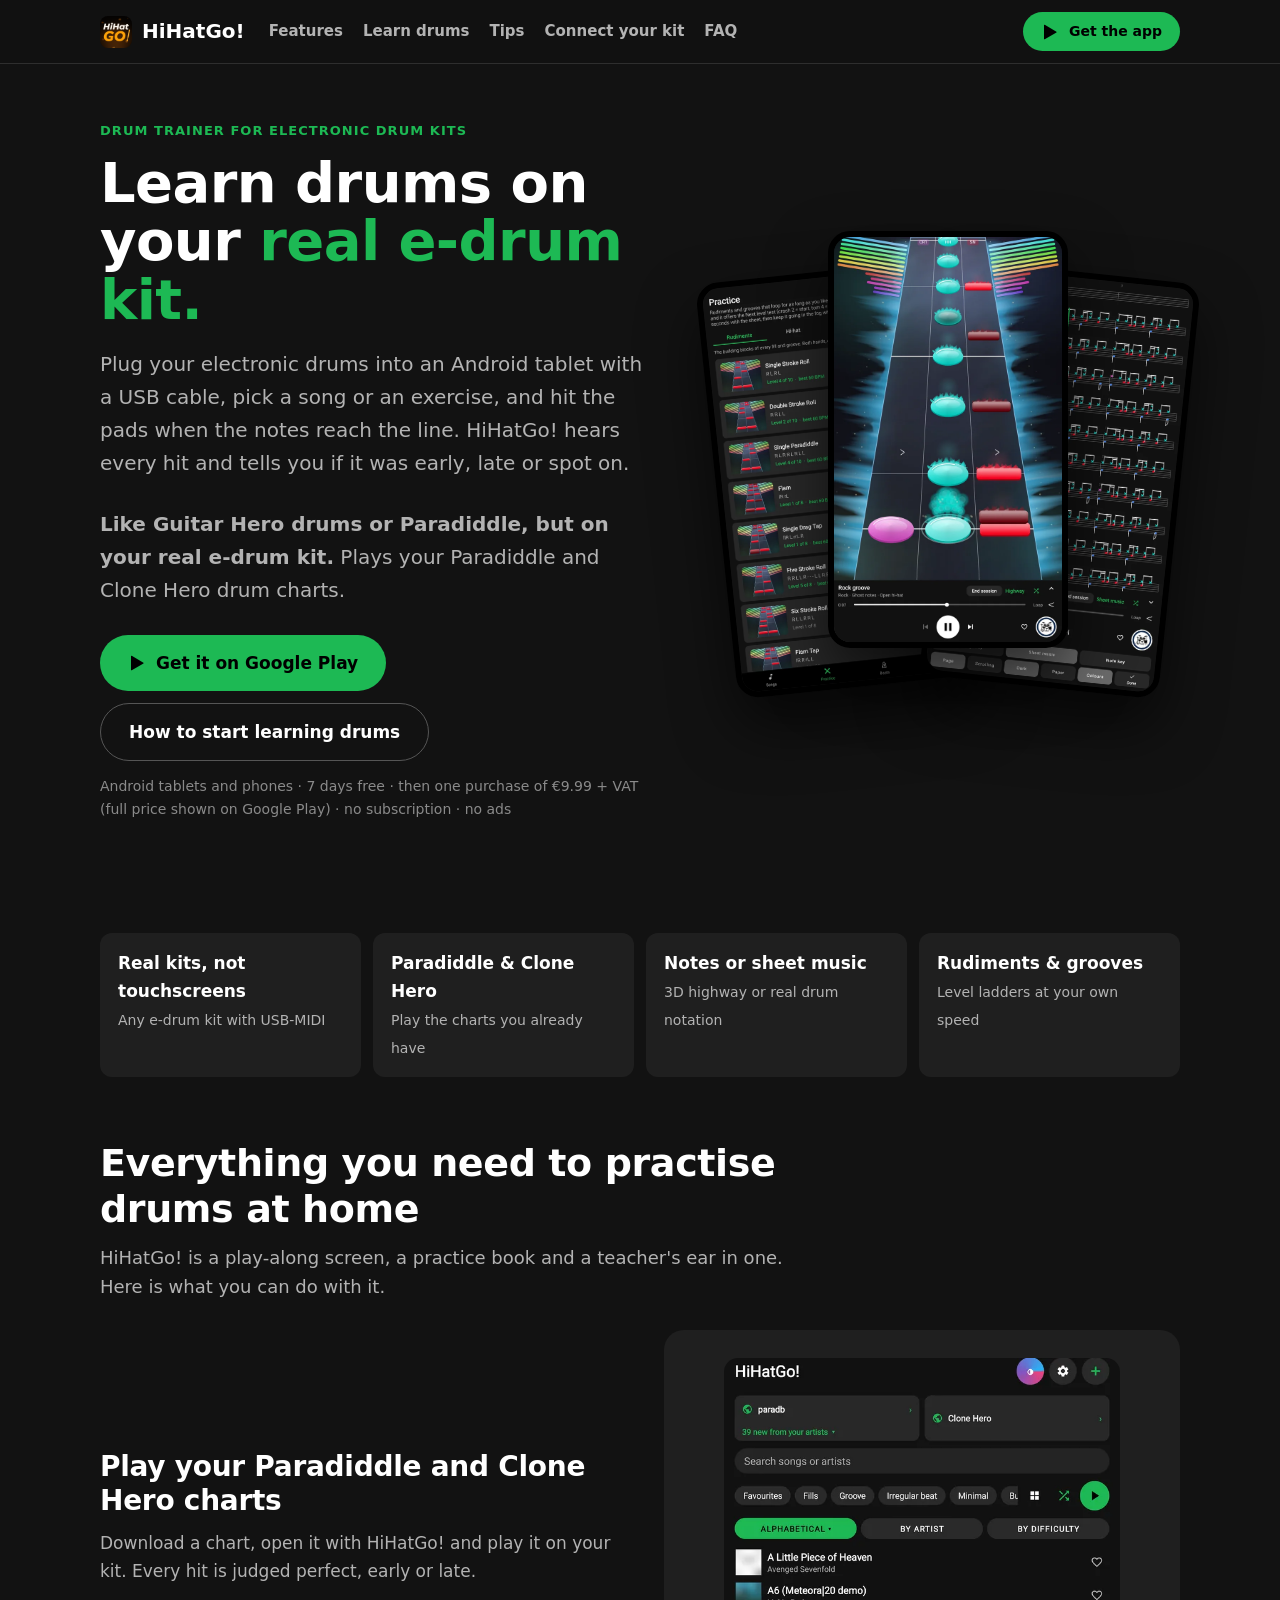
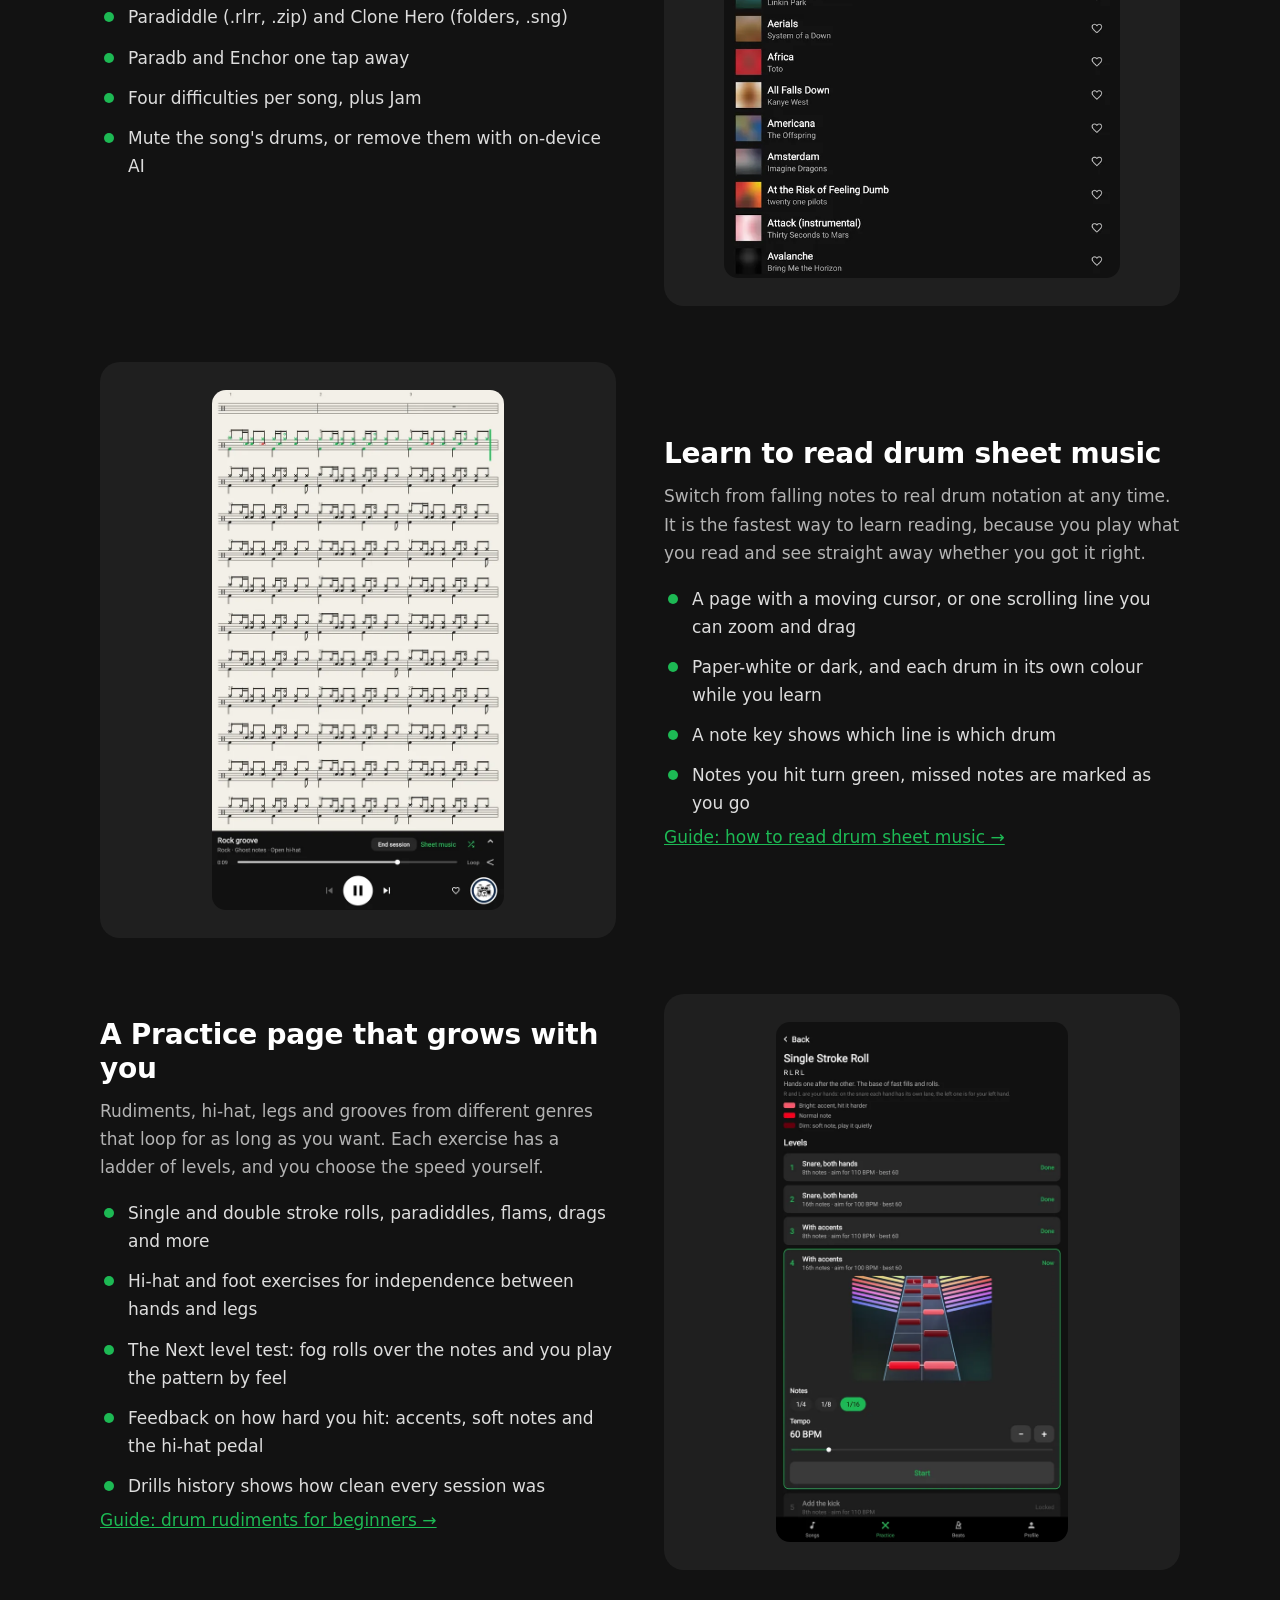
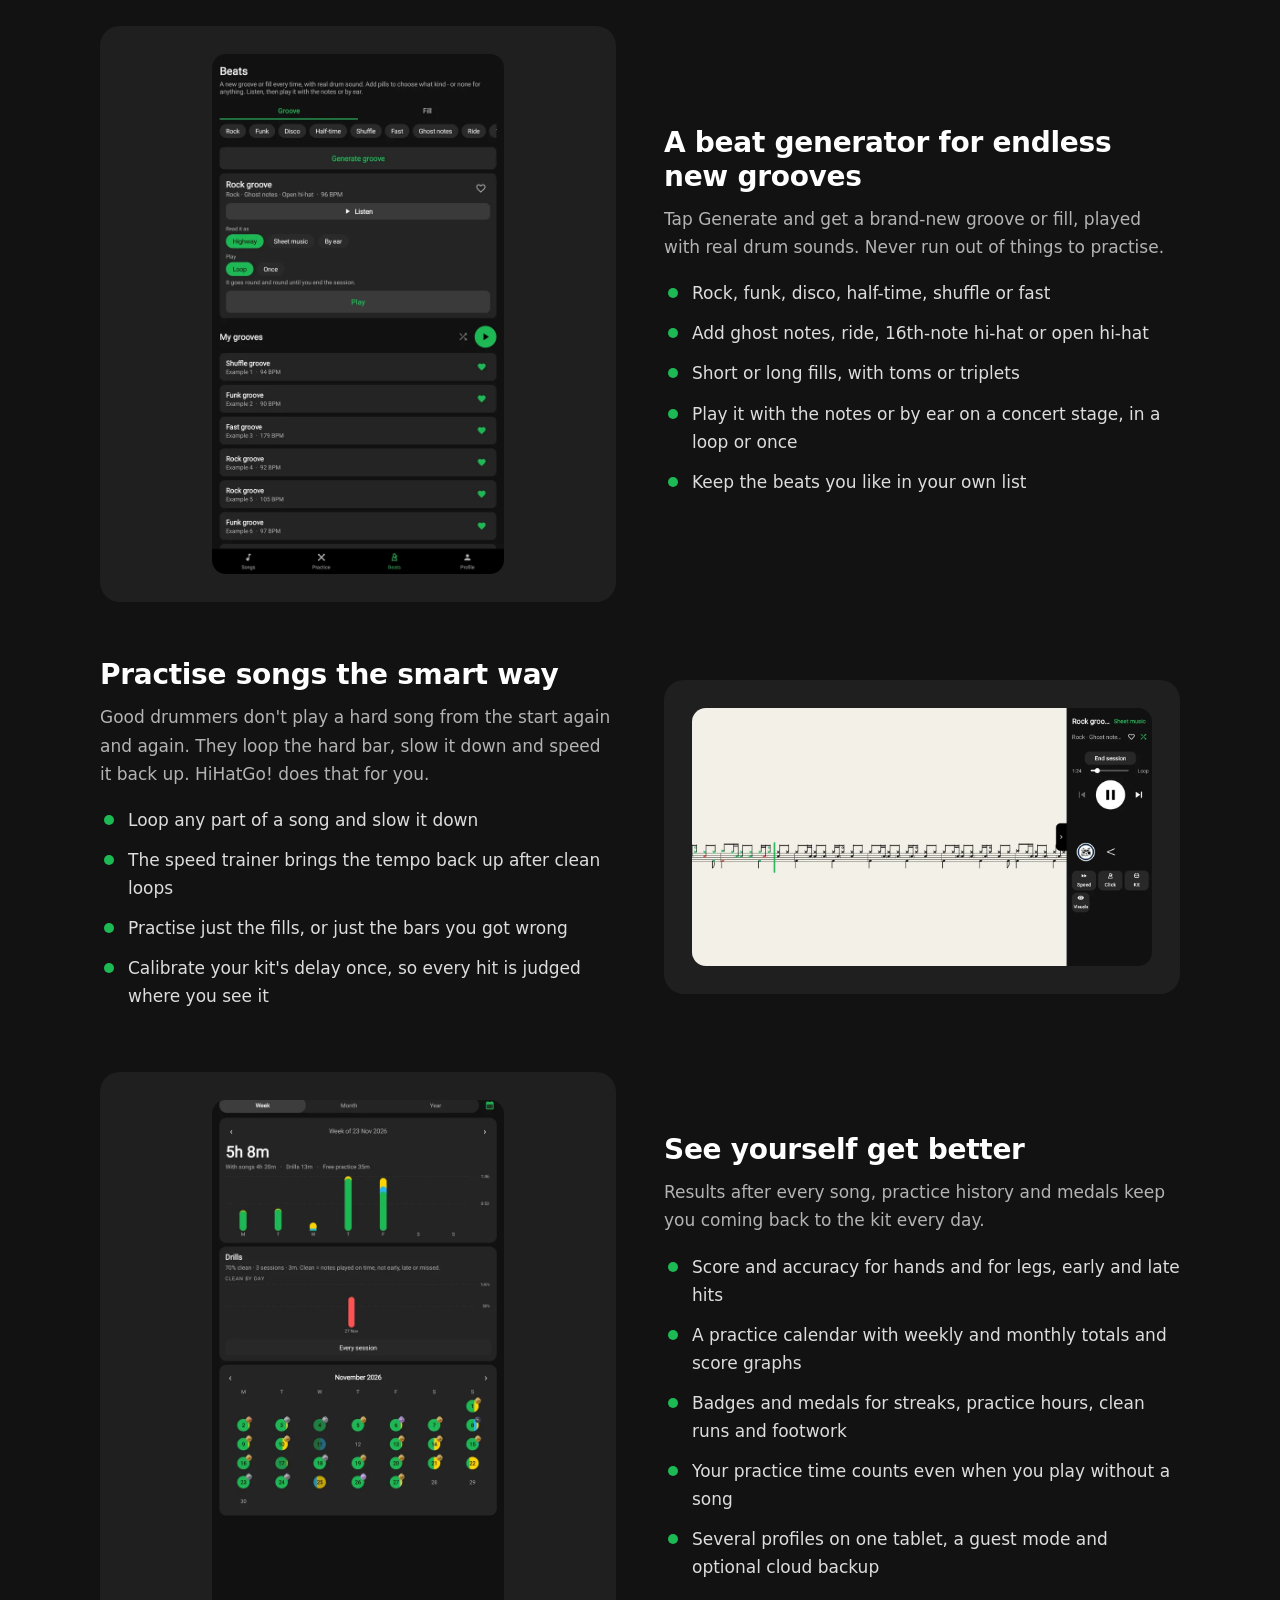
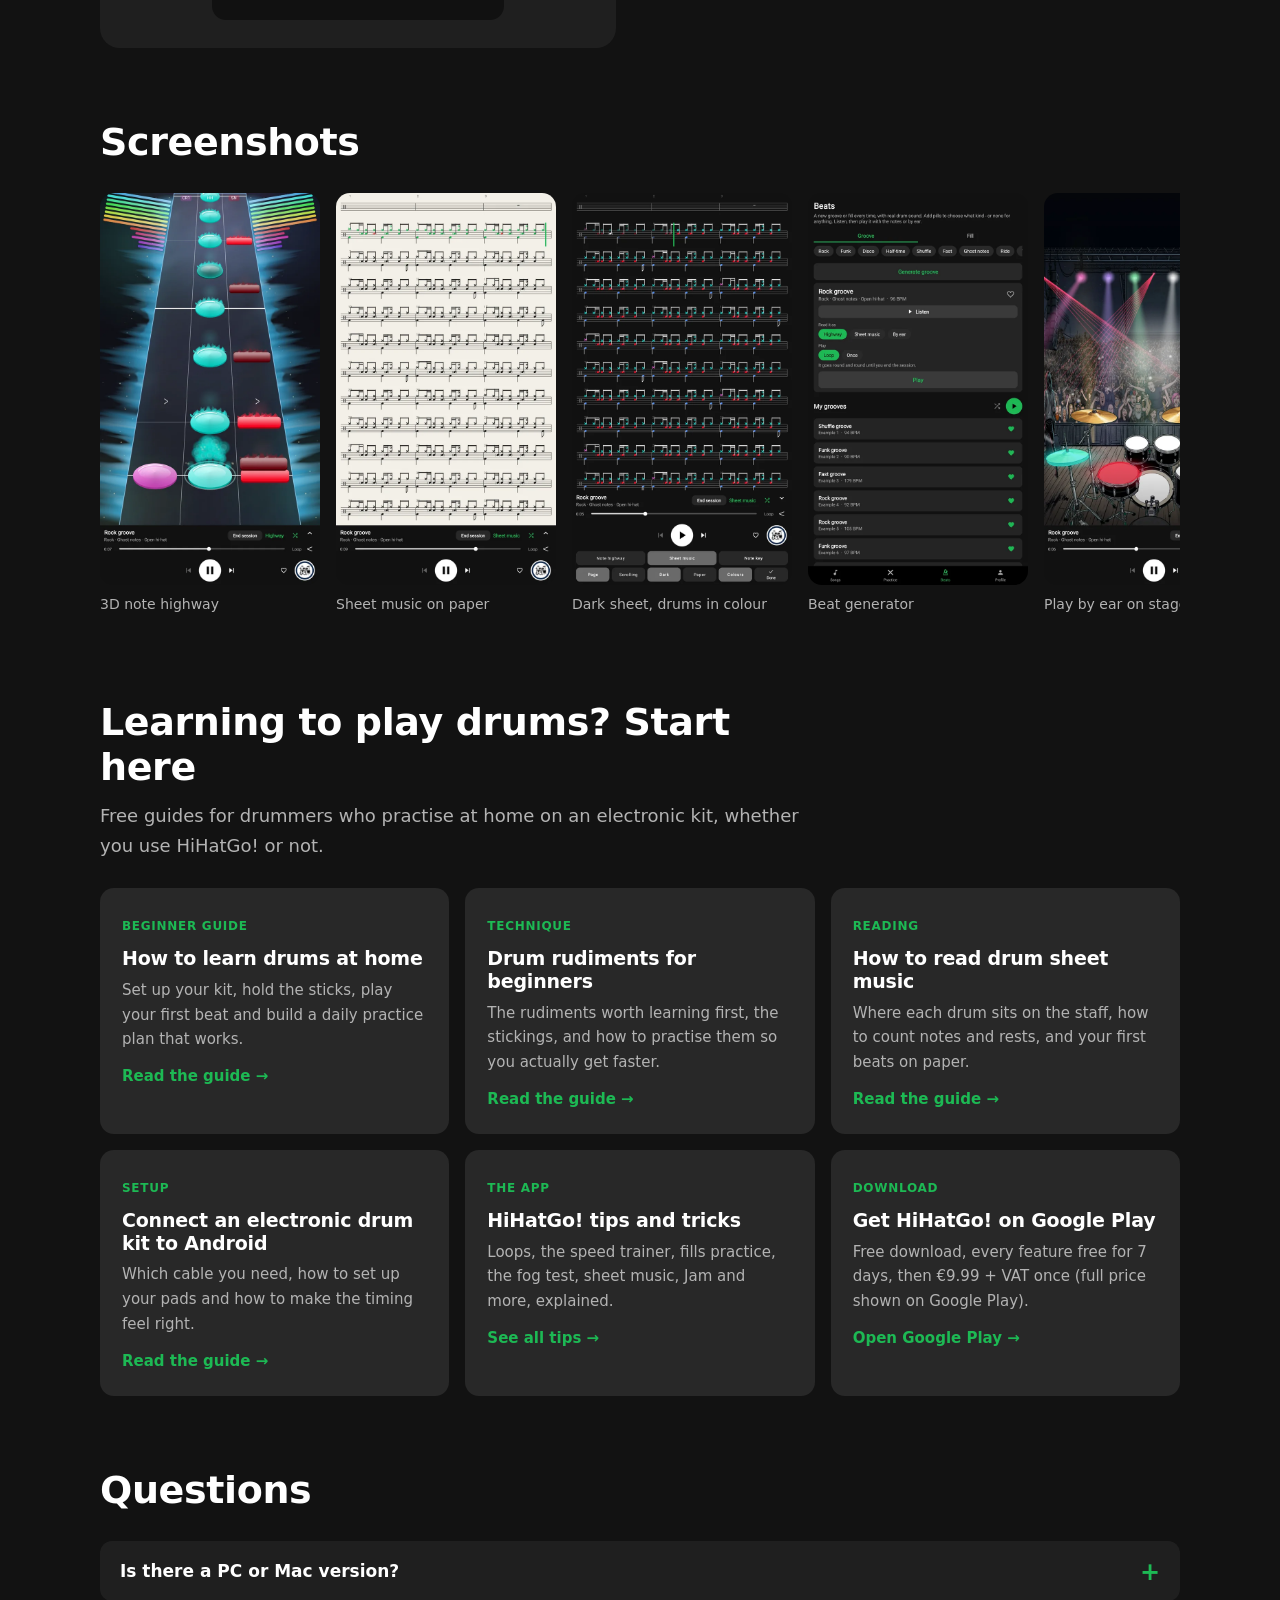
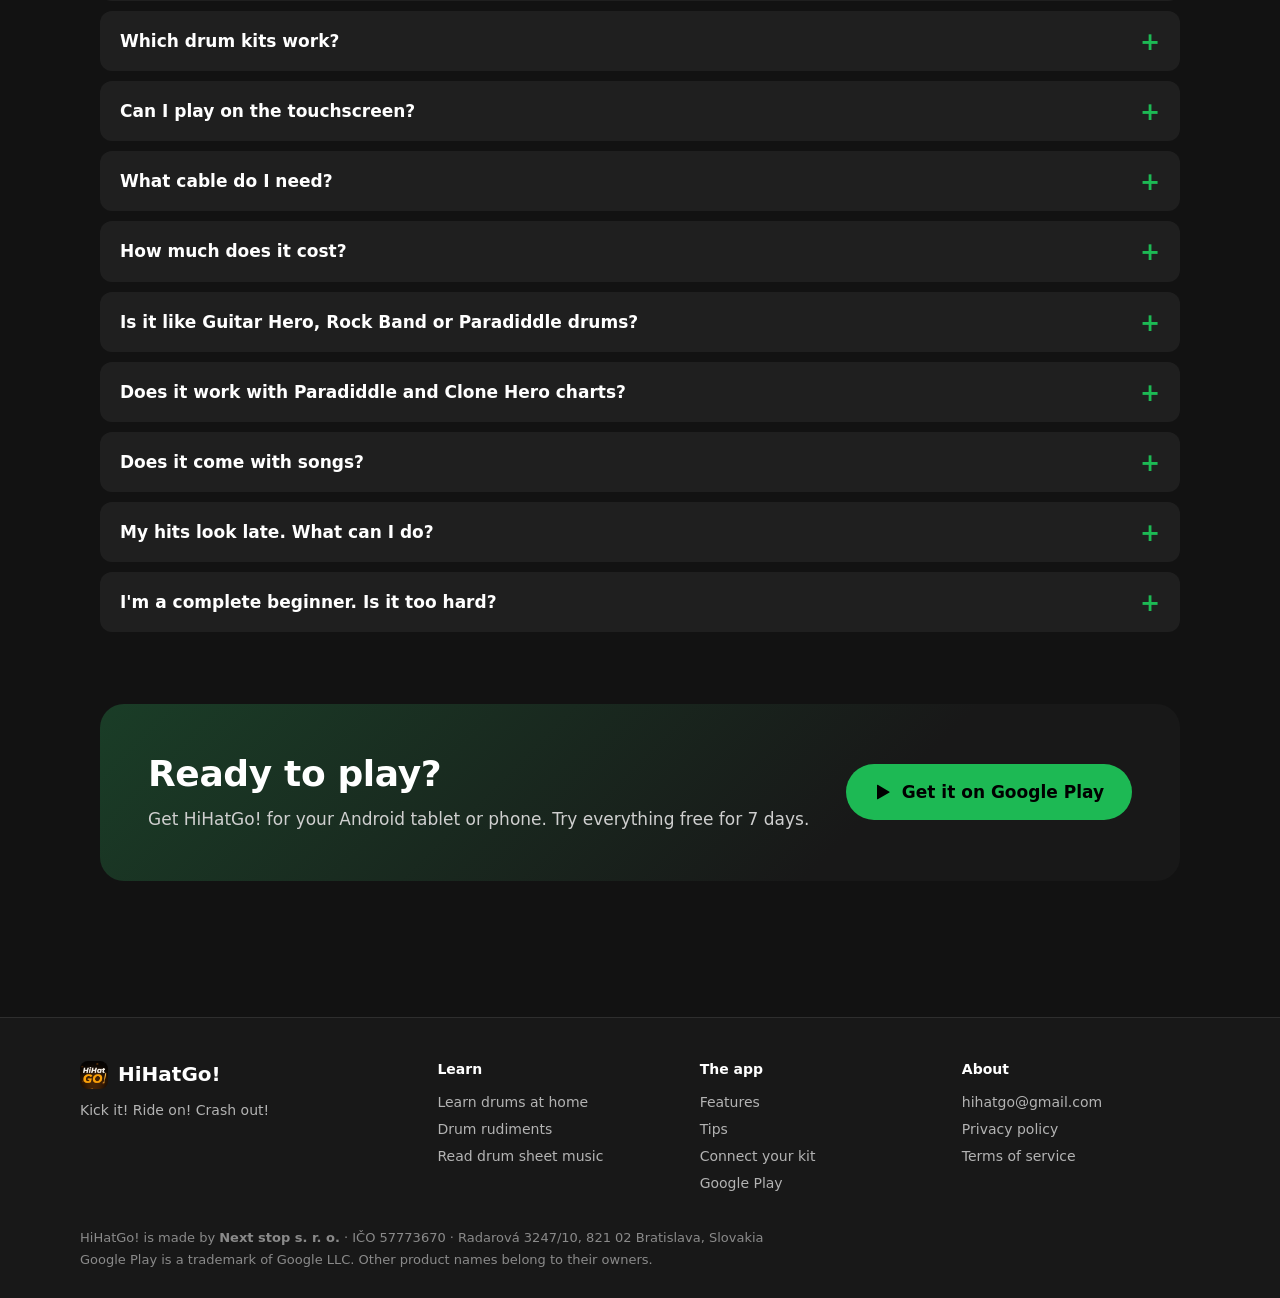
<file: index.html>
<!doctype html>
<html lang="en">
<head>
<meta charset="utf-8">
<meta name="viewport" content="width=device-width, initial-scale=1">
<title>HiHatGo! – Learn drums on your electronic drum kit | Android drum trainer</title>
<meta name="description" content="Learn to play drums at home on your electronic drum kit. Plug your e-drums into an Android tablet by USB, play along to your Paradiddle and Clone Hero charts like Guitar Hero drums, read drum sheet music, practise rudiments and grooves. 7 days free.">
<link rel="canonical" href="https://hihatgo.com/">
<meta property="og:type" content="website">
<meta property="og:site_name" content="HiHatGo!">
<meta property="og:title" content="HiHatGo! – Learn drums on your electronic drum kit | Android drum trainer">
<meta property="og:description" content="Learn to play drums at home on your electronic drum kit. Plug your e-drums into an Android tablet by USB, play along to your Paradiddle and Clone Hero charts like Guitar Hero drums, read drum sheet music, practise rudiments and grooves. 7 days free.">
<meta property="og:url" content="https://hihatgo.com/">
<meta property="og:image" content="https://hihatgo.com/img/og.jpg">
<meta name="twitter:card" content="summary_large_image">
<meta name="theme-color" content="#121212">
<link rel="icon" href="icon.png">
<link rel="stylesheet" href="style.css">
<script src="site.js" defer></script>
<script type="application/ld+json">
{"@context":"https://schema.org","@type":"SoftwareApplication","name":"HiHatGo!","operatingSystem":"Android",
"applicationCategory":"GameApplication","genre":"Music","url":"https://hihatgo.com/","downloadUrl":"https://play.google.com/store/apps/details?id=com.drumhero.appv2",
"description":"A drum trainer for real electronic drum kits: play along to Paradiddle and Clone Hero charts, read drum sheet music, practise rudiments and grooves on your e-drums over USB-MIDI.",
"offers":{"@type":"Offer","price":"0","priceCurrency":"EUR","description":"Free download with a 7-day trial, then a one-time purchase of 9.99 EUR + VAT (full price shown on Google Play)"},
"publisher":{"@type":"Organization","name":"Next stop s. r. o.","email":"hihatgo@gmail.com"}}
</script>
<script type="application/ld+json">
{"@context":"https://schema.org","@type":"FAQPage","mainEntity":[
{"@type":"Question","name":"Is there a PC or Mac version?","acceptedAnswer":{"@type":"Answer","text":"Not yet. HiHatGo! is an Android app for tablets and phones. There is no Windows or Mac version at the moment."}},
{"@type":"Question","name":"Which drum kits work with HiHatGo!?","acceptedAnswer":{"@type":"Answer","text":"Any electronic drum kit or pad controller that sends MIDI over USB. Most modules from Alesis, Roland, Yamaha, Millenium and others do. It is tested with the Alesis Nitro Pro."}},
{"@type":"Question","name":"Can I play it on the touchscreen?","acceptedAnswer":{"@type":"Answer","text":"No. HiHatGo! is made for a real electronic drum kit connected by USB. It is not a touchscreen drum game."}},
{"@type":"Question","name":"How much does it cost?","acceptedAnswer":{"@type":"Answer","text":"The download is free and you can try everything for 7 days. After that you unlock the app with a single one-time purchase of €9.99 + VAT (full price shown on Google Play). No subscription and no ads."}},
{"@type":"Question","name":"Is it like Guitar Hero, Rock Band or Paradiddle drums?","acceptedAnswer":{"@type":"Answer","text":"Yes, the idea is the same: notes come towards you and you hit them in time with the music. The difference is that you play on a real electronic drum kit instead of a plastic controller or VR, and the app also teaches you with sheet music, rudiments and grooves. HiHatGo! is not affiliated with Guitar Hero, Rock Band, Paradiddle or Clone Hero."}},
{"@type":"Question","name":"Does it work with Paradiddle and Clone Hero charts?","acceptedAnswer":{"@type":"Answer","text":"Yes. HiHatGo! plays Paradiddle charts (.rlrr song folders and .zip files, for example from paradb) and Clone Hero drum charts (song folders with notes.chart or notes.mid, and .sng files, for example from Enchor). Open the downloaded file with HiHatGo! and it is added to your library."}},
{"@type":"Question","name":"Does it come with songs?","acceptedAnswer":{"@type":"Answer","text":"HiHatGo! does not include copyrighted songs. You add your own music and charts: Paradiddle charts and Clone Hero charts. The Practice page and the beat generator work without any songs."}}
]}
</script>
</head>
<body>
<header class="top"><div class="topin">
<a class="brand" href="index.html"><img src="icon.png" alt="" width="32" height="32">HiHatGo!</a>
<nav><a href="index.html#features">Features</a><a href="learn-drums.html">Learn drums</a><a href="tips.html">Tips</a><a href="setup.html">Connect your kit</a><a href="index.html#faq">FAQ</a></nav>
<a class="btn small" href="https://play.google.com/store/apps/details?id=com.drumhero.appv2"><svg class="pi" viewBox="0 0 24 24" aria-hidden="true"><path d="M4 2.8v18.4c0 .5.6.8 1 .5l15.6-9.2c.4-.2.4-.8 0-1L5 2.3c-.4-.3-1 0-1 .5z"/></svg>Get the app</a>
<details class="mmenu"><summary aria-label="Menu"><i></i><i></i><i></i></summary><div class="mlist"><a href="index.html#features">Features</a><a href="learn-drums.html">Learn drums</a><a href="tips.html">Tips</a><a href="setup.html">Connect your kit</a><a href="index.html#faq">FAQ</a></div></details>
</div></header>
<main class="home">

<section class="hero">
<div>
<p class="eyebrow">Drum trainer for electronic drum kits</p>
<h1>Learn drums on your <span>real e‑drum kit.</span></h1>
<p class="lead">Plug your electronic drums into an Android tablet with a USB cable, pick a song or an exercise,
and hit the pads when the notes reach the line. HiHatGo! hears every hit and tells you if it was early, late or spot on.</p>
<p class="lead"><strong>Like Guitar Hero drums or Paradiddle, but on your real e-drum kit.</strong> Plays your Paradiddle and Clone Hero drum charts.</p>
<div class="ctas">
<a class="btn" href="https://play.google.com/store/apps/details?id=com.drumhero.appv2"><svg class="pi" viewBox="0 0 24 24" aria-hidden="true"><path d="M4 2.8v18.4c0 .5.6.8 1 .5l15.6-9.2c.4-.2.4-.8 0-1L5 2.3c-.4-.3-1 0-1 .5z"/></svg>Get it on Google Play</a>
<a class="btn ghost" href="learn-drums.html">How to start learning drums</a>
</div>
<p class="small-note">Android tablets and phones · 7 days free · then one purchase of €9.99 + VAT (full price shown on Google Play) · no subscription · no ads</p>
</div>
<div class="phones">
<img src="img/07_practice_page.webp" alt="The Practice page with rudiments and their levels" width="640" height="1138">
<img src="img/01_highway.webp" alt="Notes coming down the lanes on the 3D note highway" width="640" height="1138">
<img src="img/03_note_sheet_dark_colours.webp" alt="Drum sheet music with each drum in its own colour" width="640" height="1138">
</div>
</section>

<div class="facts">
<div class="fact"><b>Real kits, not touchscreens</b><span>Any e-drum kit with USB-MIDI</span></div>
<div class="fact"><b>Paradiddle &amp; Clone Hero</b><span>Play the charts you already have</span></div>
<div class="fact"><b>Notes or sheet music</b><span>3D highway or real drum notation</span></div>
<div class="fact"><b>Rudiments &amp; grooves</b><span>Level ladders at your own speed</span></div>
</div>

<section id="features">
<div class="sechead">
<h2>Everything you need to practise drums at home</h2>
<p>HiHatGo! is a play-along screen, a practice book and a teacher's ear in one. Here is what you can do with it.</p>
</div>

<div class="ftabs"><button type="button">Songs</button><button type="button">Sheet music</button><button type="button">Practice</button><button type="button">Beat generator</button><button type="button">Smart practice</button><button type="button">Progress</button></div>

<div class="feature">
<div class="ftext">
<h3>Play your Paradiddle and Clone Hero charts</h3>
<p>Download a chart, open it with HiHatGo! and play it on your kit. Every hit is judged perfect, early or late.</p>
<ul>
<li>Paradiddle (.rlrr, .zip) and Clone Hero (folders, .sng)</li>
<li>Paradb and Enchor one tap away</li>
<li>Four difficulties per song, plus Jam</li>
<li>Mute the song's drums, or remove them with on-device AI</li>
</ul>
</div>
<div class="fpic"><img src="img/10_songs_import.webp" alt="The song list with the paradb and Clone Hero buttons" width="640" height="839" loading="lazy"></div>
</div>

<div class="feature flip">
<div class="ftext">
<h3>Learn to read drum sheet music</h3>
<p>Switch from falling notes to real drum notation at any time. It is the fastest way to learn reading, because you
play what you read and see straight away whether you got it right.</p>
<ul>
<li>A page with a moving cursor, or one scrolling line you can zoom and drag</li>
<li>Paper-white or dark, and each drum in its own colour while you learn</li>
<li>A note key shows which line is which drum</li>
<li>Notes you hit turn green, missed notes are marked as you go</li>
</ul>
<p><a href="read-drum-sheet-music.html">Guide: how to read drum sheet music →</a></p>
</div>
<div class="fpic"><img src="img/02_note_sheet_paper.webp" alt="Drum sheet music on paper with a moving cursor" width="640" height="1138" loading="lazy"></div>
</div>

<div class="feature">
<div class="ftext">
<h3>A Practice page that grows with you</h3>
<p>Rudiments, hi-hat, legs and grooves from different genres that loop for as long as you want. Each exercise has a
ladder of levels, and you choose the speed yourself.</p>
<ul>
<li>Single and double stroke rolls, paradiddles, flams, drags and more</li>
<li>Hi-hat and foot exercises for independence between hands and legs</li>
<li>The Next level test: fog rolls over the notes and you play the pattern by feel</li>
<li>Feedback on how hard you hit: accents, soft notes and the hi-hat pedal</li>
<li>Drills history shows how clean every session was</li>
</ul>
<p><a href="drum-rudiments.html">Guide: drum rudiments for beginners →</a></p>
</div>
<div class="fpic"><img src="img/08_exercise_levels.webp" alt="An exercise with its ladder of levels and the tempo" width="640" height="1138" loading="lazy"></div>
</div>

<div class="feature flip">
<div class="ftext">
<h3>A beat generator for endless new grooves</h3>
<p>Tap Generate and get a brand-new groove or fill, played with real drum sounds. Never run out of things to practise.</p>
<ul>
<li>Rock, funk, disco, half-time, shuffle or fast</li>
<li>Add ghost notes, ride, 16th-note hi-hat or open hi-hat</li>
<li>Short or long fills, with toms or triplets</li>
<li>Play it with the notes or by ear on a concert stage, in a loop or once</li>
<li>Keep the beats you like in your own list</li>
</ul>
</div>
<div class="fpic"><img src="img/05_beat_generator.webp" alt="The beat generator with style choices and saved grooves" width="640" height="1138" loading="lazy"></div>
</div>

<div class="feature">
<div class="ftext">
<h3>Practise songs the smart way</h3>
<p>Good drummers don't play a hard song from the start again and again. They loop the hard bar, slow it down and
speed it back up. HiHatGo! does that for you.</p>
<ul>
<li>Loop any part of a song and slow it down</li>
<li>The speed trainer brings the tempo back up after clean loops</li>
<li>Practise just the fills, or just the bars you got wrong</li>
<li>Calibrate your kit's delay once, so every hit is judged where you see it</li>
</ul>
</div>
<div class="fpic"><img src="img/04_note_sheet_line.webp" alt="A song with the Loop slider and the Speed button" width="640" height="1138" loading="lazy"></div>
</div>

<div class="feature flip">
<div class="ftext">
<h3>See yourself get better</h3>
<p>Results after every song, practice history and medals keep you coming back to the kit every day.</p>
<ul>
<li>Score and accuracy for hands and for legs, early and late hits</li>
<li>A practice calendar with weekly and monthly totals and score graphs</li>
<li>Badges and medals for streaks, practice hours, clean runs and footwork</li>
<li>Your practice time counts even when you play without a song</li>
<li>Several profiles on one tablet, a guest mode and optional cloud backup</li>
</ul>
</div>
<div class="fpic"><img src="img/09_practice_history.webp" alt="Practice history: the week, drills and a calendar with medals" width="640" height="1138" loading="lazy"></div>
</div>
</section>

<section class="shotsec">
<div class="sechead"><h2>Screenshots</h2></div>
<div class="shots">
<figure><img src="img/01_highway.webp" alt="" width="640" height="1138" loading="lazy"><figcaption>3D note highway</figcaption></figure>
<figure><img src="img/02_note_sheet_paper.webp" alt="" width="640" height="1138" loading="lazy"><figcaption>Sheet music on paper</figcaption></figure>
<figure><img src="img/03_note_sheet_dark_colours.webp" alt="" width="640" height="1138" loading="lazy"><figcaption>Dark sheet, drums in colour</figcaption></figure>
<figure><img src="img/05_beat_generator.webp" alt="" width="640" height="1138" loading="lazy"><figcaption>Beat generator</figcaption></figure>
<figure><img src="img/06_by_ear_stage.webp" alt="" width="640" height="1138" loading="lazy"><figcaption>Play by ear on stage</figcaption></figure>
<figure><img src="img/07_practice_page.webp" alt="" width="640" height="1138" loading="lazy"><figcaption>Practice page</figcaption></figure>
<figure><img src="img/08_exercise_levels.webp" alt="" width="640" height="1138" loading="lazy"><figcaption>Exercise levels</figcaption></figure>
<figure><img src="img/10_songs_import.webp" alt="" width="640" height="839" loading="lazy"><figcaption>Paradiddle and Clone Hero charts</figcaption></figure>
<figure><img src="img/09_practice_history.webp" alt="" width="640" height="1138" loading="lazy"><figcaption>Practice history and medals</figcaption></figure>
</div>
</section>

<section>
<div class="sechead">
<h2>Learning to play drums? Start here</h2>
<p>Free guides for drummers who practise at home on an electronic kit, whether you use HiHatGo! or not.</p>
</div>
<div class="grid">
<a class="card" href="learn-drums.html"><span class="tag">Beginner guide</span><h3>How to learn drums at home</h3>
<p>Set up your kit, hold the sticks, play your first beat and build a daily practice plan that works.</p><span class="more">Read the guide →</span></a>
<a class="card" href="drum-rudiments.html"><span class="tag">Technique</span><h3>Drum rudiments for beginners</h3>
<p>The rudiments worth learning first, the stickings, and how to practise them so you actually get faster.</p><span class="more">Read the guide →</span></a>
<a class="card" href="read-drum-sheet-music.html"><span class="tag">Reading</span><h3>How to read drum sheet music</h3>
<p>Where each drum sits on the staff, how to count notes and rests, and your first beats on paper.</p><span class="more">Read the guide →</span></a>
<a class="card" href="setup.html"><span class="tag">Setup</span><h3>Connect an electronic drum kit to Android</h3>
<p>Which cable you need, how to set up your pads and how to make the timing feel right.</p><span class="more">Read the guide →</span></a>
<a class="card" href="tips.html"><span class="tag">The app</span><h3>HiHatGo! tips and tricks</h3>
<p>Loops, the speed trainer, fills practice, the fog test, sheet music, Jam and more, explained.</p><span class="more">See all tips →</span></a>
<a class="card" href="https://play.google.com/store/apps/details?id=com.drumhero.appv2"><span class="tag">Download</span><h3>Get HiHatGo! on Google Play</h3>
<p>Free download, every feature free for 7 days, then €9.99 + VAT once (full price shown on Google Play).</p><span class="more">Open Google Play →</span></a>
</div>
</section>

<section id="faq">
<div class="sechead"><h2>Questions</h2></div>
<details><summary>Is there a PC or Mac version?</summary>
<p>Not yet. HiHatGo! is an Android app for tablets and phones. There is no Windows or Mac version at the moment.
A tablet is the best fit: the bigger screen is easier to read from behind the kit.</p></details>
<details><summary>Which drum kits work?</summary>
<p>Any electronic drum kit or pad controller that sends MIDI over USB. Most modules from Alesis, Roland, Yamaha,
Millenium and others do. HiHatGo! is tested with the Alesis Nitro Pro. You can assign every pad yourself on the
Drum kit page, so unusual layouts work too. See <a href="setup.html">Connect your kit</a>.</p></details>
<details><summary>Can I play on the touchscreen?</summary>
<p>No. HiHatGo! is made for a real electronic drum kit connected with a USB cable. It is not a touchscreen drum game.</p></details>
<details><summary>What cable do I need?</summary>
<p>A USB cable from your drum module to your tablet. Most modules have a square USB-B port, and most tablets have
USB-C, so a USB-B to USB-C cable (or your module's own cable plus a USB-C OTG adapter) is all you need.</p></details>
<details><summary>How much does it cost?</summary>
<p>The download is free, and every feature is open for 7 days. After that you unlock HiHatGo! with a single one-time
purchase of <strong>€9.99 + VAT</strong> (full price shown on Google Play). No subscription and no ads.</p></details>
<details><summary>Is it like Guitar Hero, Rock Band or Paradiddle drums?</summary>
<p>Yes, the idea is the same: notes come towards you and you hit them in time with the music. The difference is that
you play on a real electronic drum kit instead of a plastic controller or VR, and the app also teaches you with sheet
music, rudiments and grooves. HiHatGo! is not affiliated with Guitar Hero, Rock Band, Paradiddle or Clone Hero.</p></details>
<details><summary>Does it work with Paradiddle and Clone Hero charts?</summary>
<p>Yes. HiHatGo! plays Paradiddle charts (.rlrr song folders and .zip files, for example from paradb) and Clone Hero
drum charts (song folders with notes.chart or notes.mid, and .sng files, for example from Enchor). Open the downloaded
file with HiHatGo! and it is added to your library, no unzipping needed.</p></details>
<details><summary>Does it come with songs?</summary>
<p>HiHatGo! does not include copyrighted songs. You add your own music and charts: Paradiddle charts
(.rlrr, .zip) and Clone Hero charts (folders, .sng). You can also jam along to any music file without a chart. The Practice page and the beat generator
work straight away without any songs.</p></details>
<details><summary>My hits look late. What can I do?</summary>
<p>Run the delay calibration once in Settings → Audio &amp; latency. Every kit and tablet has a slightly different delay;
after calibration your hits are judged exactly where you see them. Bluetooth headphones add a lot of delay, so use
the module's headphones or a cable.</p></details>
<details><summary>I'm a complete beginner. Is it too hard?</summary>
<p>No. Start on the Practice page with the first level of an exercise at a slow tempo, and read our
<a href="learn-drums.html">beginner guide</a>. Songs have easier difficulties, and you can slow any song down.</p></details>
</section>

<section class="band">
<div><h2>Ready to play?</h2>
<p>Get HiHatGo! for your Android tablet or phone. Try everything free for 7 days.</p></div>
<a class="btn" href="https://play.google.com/store/apps/details?id=com.drumhero.appv2"><svg class="pi" viewBox="0 0 24 24" aria-hidden="true"><path d="M4 2.8v18.4c0 .5.6.8 1 .5l15.6-9.2c.4-.2.4-.8 0-1L5 2.3c-.4-.3-1 0-1 .5z"/></svg>Get it on Google Play</a>
</section>
</main>
<footer>
<div class="footin">
<div><a class="brand" href="index.html"><img src="icon.png" alt="" width="28" height="28">HiHatGo!</a>
<p>Kick it! Ride on! Crash out!</p></div>
<div><h4>Learn</h4><a href="learn-drums.html">Learn drums at home</a><a href="drum-rudiments.html">Drum rudiments</a>
<a href="read-drum-sheet-music.html">Read drum sheet music</a></div>
<div><h4>The app</h4><a href="index.html#features">Features</a><a href="tips.html">Tips</a>
<a href="setup.html">Connect your kit</a><a href="https://play.google.com/store/apps/details?id=com.drumhero.appv2">Google Play</a></div>
<div><h4>About</h4><a href="mailto:hihatgo@gmail.com">hihatgo@gmail.com</a><a href="privacy.html">Privacy policy</a>
<a href="terms.html">Terms of service</a></div>
</div>
<p class="legal">HiHatGo! is made by <strong>Next stop s. r. o.</strong> · IČO 57773670 · Radarová 3247/10, 821 02 Bratislava, Slovakia<br>
Google Play is a trademark of Google LLC. Other product names belong to their owners.</p>
</footer>
</body>
</html>
</file>
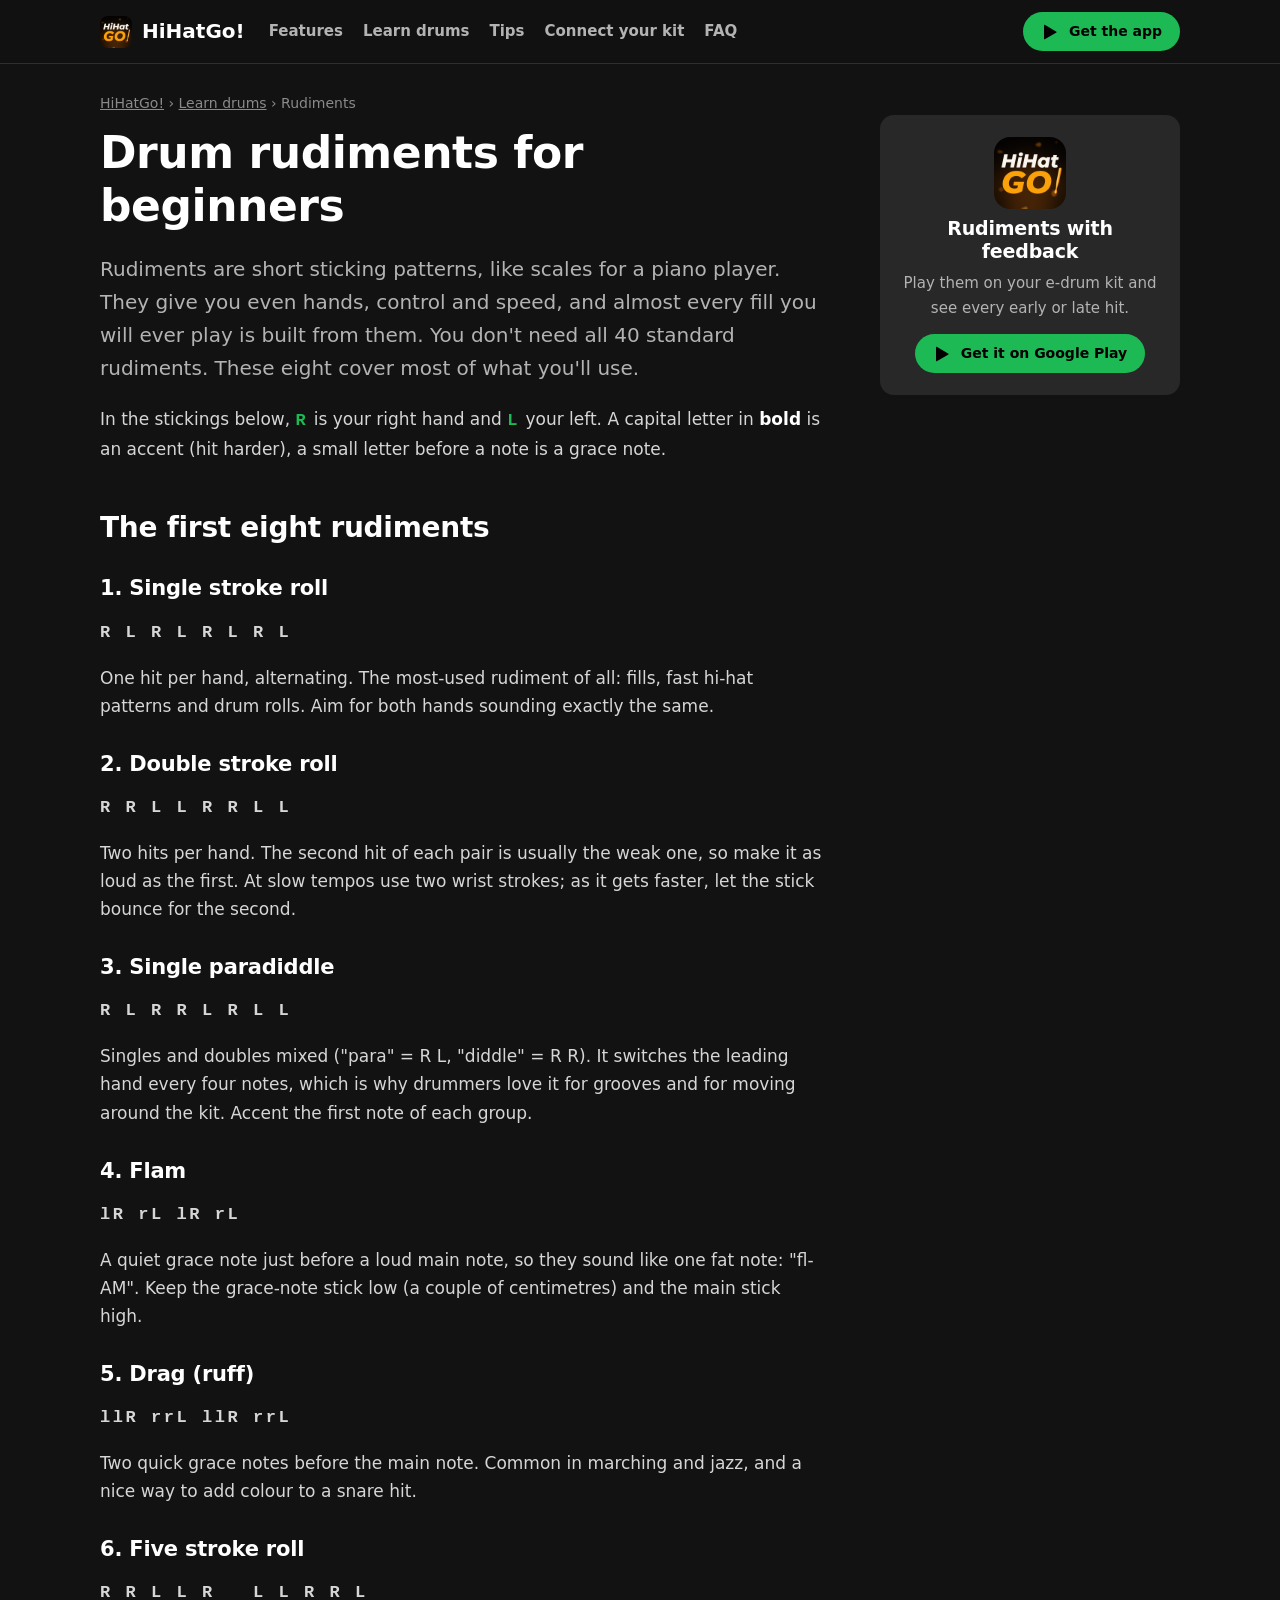
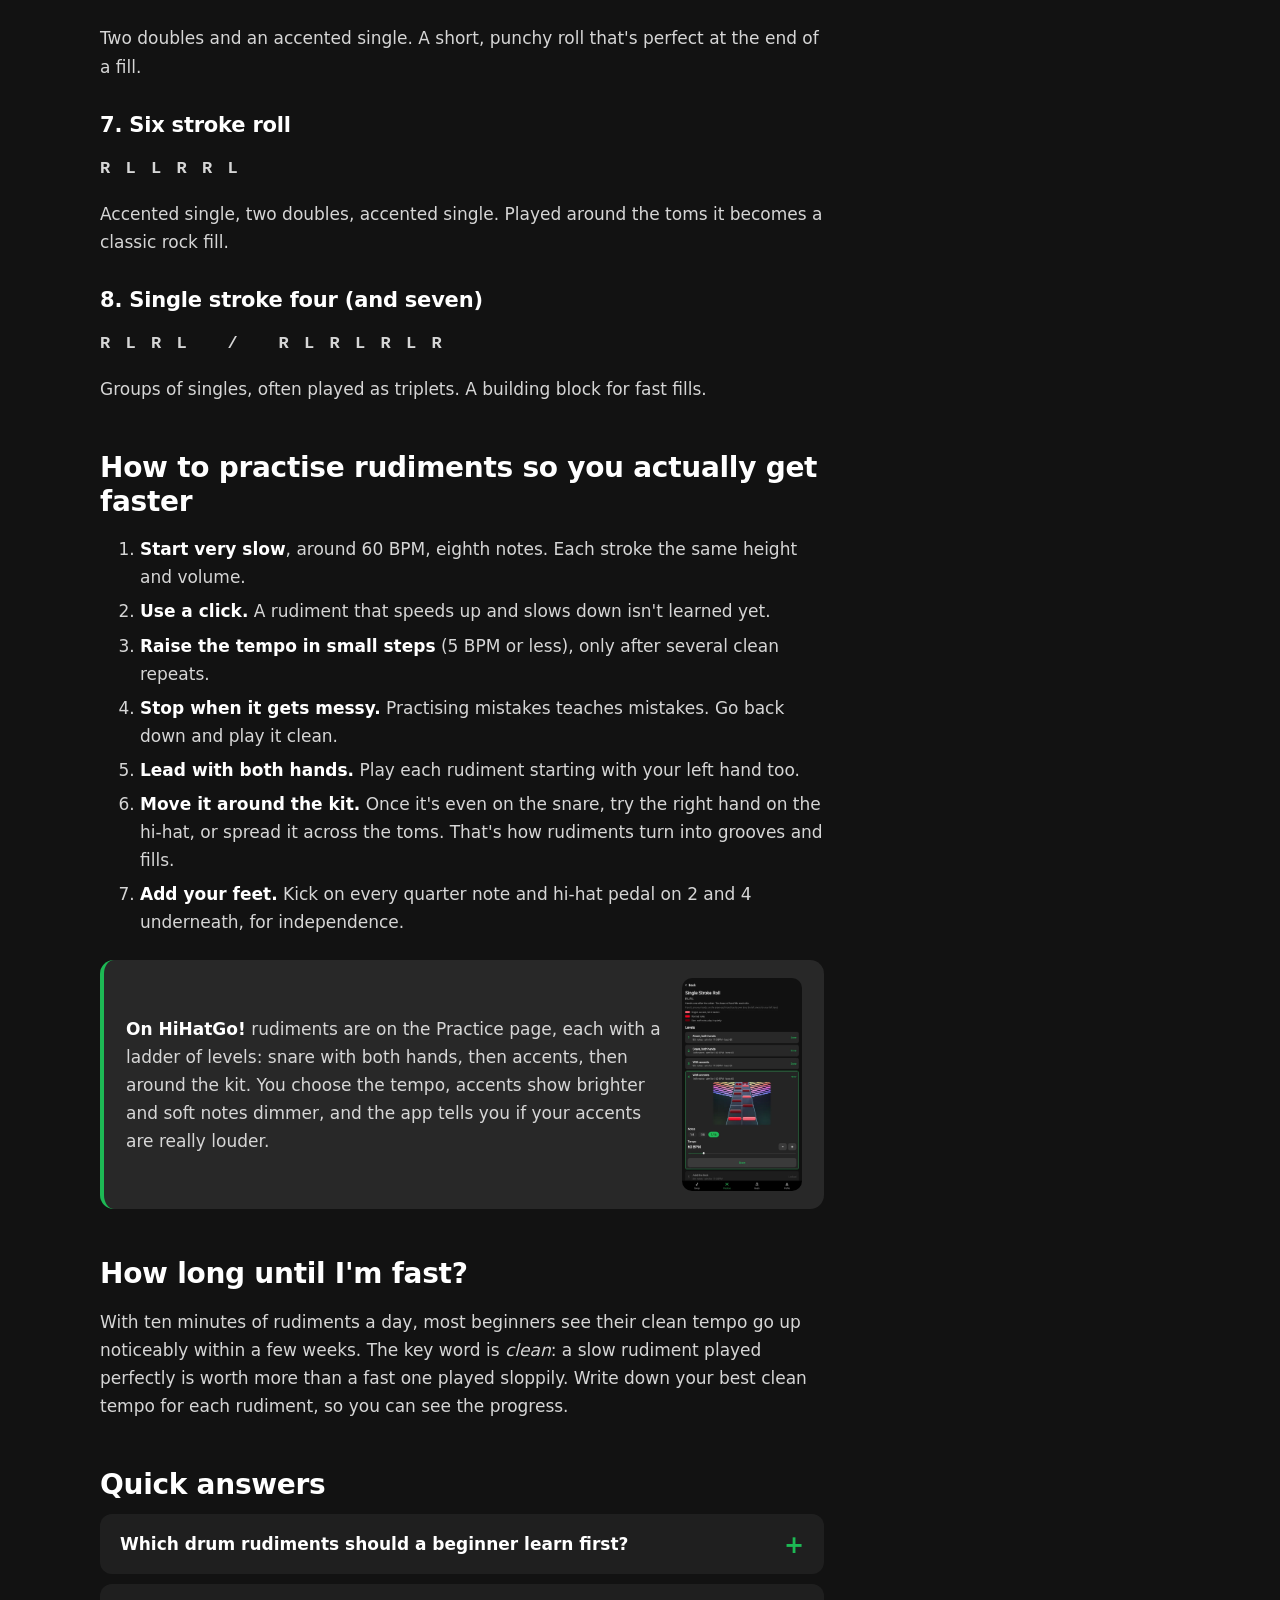
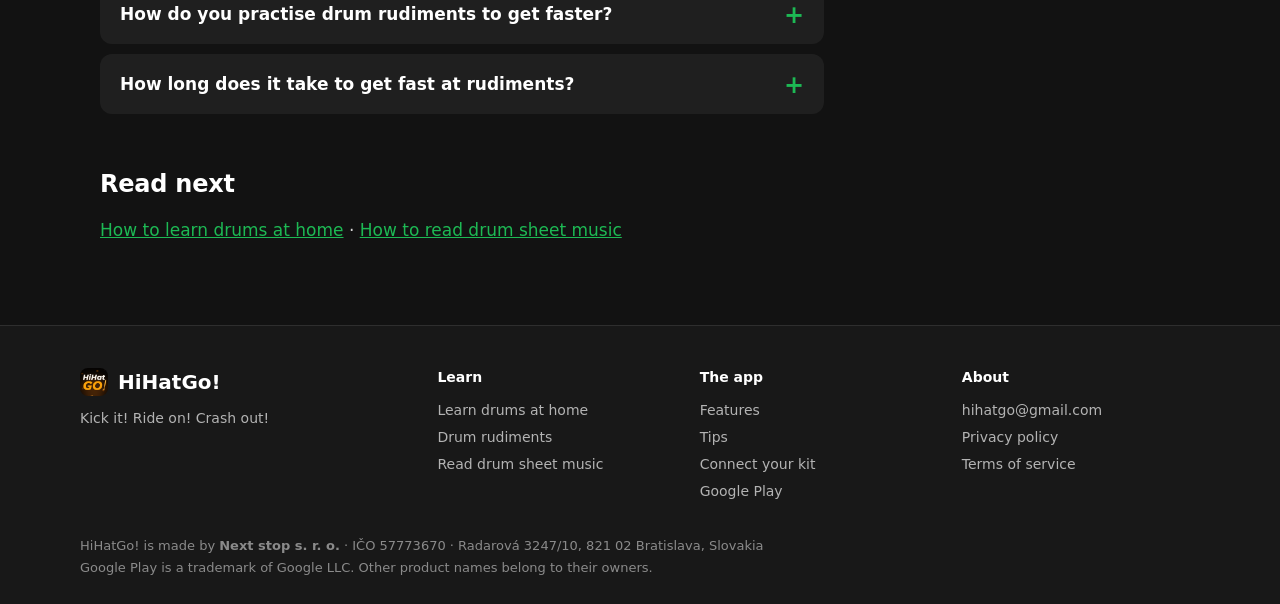
<file: drum-rudiments.html>
<!doctype html>
<html lang="en">
<head>
<meta charset="utf-8">
<meta name="viewport" content="width=device-width, initial-scale=1">
<title>Drum rudiments for beginners – the first 8 to learn and how to practise them</title>
<meta name="description" content="The essential drum rudiments for beginners with stickings: single and double stroke rolls, paradiddle, flam, drag, five and six stroke rolls. Plus a simple way to practise them so you actually get faster.">
<link rel="canonical" href="https://hihatgo.com/drum-rudiments.html">
<meta property="og:type" content="website">
<meta property="og:site_name" content="HiHatGo!">
<meta property="og:title" content="Drum rudiments for beginners – the first 8 to learn and how to practise them">
<meta property="og:description" content="The essential drum rudiments for beginners with stickings: single and double stroke rolls, paradiddle, flam, drag, five and six stroke rolls. Plus a simple way to practise them so you actually get faster.">
<meta property="og:url" content="https://hihatgo.com/drum-rudiments.html">
<meta property="og:image" content="https://hihatgo.com/img/og.jpg">
<meta name="twitter:card" content="summary_large_image">
<meta name="theme-color" content="#121212">
<link rel="icon" href="icon.png">
<link rel="stylesheet" href="style.css">
<script src="site.js" defer></script>
<script type="application/ld+json">
{"@context":"https://schema.org","@type":"Article","headline":"Drum rudiments for beginners","author":{"@type":"Organization","name":"HiHatGo!"},"publisher":{"@type":"Organization","name":"HiHatGo!"},"mainEntityOfPage":"https://hihatgo.com/drum-rudiments.html"}
</script>
<script type="application/ld+json">{"@context": "https://schema.org", "@type": "BreadcrumbList", "itemListElement": [{"@type": "ListItem", "position": 1, "name": "HiHatGo!", "item": "https://hihatgo.com/"}, {"@type": "ListItem", "position": 2, "name": "Drum rudiments for beginners", "item": "https://hihatgo.com/drum-rudiments.html"}]}</script>
<script type="application/ld+json">{"@context": "https://schema.org", "@type": "FAQPage", "mainEntity": [{"@type": "Question", "name": "Which drum rudiments should a beginner learn first?", "acceptedAnswer": {"@type": "Answer", "text": "Start with the single stroke roll, the double stroke roll and the single paradiddle. Then add the flam, the drag, and the five and six stroke rolls."}}, {"@type": "Question", "name": "How do you practise drum rudiments to get faster?", "acceptedAnswer": {"@type": "Answer", "text": "Start very slow, around 60 BPM, with every stroke the same height and volume. Raise the tempo by 5 BPM or less, and only after several clean repeats. Write down your best clean tempo."}}, {"@type": "Question", "name": "How long does it take to get fast at rudiments?", "acceptedAnswer": {"@type": "Answer", "text": "With about ten minutes of rudiments a day, most beginners see their clean tempo go up noticeably within a few weeks."}}]}</script>
</head>
<body>
<header class="top"><div class="topin">
<a class="brand" href="index.html"><img src="icon.png" alt="" width="32" height="32">HiHatGo!</a>
<nav><a href="index.html#features">Features</a><a href="learn-drums.html">Learn drums</a><a href="tips.html">Tips</a><a href="setup.html">Connect your kit</a><a href="index.html#faq">FAQ</a></nav>
<a class="btn small" href="https://play.google.com/store/apps/details?id=com.drumhero.appv2"><svg class="pi" viewBox="0 0 24 24" aria-hidden="true"><path d="M4 2.8v18.4c0 .5.6.8 1 .5l15.6-9.2c.4-.2.4-.8 0-1L5 2.3c-.4-.3-1 0-1 .5z"/></svg>Get the app</a>
<details class="mmenu"><summary aria-label="Menu"><i></i><i></i><i></i></summary><div class="mlist"><a href="index.html#features">Features</a><a href="learn-drums.html">Learn drums</a><a href="tips.html">Tips</a><a href="setup.html">Connect your kit</a><a href="index.html#faq">FAQ</a></div></details>
</div></header>
<main class="guide">

<p class="crumbs"><a href="index.html">HiHatGo!</a> › <a href="learn-drums.html">Learn drums</a> › Rudiments</p>
<div class="guidewrap">
<article class="prose">
<h1>Drum rudiments for beginners</h1>
<p class="intro">Rudiments are short sticking patterns, like scales for a piano player. They give you even hands,
control and speed, and almost every fill you will ever play is built from them. You don't need all 40 standard
rudiments. These eight cover most of what you'll use.</p>

<p>In the stickings below, <span class="stick">R</span> is your right hand and <span class="stick">L</span> your left.
A capital letter in <strong>bold</strong> is an accent (hit harder), a small letter before a note is a grace note.</p>

<h2>The first eight rudiments</h2>

<h3>1. Single stroke roll</h3>
<p class="stick">R L R L R L R L</p>
<p>One hit per hand, alternating. The most-used rudiment of all: fills, fast hi-hat patterns and drum rolls. Aim for
both hands sounding exactly the same.</p>

<h3>2. Double stroke roll</h3>
<p class="stick">R R L L R R L L</p>
<p>Two hits per hand. The second hit of each pair is usually the weak one, so make it as loud as the first. At slow
tempos use two wrist strokes; as it gets faster, let the stick bounce for the second.</p>

<h3>3. Single paradiddle</h3>
<p class="stick"><b>R</b> L R R <b>L</b> R L L</p>
<p>Singles and doubles mixed ("para" = R L, "diddle" = R R). It switches the leading hand every four notes, which is
why drummers love it for grooves and for moving around the kit. Accent the first note of each group.</p>

<h3>4. Flam</h3>
<p class="stick">lR rL lR rL</p>
<p>A quiet grace note just before a loud main note, so they sound like one fat note: "fl-AM". Keep the grace-note
stick low (a couple of centimetres) and the main stick high.</p>

<h3>5. Drag (ruff)</h3>
<p class="stick">llR rrL llR rrL</p>
<p>Two quick grace notes before the main note. Common in marching and jazz, and a nice way to add colour to a snare hit.</p>

<h3>6. Five stroke roll</h3>
<p class="stick">R R L L <b>R</b> &nbsp; L L R R <b>L</b></p>
<p>Two doubles and an accented single. A short, punchy roll that's perfect at the end of a fill.</p>

<h3>7. Six stroke roll</h3>
<p class="stick"><b>R</b> L L R R <b>L</b></p>
<p>Accented single, two doubles, accented single. Played around the toms it becomes a classic rock fill.</p>

<h3>8. Single stroke four (and seven)</h3>
<p class="stick">R L R L &nbsp; / &nbsp; R L R L R L R</p>
<p>Groups of singles, often played as triplets. A building block for fast fills.</p>

<h2>How to practise rudiments so you actually get faster</h2>
<ol>
<li><strong>Start very slow</strong>, around 60 BPM, eighth notes. Each stroke the same height and volume.</li>
<li><strong>Use a click.</strong> A rudiment that speeds up and slows down isn't learned yet.</li>
<li><strong>Raise the tempo in small steps</strong> (5 BPM or less), only after several clean repeats.</li>
<li><strong>Stop when it gets messy.</strong> Practising mistakes teaches mistakes. Go back down and play it clean.</li>
<li><strong>Lead with both hands.</strong> Play each rudiment starting with your left hand too.</li>
<li><strong>Move it around the kit.</strong> Once it's even on the snare, try the right hand on the hi-hat, or spread
it across the toms. That's how rudiments turn into grooves and fills.</li>
<li><strong>Add your feet.</strong> Kick on every quarter note and hi-hat pedal on 2 and 4 underneath, for
independence.</li>
</ol>

<div class="box app"><div><p><strong>On HiHatGo!</strong> rudiments are on the Practice page, each with a ladder of
levels: snare with both hands, then accents, then around the kit. You choose the tempo, accents show brighter and soft
notes dimmer, and the app tells you if your accents are really louder.</p></div>
<img src="img/08_exercise_levels.webp" alt="" loading="lazy"></div>

<h2>How long until I'm fast?</h2>
<p>With ten minutes of rudiments a day, most beginners see their clean tempo go up noticeably within a few weeks.
The key word is <em>clean</em>: a slow rudiment played perfectly is worth more than a fast one played sloppily.
Write down your best clean tempo for each rudiment, so you can see the progress.</p>

<h2 id="quick-answers">Quick answers</h2>
<details><summary>Which drum rudiments should a beginner learn first?</summary>
<p>Start with the single stroke roll, the double stroke roll and the single paradiddle. Then add the flam, the drag, and the five and six stroke rolls.</p></details>
<details><summary>How do you practise drum rudiments to get faster?</summary>
<p>Start very slow, around 60 BPM, with every stroke the same height and volume. Raise the tempo by 5 BPM or less, and only after several clean repeats. Write down your best clean tempo.</p></details>
<details><summary>How long does it take to get fast at rudiments?</summary>
<p>With about ten minutes of rudiments a day, most beginners see their clean tempo go up noticeably within a few weeks.</p></details>

<div class="related"><h2>Read next</h2>
<p><a href="learn-drums.html">How to learn drums at home</a> · <a href="read-drum-sheet-music.html">How to read drum sheet music</a></p></div>
</article>
<aside class="sidecta"><div class="card"><img class="ic" src="icon.png" alt="">
<h3>Rudiments with feedback</h3>
<p>Play them on your e-drum kit and see every early or late hit.</p>
<a class="btn small" href="https://play.google.com/store/apps/details?id=com.drumhero.appv2"><svg class="pi" viewBox="0 0 24 24" aria-hidden="true"><path d="M4 2.8v18.4c0 .5.6.8 1 .5l15.6-9.2c.4-.2.4-.8 0-1L5 2.3c-.4-.3-1 0-1 .5z"/></svg>Get it on Google Play</a></div></aside>
</div>
</main>
<footer>
<div class="footin">
<div><a class="brand" href="index.html"><img src="icon.png" alt="" width="28" height="28">HiHatGo!</a>
<p>Kick it! Ride on! Crash out!</p></div>
<div><h4>Learn</h4><a href="learn-drums.html">Learn drums at home</a><a href="drum-rudiments.html">Drum rudiments</a>
<a href="read-drum-sheet-music.html">Read drum sheet music</a></div>
<div><h4>The app</h4><a href="index.html#features">Features</a><a href="tips.html">Tips</a>
<a href="setup.html">Connect your kit</a><a href="https://play.google.com/store/apps/details?id=com.drumhero.appv2">Google Play</a></div>
<div><h4>About</h4><a href="mailto:hihatgo@gmail.com">hihatgo@gmail.com</a><a href="privacy.html">Privacy policy</a>
<a href="terms.html">Terms of service</a></div>
</div>
<p class="legal">HiHatGo! is made by <strong>Next stop s. r. o.</strong> · IČO 57773670 · Radarová 3247/10, 821 02 Bratislava, Slovakia<br>
Google Play is a trademark of Google LLC. Other product names belong to their owners.</p>
</footer>
</body>
</html>
</file>
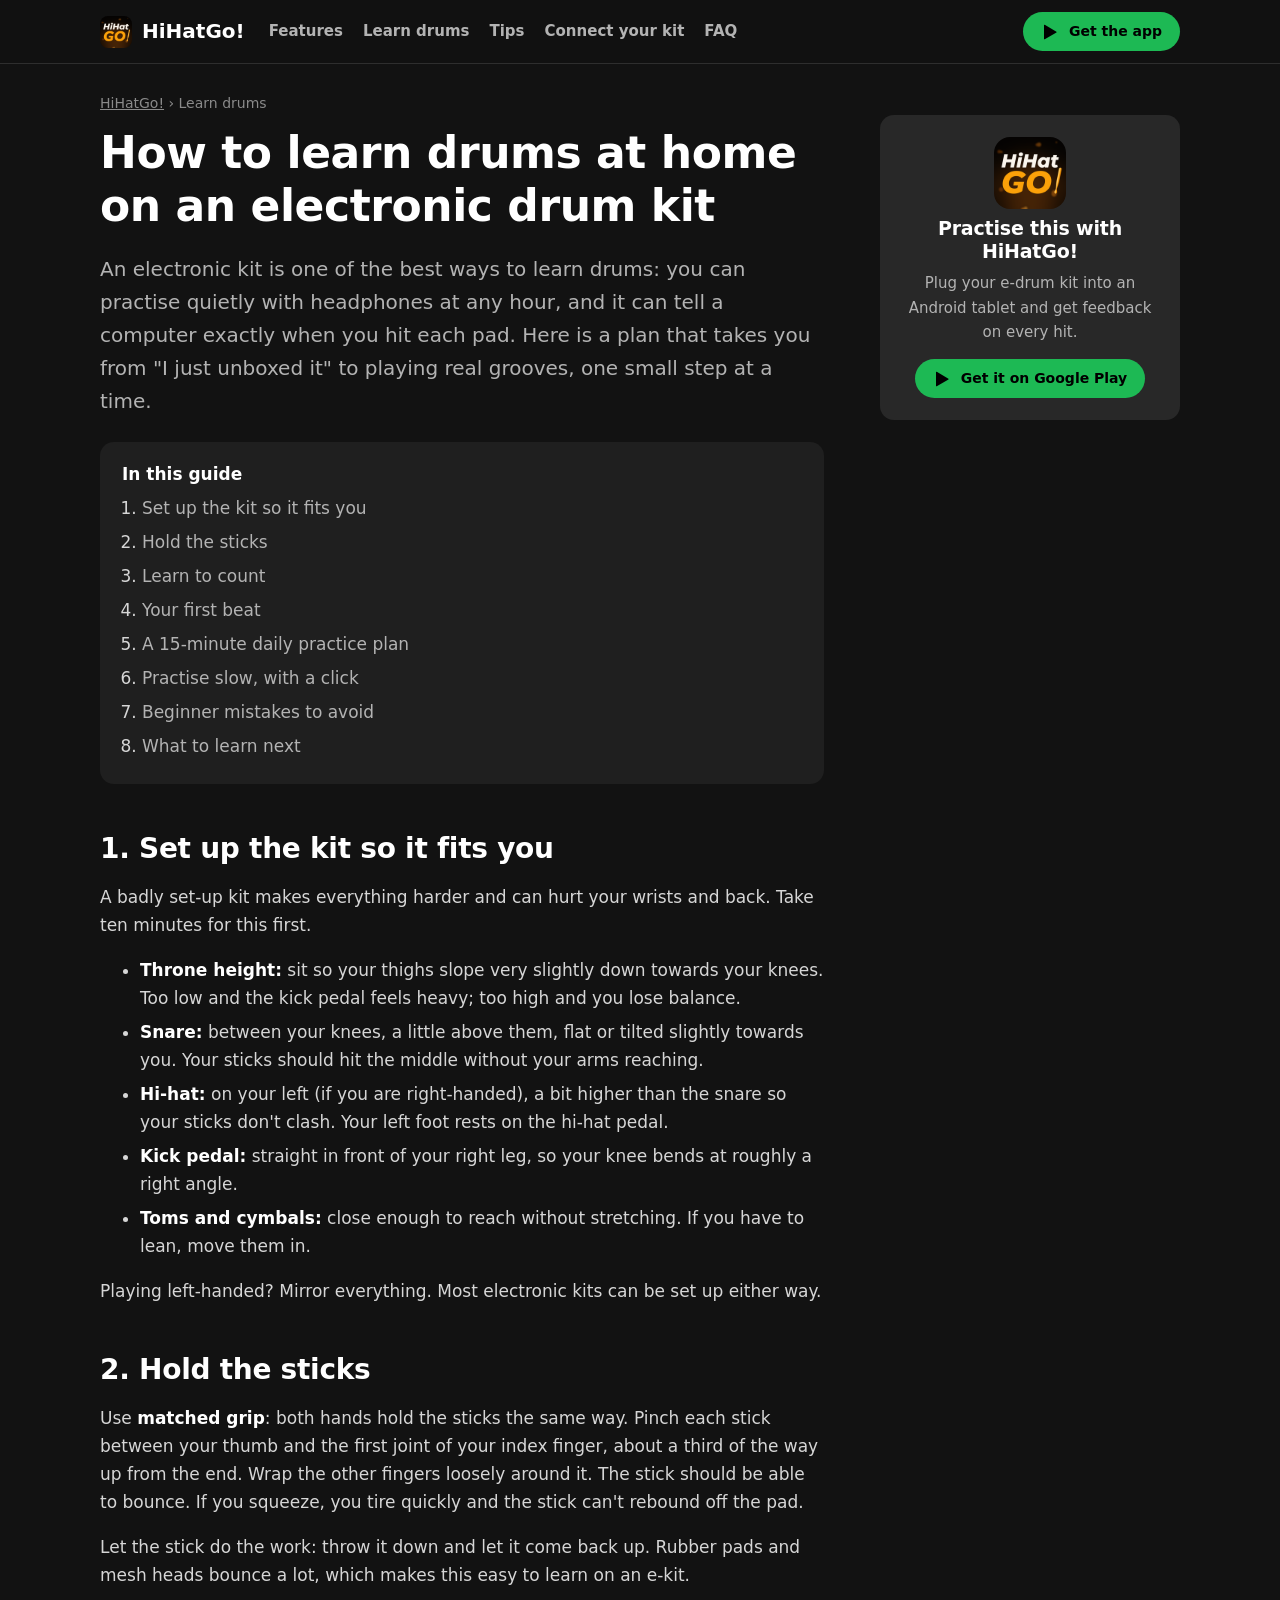
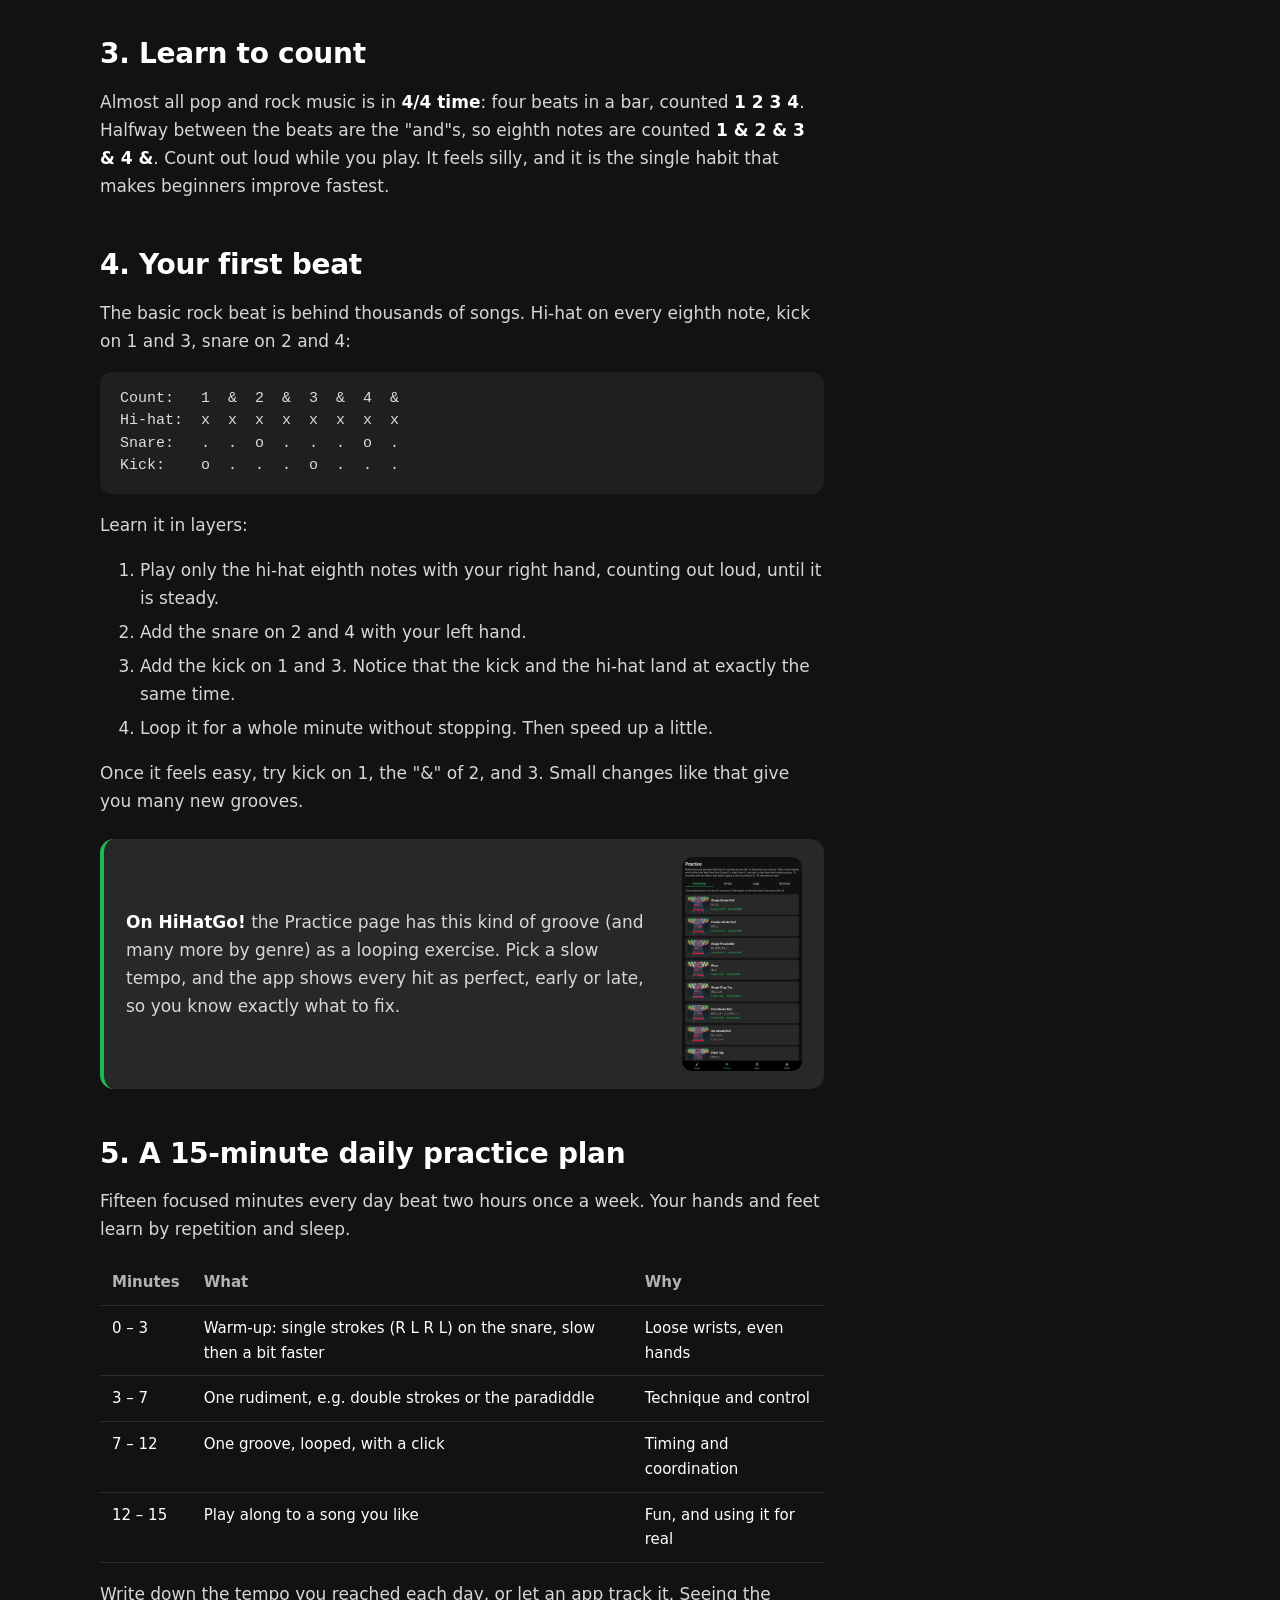
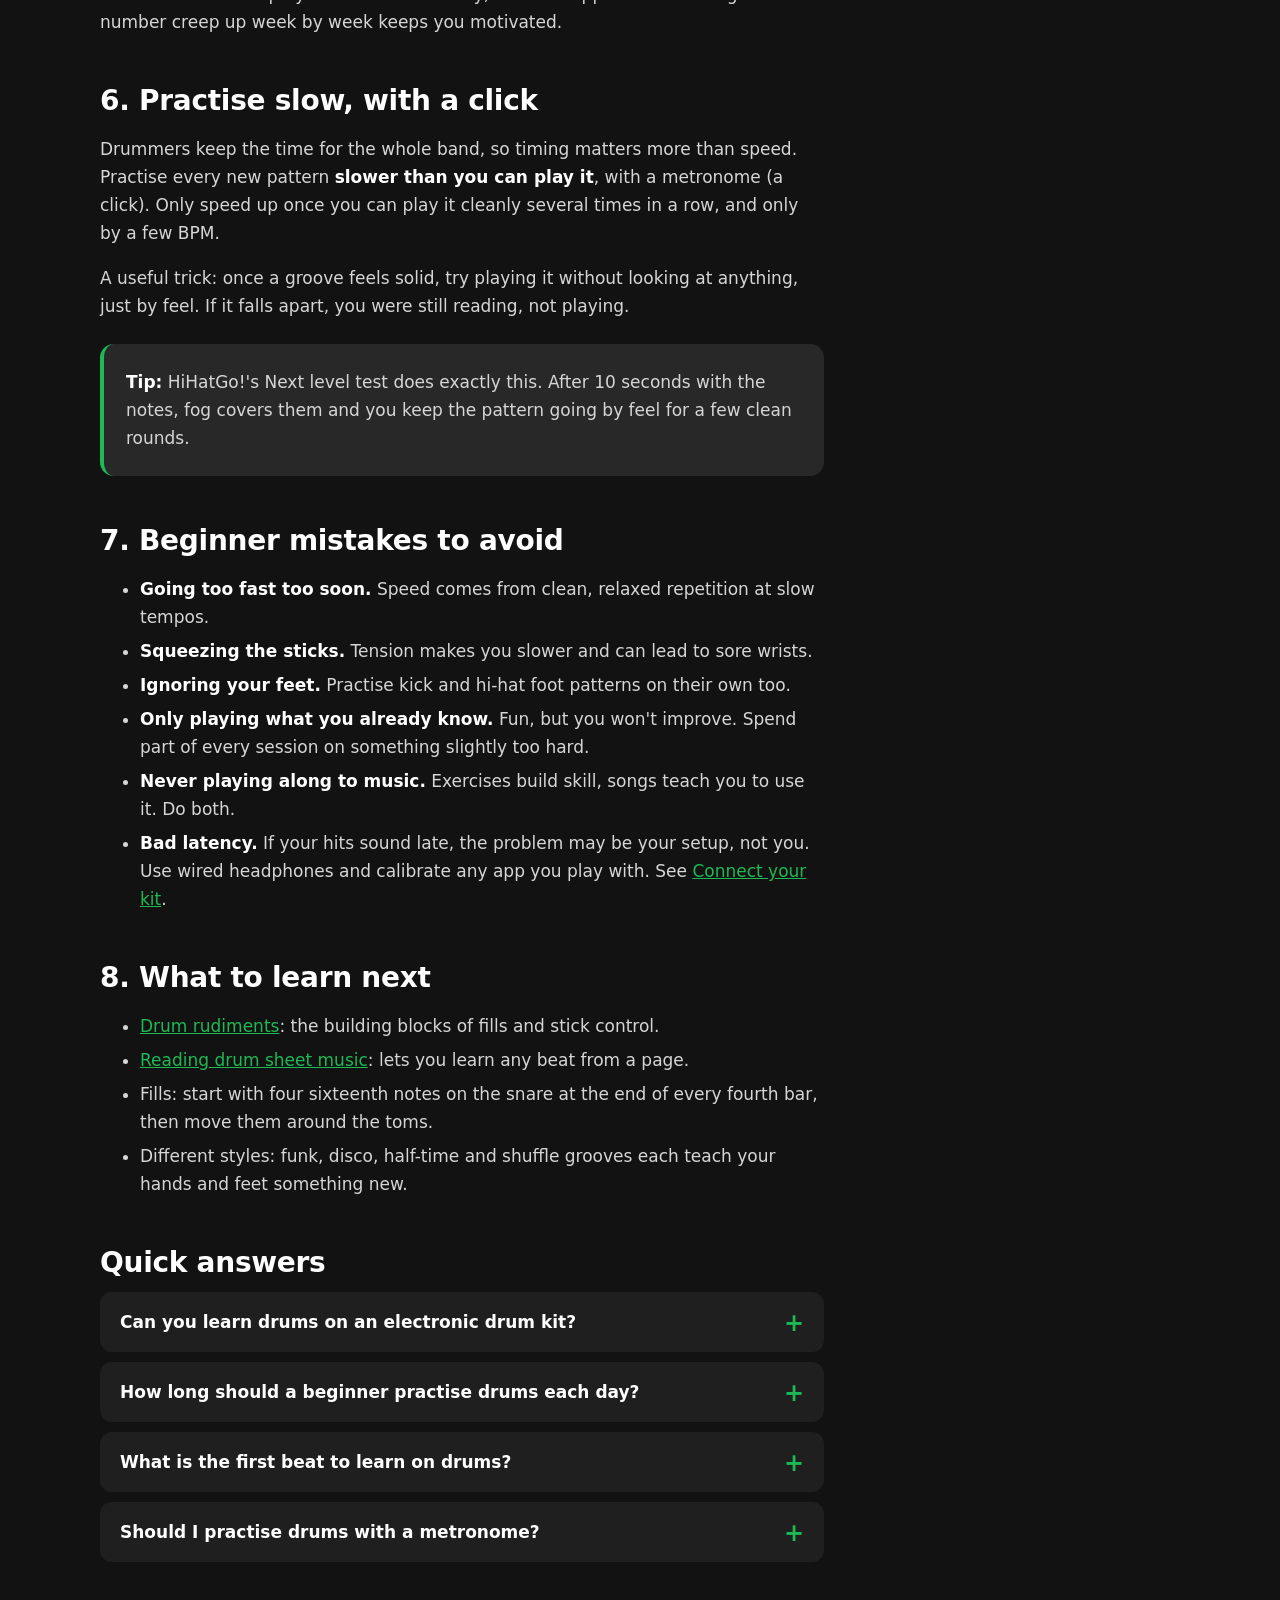
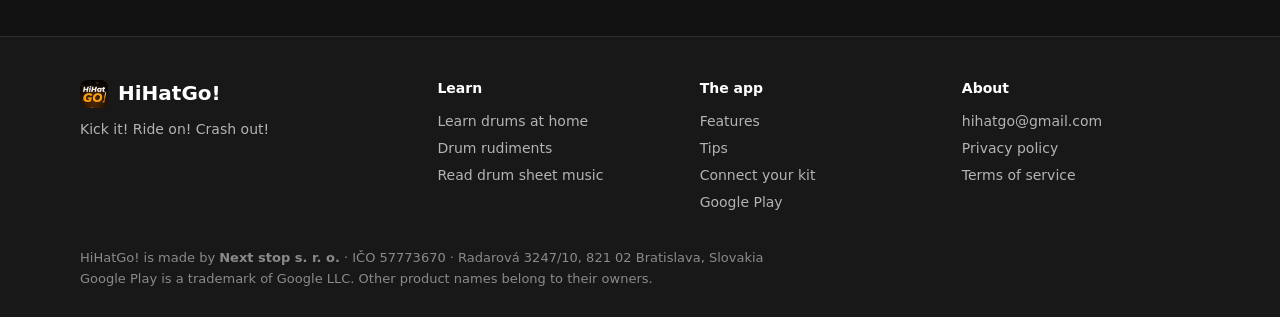
<file: learn-drums.html>
<!doctype html>
<html lang="en">
<head>
<meta charset="utf-8">
<meta name="viewport" content="width=device-width, initial-scale=1">
<title>How to learn drums at home on an electronic drum kit – a beginner&#x27;s plan</title>
<meta name="description" content="A practical beginner&#x27;s guide to learning drums at home on an electronic kit: setting up, holding the sticks, counting, your first rock beat, a 15-minute daily practice plan and the mistakes to avoid.">
<link rel="canonical" href="https://hihatgo.com/learn-drums.html">
<meta property="og:type" content="website">
<meta property="og:site_name" content="HiHatGo!">
<meta property="og:title" content="How to learn drums at home on an electronic drum kit – a beginner&#x27;s plan">
<meta property="og:description" content="A practical beginner&#x27;s guide to learning drums at home on an electronic kit: setting up, holding the sticks, counting, your first rock beat, a 15-minute daily practice plan and the mistakes to avoid.">
<meta property="og:url" content="https://hihatgo.com/learn-drums.html">
<meta property="og:image" content="https://hihatgo.com/img/og.jpg">
<meta name="twitter:card" content="summary_large_image">
<meta name="theme-color" content="#121212">
<link rel="icon" href="icon.png">
<link rel="stylesheet" href="style.css">
<script src="site.js" defer></script>
<script type="application/ld+json">
{"@context":"https://schema.org","@type":"Article","headline":"How to learn drums at home on an electronic drum kit","author":{"@type":"Organization","name":"HiHatGo!"},"publisher":{"@type":"Organization","name":"HiHatGo!"},"mainEntityOfPage":"https://hihatgo.com/learn-drums.html"}
</script>
<script type="application/ld+json">{"@context": "https://schema.org", "@type": "BreadcrumbList", "itemListElement": [{"@type": "ListItem", "position": 1, "name": "HiHatGo!", "item": "https://hihatgo.com/"}, {"@type": "ListItem", "position": 2, "name": "How to learn drums at home on an electronic drum kit", "item": "https://hihatgo.com/learn-drums.html"}]}</script>
<script type="application/ld+json">{"@context": "https://schema.org", "@type": "FAQPage", "mainEntity": [{"@type": "Question", "name": "Can you learn drums on an electronic drum kit?", "acceptedAnswer": {"@type": "Answer", "text": "Yes. An electronic kit is one of the best ways to learn: you can practise quietly with headphones at any hour, and a computer or app can tell you exactly how early or late each hit was. Everything you learn transfers to an acoustic kit."}}, {"@type": "Question", "name": "How long should a beginner practise drums each day?", "acceptedAnswer": {"@type": "Answer", "text": "About 15 focused minutes every day is enough to start: a 3-minute warm-up, one rudiment, one groove with a click, then a song you like. Daily short practice beats one long session a week."}}, {"@type": "Question", "name": "What is the first beat to learn on drums?", "acceptedAnswer": {"@type": "Answer", "text": "The basic rock beat: eighth notes on the hi-hat, the kick on beats 1 and 3, and the snare on beats 2 and 4. Learn it slowly with a click, then speed it up."}}, {"@type": "Question", "name": "Should I practise drums with a metronome?", "acceptedAnswer": {"@type": "Answer", "text": "Yes. Play slowly with a click until every hit lands on it, then raise the tempo in small steps. Playing slow and clean builds speed faster than playing fast and sloppy."}}]}</script>
</head>
<body>
<header class="top"><div class="topin">
<a class="brand" href="index.html"><img src="icon.png" alt="" width="32" height="32">HiHatGo!</a>
<nav><a href="index.html#features">Features</a><a href="learn-drums.html">Learn drums</a><a href="tips.html">Tips</a><a href="setup.html">Connect your kit</a><a href="index.html#faq">FAQ</a></nav>
<a class="btn small" href="https://play.google.com/store/apps/details?id=com.drumhero.appv2"><svg class="pi" viewBox="0 0 24 24" aria-hidden="true"><path d="M4 2.8v18.4c0 .5.6.8 1 .5l15.6-9.2c.4-.2.4-.8 0-1L5 2.3c-.4-.3-1 0-1 .5z"/></svg>Get the app</a>
<details class="mmenu"><summary aria-label="Menu"><i></i><i></i><i></i></summary><div class="mlist"><a href="index.html#features">Features</a><a href="learn-drums.html">Learn drums</a><a href="tips.html">Tips</a><a href="setup.html">Connect your kit</a><a href="index.html#faq">FAQ</a></div></details>
</div></header>
<main class="guide">

<p class="crumbs"><a href="index.html">HiHatGo!</a> › Learn drums</p>
<div class="guidewrap">
<article class="prose">
<h1>How to learn drums at home on an electronic drum kit</h1>
<p class="intro">An electronic kit is one of the best ways to learn drums: you can practise quietly with headphones at
any hour, and it can tell a computer exactly when you hit each pad. Here is a plan that takes you from
"I just unboxed it" to playing real grooves, one small step at a time.</p>

<div class="toc"><b>In this guide</b><ol>
<li><a href="#setup">Set up the kit so it fits you</a></li>
<li><a href="#grip">Hold the sticks</a></li>
<li><a href="#count">Learn to count</a></li>
<li><a href="#first-beat">Your first beat</a></li>
<li><a href="#plan">A 15-minute daily practice plan</a></li>
<li><a href="#metronome">Practise slow, with a click</a></li>
<li><a href="#mistakes">Beginner mistakes to avoid</a></li>
<li><a href="#next">What to learn next</a></li>
</ol></div>

<h2 id="setup">1. Set up the kit so it fits you</h2>
<p>A badly set-up kit makes everything harder and can hurt your wrists and back. Take ten minutes for this first.</p>
<ul>
<li><strong>Throne height:</strong> sit so your thighs slope very slightly down towards your knees. Too low and the
kick pedal feels heavy; too high and you lose balance.</li>
<li><strong>Snare:</strong> between your knees, a little above them, flat or tilted slightly towards you. Your sticks
should hit the middle without your arms reaching.</li>
<li><strong>Hi-hat:</strong> on your left (if you are right-handed), a bit higher than the snare so your sticks don't
clash. Your left foot rests on the hi-hat pedal.</li>
<li><strong>Kick pedal:</strong> straight in front of your right leg, so your knee bends at roughly a right angle.</li>
<li><strong>Toms and cymbals:</strong> close enough to reach without stretching. If you have to lean, move them in.</li>
</ul>
<p>Playing left-handed? Mirror everything. Most electronic kits can be set up either way.</p>

<h2 id="grip">2. Hold the sticks</h2>
<p>Use <strong>matched grip</strong>: both hands hold the sticks the same way. Pinch each stick between your thumb and
the first joint of your index finger, about a third of the way up from the end. Wrap the other fingers loosely around it.
The stick should be able to bounce. If you squeeze, you tire quickly and the stick can't rebound off the pad.</p>
<p>Let the stick do the work: throw it down and let it come back up. Rubber pads and mesh heads bounce a lot, which
makes this easy to learn on an e-kit.</p>

<h2 id="count">3. Learn to count</h2>
<p>Almost all pop and rock music is in <strong>4/4 time</strong>: four beats in a bar, counted
<strong>1 2 3 4</strong>. Halfway between the beats are the "and"s, so eighth notes are counted
<strong>1 &amp; 2 &amp; 3 &amp; 4 &amp;</strong>. Count out loud while you play. It feels silly, and it is the single
habit that makes beginners improve fastest.</p>

<h2 id="first-beat">4. Your first beat</h2>
<p>The basic rock beat is behind thousands of songs. Hi-hat on every eighth note, kick on 1 and 3, snare on 2 and 4:</p>
<div class="beat">Count:   1  &amp;  2  &amp;  3  &amp;  4  &amp;
Hi-hat:  x  x  x  x  x  x  x  x
Snare:   .  .  o  .  .  .  o  .
Kick:    o  .  .  .  o  .  .  .</div>
<p>Learn it in layers:</p>
<ol>
<li>Play only the hi-hat eighth notes with your right hand, counting out loud, until it is steady.</li>
<li>Add the snare on 2 and 4 with your left hand.</li>
<li>Add the kick on 1 and 3. Notice that the kick and the hi-hat land at exactly the same time.</li>
<li>Loop it for a whole minute without stopping. Then speed up a little.</li>
</ol>
<p>Once it feels easy, try kick on 1, the "&amp;" of 2, and 3. Small changes like that give you many new grooves.</p>

<div class="box app"><div><p><strong>On HiHatGo!</strong> the Practice page has this kind of groove (and many more by genre)
as a looping exercise. Pick a slow tempo, and the app shows every hit as perfect, early or late, so you know
exactly what to fix.</p></div><img src="img/07_practice_page.webp" alt="" loading="lazy"></div>

<h2 id="plan">5. A 15-minute daily practice plan</h2>
<p>Fifteen focused minutes every day beat two hours once a week. Your hands and feet learn by repetition and sleep.</p>
<table>
<tr><th>Minutes</th><th>What</th><th>Why</th></tr>
<tr><td>0 – 3</td><td>Warm-up: single strokes (R L R L) on the snare, slow then a bit faster</td><td>Loose wrists, even hands</td></tr>
<tr><td>3 – 7</td><td>One rudiment, e.g. double strokes or the paradiddle</td><td>Technique and control</td></tr>
<tr><td>7 – 12</td><td>One groove, looped, with a click</td><td>Timing and coordination</td></tr>
<tr><td>12 – 15</td><td>Play along to a song you like</td><td>Fun, and using it for real</td></tr>
</table>
<p>Write down the tempo you reached each day, or let an app track it. Seeing the number creep up week by week keeps
you motivated.</p>

<h2 id="metronome">6. Practise slow, with a click</h2>
<p>Drummers keep the time for the whole band, so timing matters more than speed. Practise every new pattern
<strong>slower than you can play it</strong>, with a metronome (a click). Only speed up once you can play it cleanly
several times in a row, and only by a few BPM.</p>
<p>A useful trick: once a groove feels solid, try playing it without looking at anything, just by feel. If it falls
apart, you were still reading, not playing.</p>

<div class="box"><p><strong>Tip:</strong> HiHatGo!'s Next level test does exactly this. After 10 seconds with the
notes, fog covers them and you keep the pattern going by feel for a few clean rounds.</p></div>

<h2 id="mistakes">7. Beginner mistakes to avoid</h2>
<ul>
<li><strong>Going too fast too soon.</strong> Speed comes from clean, relaxed repetition at slow tempos.</li>
<li><strong>Squeezing the sticks.</strong> Tension makes you slower and can lead to sore wrists.</li>
<li><strong>Ignoring your feet.</strong> Practise kick and hi-hat foot patterns on their own too.</li>
<li><strong>Only playing what you already know.</strong> Fun, but you won't improve. Spend part of every session on
something slightly too hard.</li>
<li><strong>Never playing along to music.</strong> Exercises build skill, songs teach you to use it. Do both.</li>
<li><strong>Bad latency.</strong> If your hits sound late, the problem may be your setup, not you. Use wired
headphones and calibrate any app you play with. See <a href="setup.html">Connect your kit</a>.</li>
</ul>

<h2 id="next">8. What to learn next</h2>
<ul>
<li><a href="drum-rudiments.html">Drum rudiments</a>: the building blocks of fills and stick control.</li>
<li><a href="read-drum-sheet-music.html">Reading drum sheet music</a>: lets you learn any beat from a page.</li>
<li>Fills: start with four sixteenth notes on the snare at the end of every fourth bar, then move them around the toms.</li>
<li>Different styles: funk, disco, half-time and shuffle grooves each teach your hands and feet something new.</li>
</ul>
<h2 id="quick-answers">Quick answers</h2>
<details><summary>Can you learn drums on an electronic drum kit?</summary>
<p>Yes. An electronic kit is one of the best ways to learn: you can practise quietly with headphones at any hour, and a computer or app can tell you exactly how early or late each hit was. Everything you learn transfers to an acoustic kit.</p></details>
<details><summary>How long should a beginner practise drums each day?</summary>
<p>About 15 focused minutes every day is enough to start: a 3-minute warm-up, one rudiment, one groove with a click, then a song you like. Daily short practice beats one long session a week.</p></details>
<details><summary>What is the first beat to learn on drums?</summary>
<p>The basic rock beat: eighth notes on the hi-hat, the kick on beats 1 and 3, and the snare on beats 2 and 4. Learn it slowly with a click, then speed it up.</p></details>
<details><summary>Should I practise drums with a metronome?</summary>
<p>Yes. Play slowly with a click until every hit lands on it, then raise the tempo in small steps. Playing slow and clean builds speed faster than playing fast and sloppy.</p></details>

</article>
<aside class="sidecta"><div class="card"><img class="ic" src="icon.png" alt="">
<h3>Practise this with HiHatGo!</h3>
<p>Plug your e-drum kit into an Android tablet and get feedback on every hit.</p>
<a class="btn small" href="https://play.google.com/store/apps/details?id=com.drumhero.appv2"><svg class="pi" viewBox="0 0 24 24" aria-hidden="true"><path d="M4 2.8v18.4c0 .5.6.8 1 .5l15.6-9.2c.4-.2.4-.8 0-1L5 2.3c-.4-.3-1 0-1 .5z"/></svg>Get it on Google Play</a></div></aside>
</div>
</main>
<footer>
<div class="footin">
<div><a class="brand" href="index.html"><img src="icon.png" alt="" width="28" height="28">HiHatGo!</a>
<p>Kick it! Ride on! Crash out!</p></div>
<div><h4>Learn</h4><a href="learn-drums.html">Learn drums at home</a><a href="drum-rudiments.html">Drum rudiments</a>
<a href="read-drum-sheet-music.html">Read drum sheet music</a></div>
<div><h4>The app</h4><a href="index.html#features">Features</a><a href="tips.html">Tips</a>
<a href="setup.html">Connect your kit</a><a href="https://play.google.com/store/apps/details?id=com.drumhero.appv2">Google Play</a></div>
<div><h4>About</h4><a href="mailto:hihatgo@gmail.com">hihatgo@gmail.com</a><a href="privacy.html">Privacy policy</a>
<a href="terms.html">Terms of service</a></div>
</div>
<p class="legal">HiHatGo! is made by <strong>Next stop s. r. o.</strong> · IČO 57773670 · Radarová 3247/10, 821 02 Bratislava, Slovakia<br>
Google Play is a trademark of Google LLC. Other product names belong to their owners.</p>
</footer>
</body>
</html>
</file>
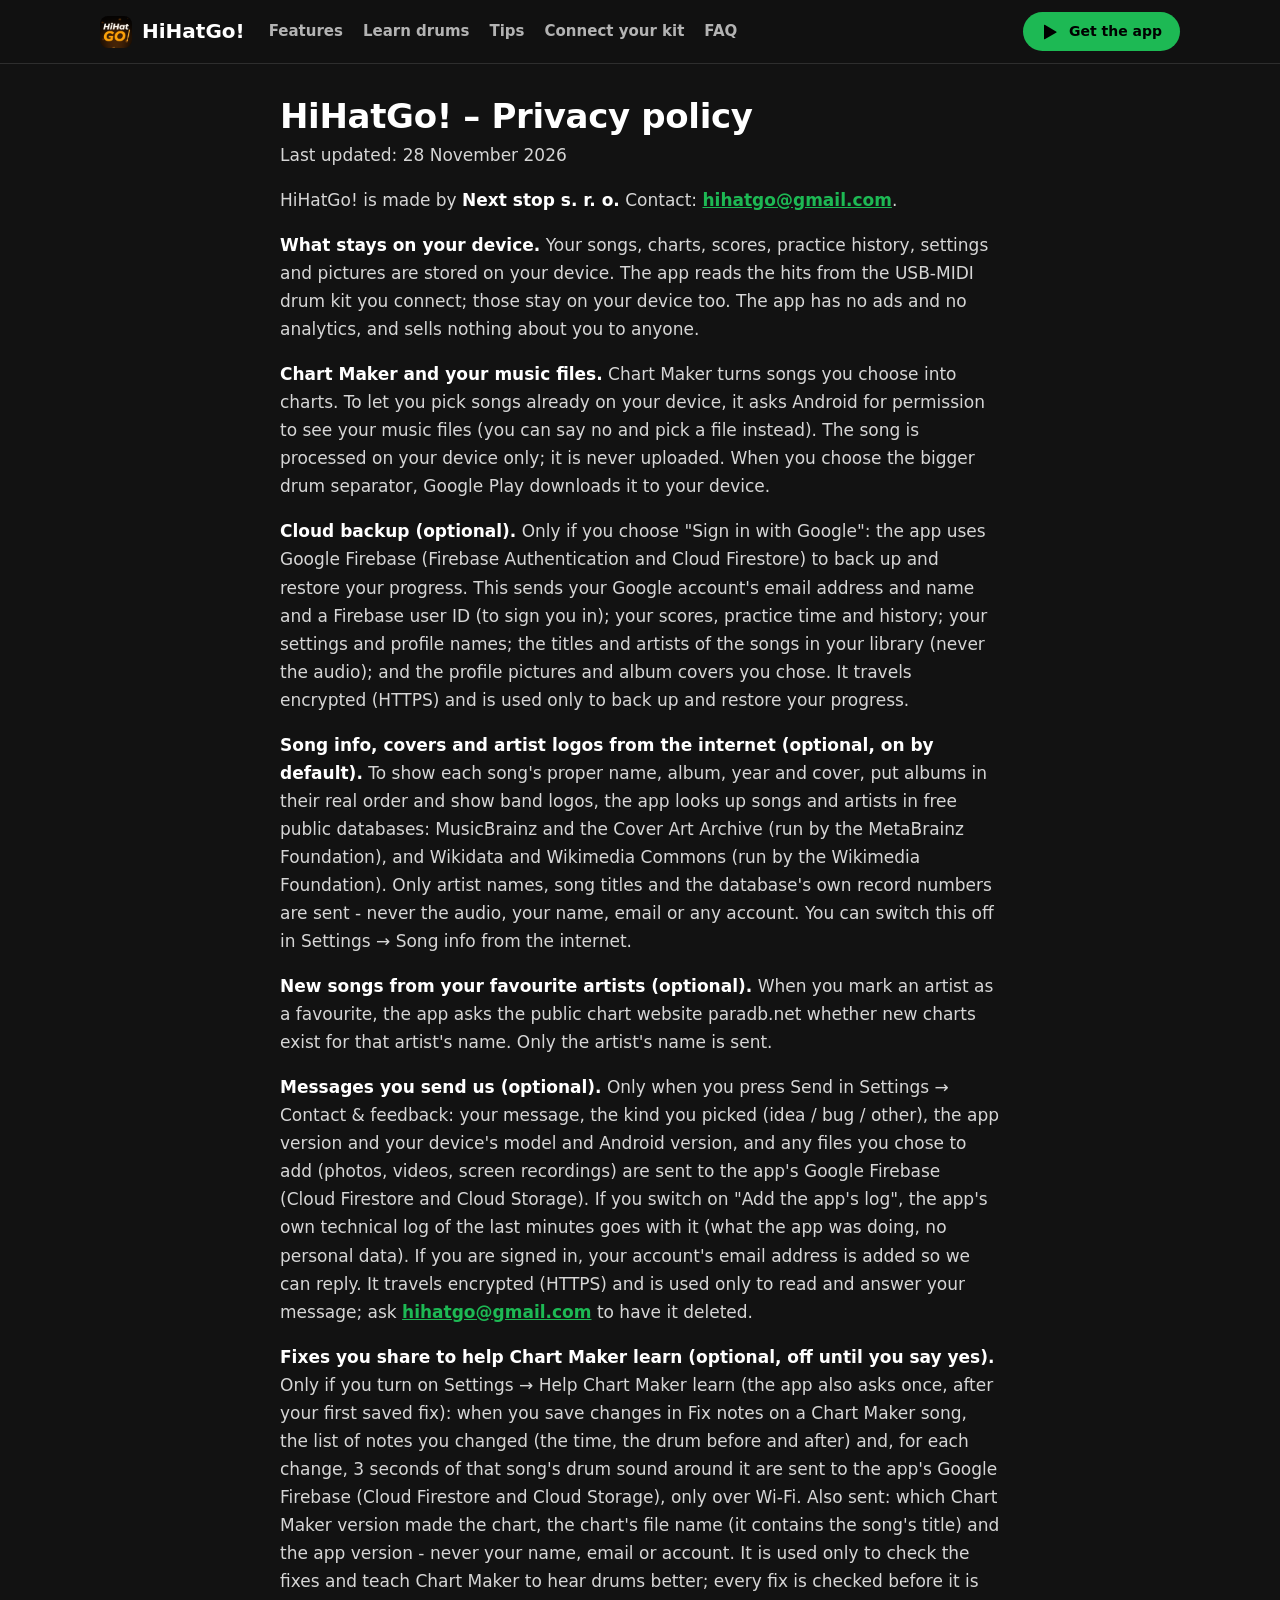
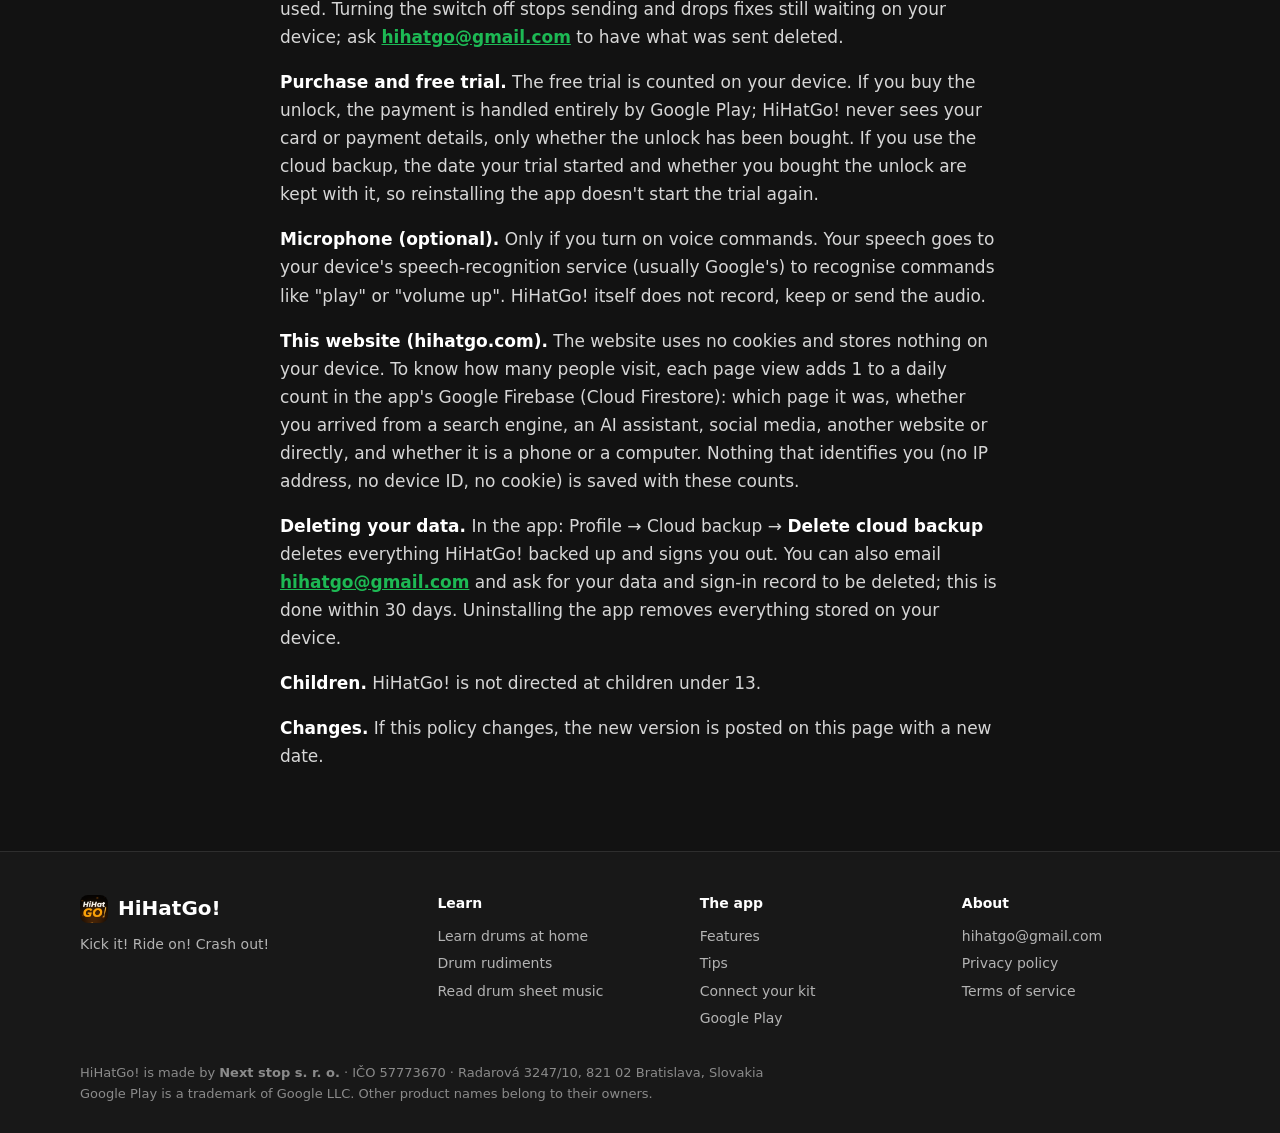
<file: privacy.html>
<!doctype html>
<html lang="en">
<head>
<meta charset="utf-8">
<meta name="viewport" content="width=device-width, initial-scale=1">
<title>HiHatGo! – Privacy policy</title>
<meta name="description" content="How HiHatGo! handles your data.">
<link rel="canonical" href="https://hihatgo.com/privacy.html">
<meta property="og:type" content="website">
<meta property="og:site_name" content="HiHatGo!">
<meta property="og:title" content="HiHatGo! – Privacy policy">
<meta property="og:description" content="How HiHatGo! handles your data.">
<meta property="og:url" content="https://hihatgo.com/privacy.html">
<meta property="og:image" content="https://hihatgo.com/img/og.jpg">
<meta name="twitter:card" content="summary_large_image">
<meta name="theme-color" content="#121212">
<link rel="icon" href="icon.png">
<link rel="stylesheet" href="style.css">
<script src="site.js" defer></script>
</head>
<body>
<header class="top"><div class="topin">
<a class="brand" href="index.html"><img src="icon.png" alt="" width="32" height="32">HiHatGo!</a>
<nav><a href="index.html#features">Features</a><a href="learn-drums.html">Learn drums</a><a href="tips.html">Tips</a><a href="setup.html">Connect your kit</a><a href="index.html#faq">FAQ</a></nav>
<a class="btn small" href="https://play.google.com/store/apps/details?id=com.drumhero.appv2"><svg class="pi" viewBox="0 0 24 24" aria-hidden="true"><path d="M4 2.8v18.4c0 .5.6.8 1 .5l15.6-9.2c.4-.2.4-.8 0-1L5 2.3c-.4-.3-1 0-1 .5z"/></svg>Get the app</a>
<details class="mmenu"><summary aria-label="Menu"><i></i><i></i><i></i></summary><div class="mlist"><a href="index.html#features">Features</a><a href="learn-drums.html">Learn drums</a><a href="tips.html">Tips</a><a href="setup.html">Connect your kit</a><a href="index.html#faq">FAQ</a></div></details>
</div></header>
<main class="text">
<article class="prose">
<h1>HiHatGo! – Privacy policy</h1>
<p class="updated">Last updated: 28 November 2026</p>
<p>HiHatGo! is made by <strong>Next stop s. r. o.</strong> Contact: <strong><a href="mailto:hihatgo@gmail.com">hihatgo@gmail.com</a></strong>.</p>
<p><strong>What stays on your device.</strong> Your songs, charts, scores, practice history, settings and pictures are stored on your device. The app reads the hits from the USB-MIDI drum kit you connect; those stay on your device too. The app has no ads and no analytics, and sells nothing about you to anyone.</p>
<p><strong>Chart Maker and your music files.</strong> Chart Maker turns songs you choose into charts. To let you pick songs already on your device, it asks Android for permission to see your music files (you can say no and pick a file instead). The song is processed on your device only; it is never uploaded. When you choose the bigger drum separator, Google Play downloads it to your device.</p>
<p><strong>Cloud backup (optional).</strong> Only if you choose "Sign in with Google": the app uses Google Firebase (Firebase Authentication and Cloud Firestore) to back up and restore your progress. This sends your Google account's email address and name and a Firebase user ID (to sign you in); your scores, practice time and history; your settings and profile names; the titles and artists of the songs in your library (never the audio); and the profile pictures and album covers you chose. It travels encrypted (HTTPS) and is used only to back up and restore your progress.</p>
<p><strong>Song info, covers and artist logos from the internet (optional, on by default).</strong> To show each song's proper name, album, year and cover, put albums in their real order and show band logos, the app looks up songs and artists in free public databases: MusicBrainz and the Cover Art Archive (run by the MetaBrainz Foundation), and Wikidata and Wikimedia Commons (run by the Wikimedia Foundation). Only artist names, song titles and the database's own record numbers are sent - never the audio, your name, email or any account. You can switch this off in Settings → Song info from the internet.</p>
<p><strong>New songs from your favourite artists (optional).</strong> When you mark an artist as a favourite, the app asks the public chart website paradb.net whether new charts exist for that artist's name. Only the artist's name is sent.</p>
<p><strong>Messages you send us (optional).</strong> Only when you press Send in Settings → Contact &amp; feedback: your message, the kind you picked (idea / bug / other), the app version and your device's model and Android version, and any files you chose to add (photos, videos, screen recordings) are sent to the app's Google Firebase (Cloud Firestore and Cloud Storage). If you switch on "Add the app's log", the app's own technical log of the last minutes goes with it (what the app was doing, no personal data). If you are signed in, your account's email address is added so we can reply. It travels encrypted (HTTPS) and is used only to read and answer your message; ask <strong><a href="mailto:hihatgo@gmail.com">hihatgo@gmail.com</a></strong> to have it deleted.</p>
<p><strong>Fixes you share to help Chart Maker learn (optional, off until you say yes).</strong> Only if you turn on Settings → Help Chart Maker learn (the app also asks once, after your first saved fix): when you save changes in Fix notes on a Chart Maker song, the list of notes you changed (the time, the drum before and after) and, for each change, 3 seconds of that song's drum sound around it are sent to the app's Google Firebase (Cloud Firestore and Cloud Storage), only over Wi-Fi. Also sent: which Chart Maker version made the chart, the chart's file name (it contains the song's title) and the app version - never your name, email or account. It is used only to check the fixes and teach Chart Maker to hear drums better; every fix is checked before it is used. Turning the switch off stops sending and drops fixes still waiting on your device; ask <strong><a href="mailto:hihatgo@gmail.com">hihatgo@gmail.com</a></strong> to have what was sent deleted.</p>
<p><strong>Purchase and free trial.</strong> The free trial is counted on your device. If you buy the unlock, the payment is handled entirely by Google Play; HiHatGo! never sees your card or payment details, only whether the unlock has been bought. If you use the cloud backup, the date your trial started and whether you bought the unlock are kept with it, so reinstalling the app doesn't start the trial again.</p>
<p><strong>Microphone (optional).</strong> Only if you turn on voice commands. Your speech goes to your device's speech-recognition service (usually Google's) to recognise commands like "play" or "volume up". HiHatGo! itself does not record, keep or send the audio.</p>
<p><strong>This website (hihatgo.com).</strong> The website uses no cookies and stores nothing on your device. To know how many people visit, each page view adds 1 to a daily count in the app's Google Firebase (Cloud Firestore): which page it was, whether you arrived from a search engine, an AI assistant, social media, another website or directly, and whether it is a phone or a computer. Nothing that identifies you (no IP address, no device ID, no cookie) is saved with these counts.</p>
<p><strong>Deleting your data.</strong> In the app: Profile → Cloud backup → <strong>Delete cloud backup</strong> deletes everything HiHatGo! backed up and signs you out. You can also email <strong><a href="mailto:hihatgo@gmail.com">hihatgo@gmail.com</a></strong> and ask for your data and sign-in record to be deleted; this is done within 30 days. Uninstalling the app removes everything stored on your device.</p>
<p><strong>Children.</strong> HiHatGo! is not directed at children under 13.</p>
<p><strong>Changes.</strong> If this policy changes, the new version is posted on this page with a new date.</p>
</article></main>
<footer>
<div class="footin">
<div><a class="brand" href="index.html"><img src="icon.png" alt="" width="28" height="28">HiHatGo!</a>
<p>Kick it! Ride on! Crash out!</p></div>
<div><h4>Learn</h4><a href="learn-drums.html">Learn drums at home</a><a href="drum-rudiments.html">Drum rudiments</a>
<a href="read-drum-sheet-music.html">Read drum sheet music</a></div>
<div><h4>The app</h4><a href="index.html#features">Features</a><a href="tips.html">Tips</a>
<a href="setup.html">Connect your kit</a><a href="https://play.google.com/store/apps/details?id=com.drumhero.appv2">Google Play</a></div>
<div><h4>About</h4><a href="mailto:hihatgo@gmail.com">hihatgo@gmail.com</a><a href="privacy.html">Privacy policy</a>
<a href="terms.html">Terms of service</a></div>
</div>
<p class="legal">HiHatGo! is made by <strong>Next stop s. r. o.</strong> · IČO 57773670 · Radarová 3247/10, 821 02 Bratislava, Slovakia<br>
Google Play is a trademark of Google LLC. Other product names belong to their owners.</p>
</footer>
</body>
</html>
</file>
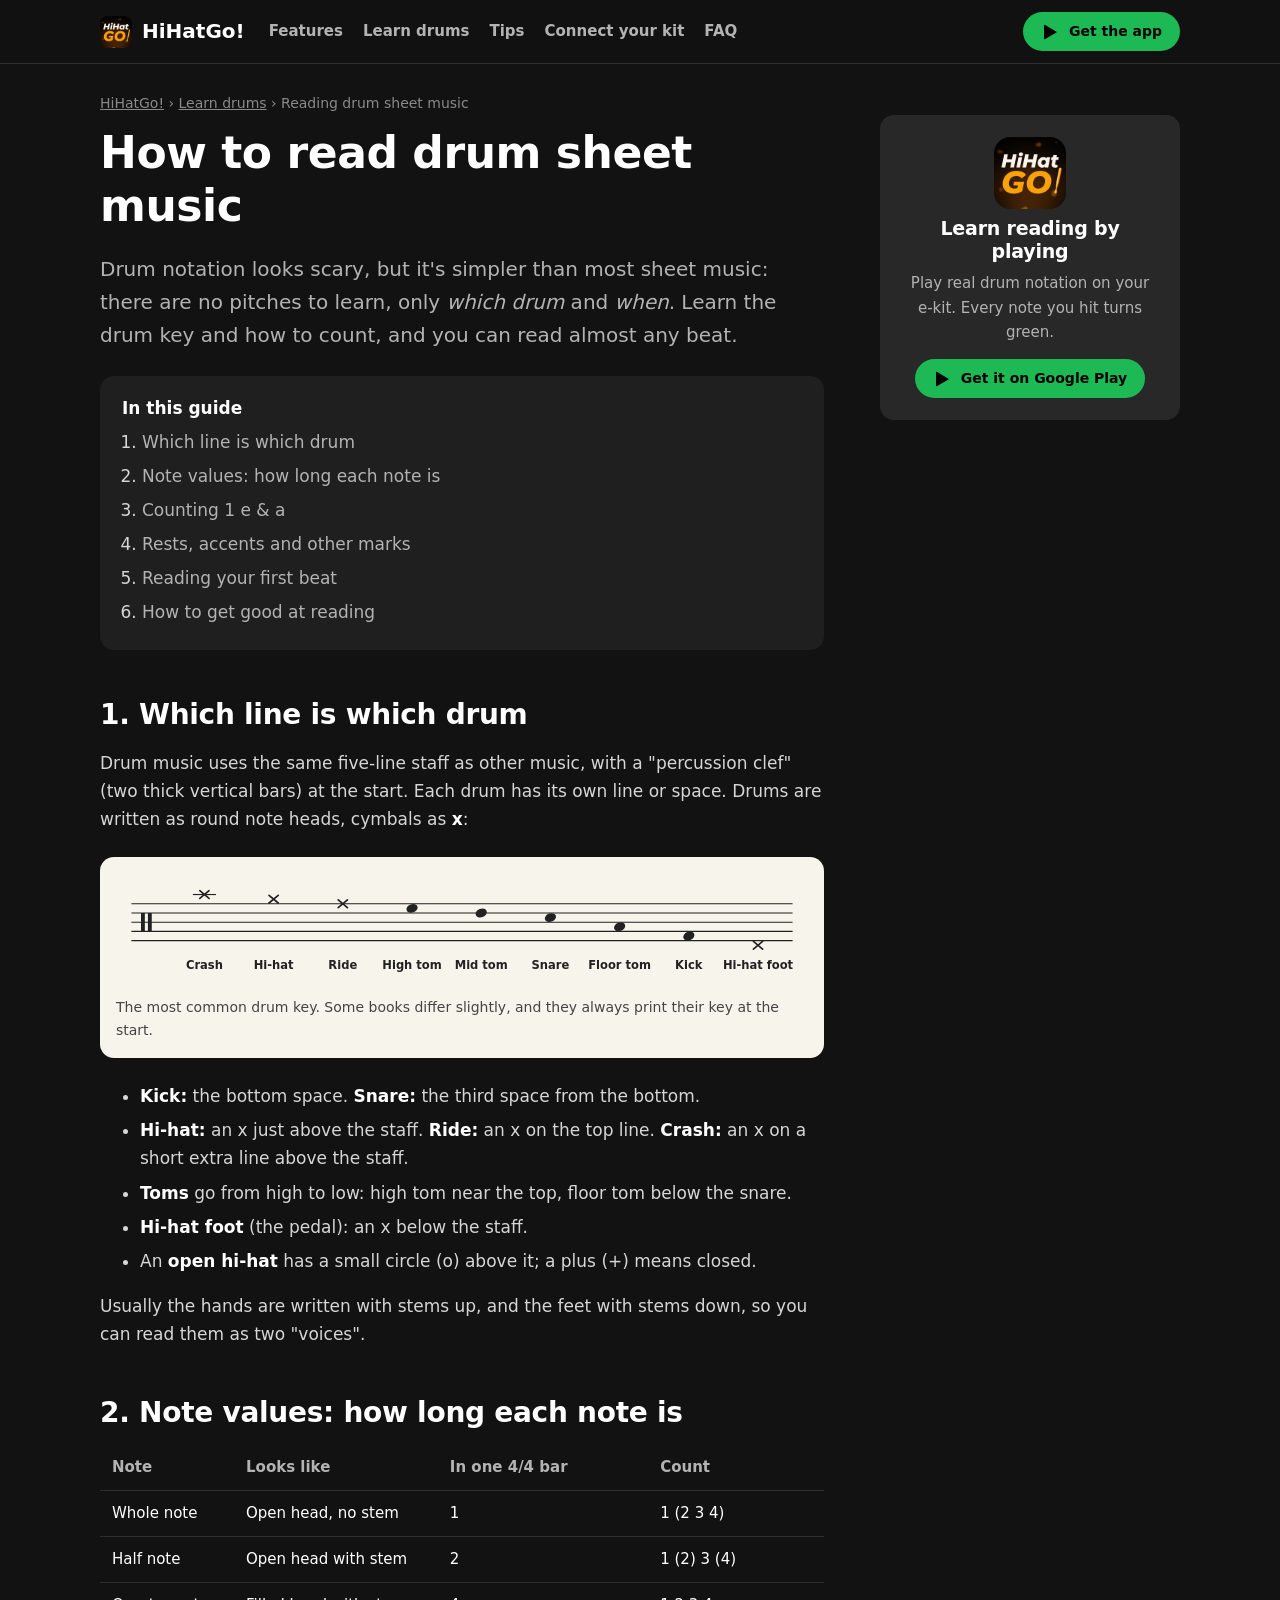
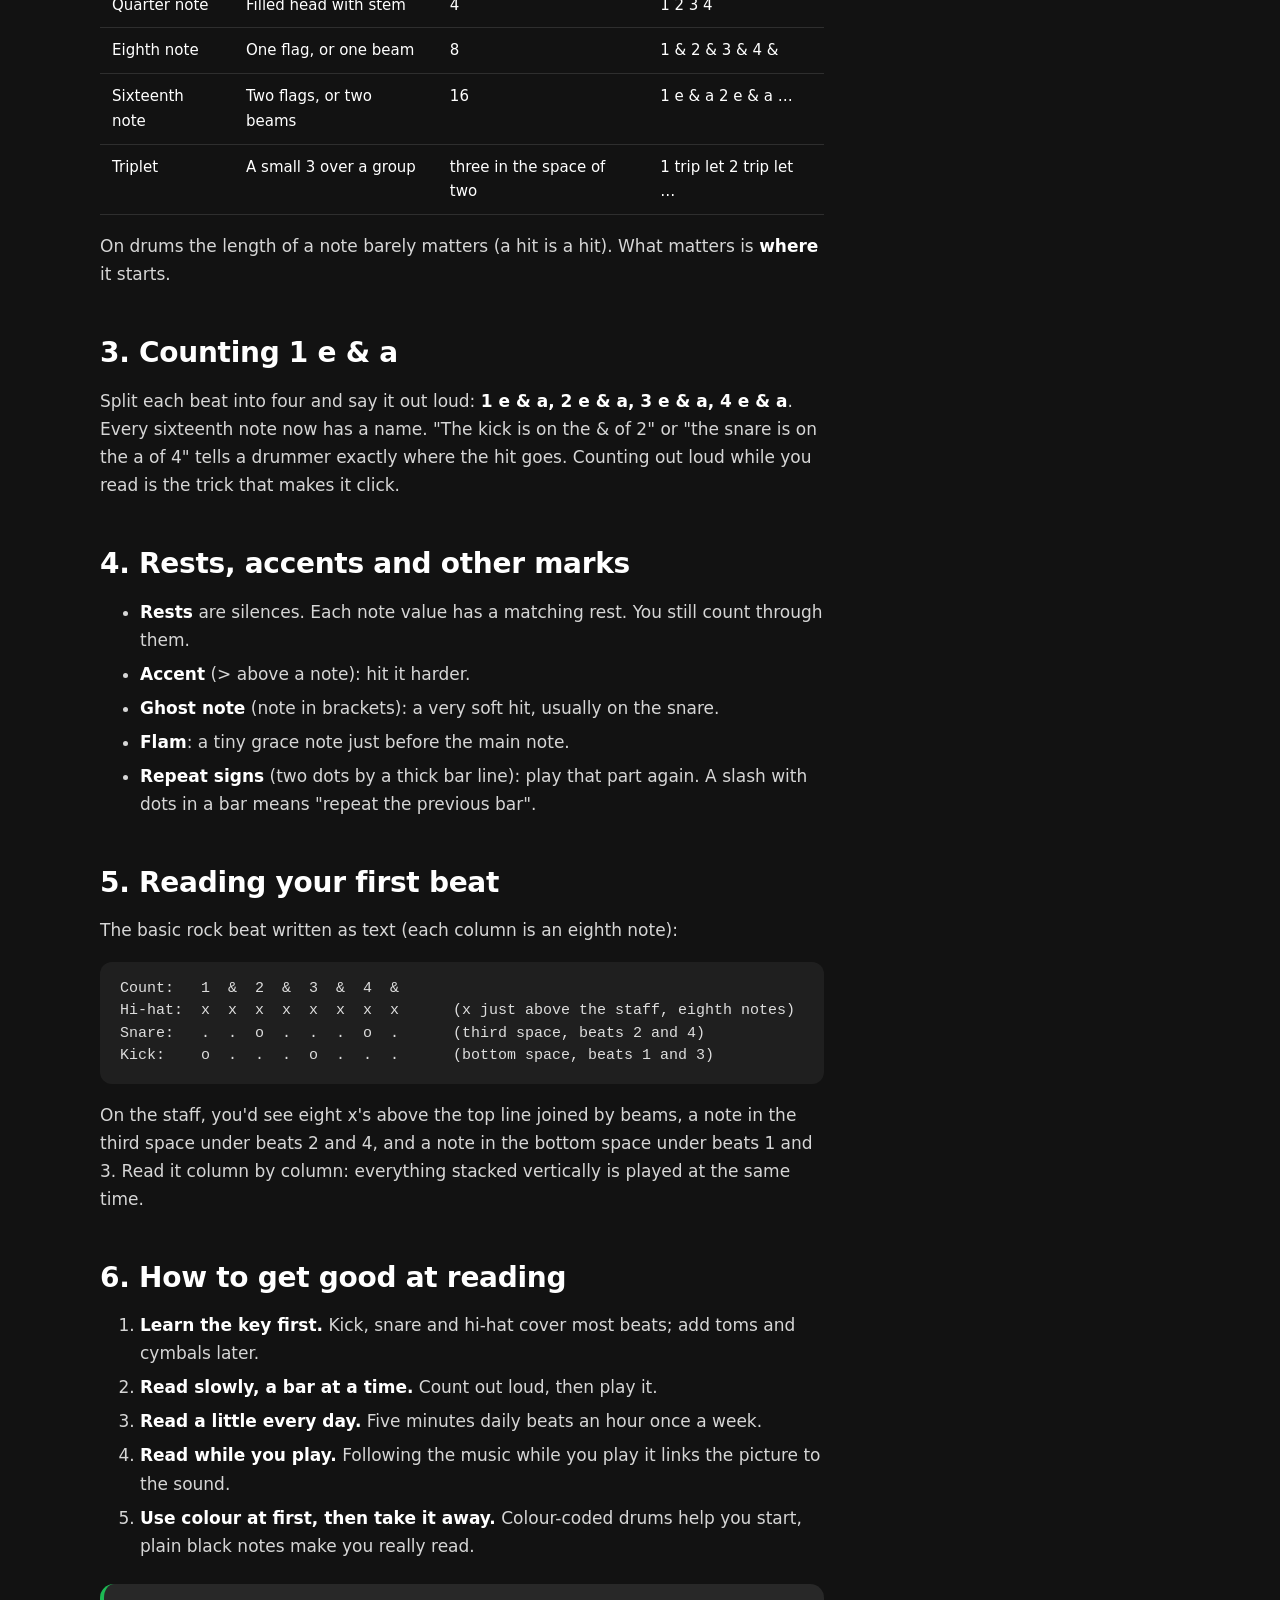
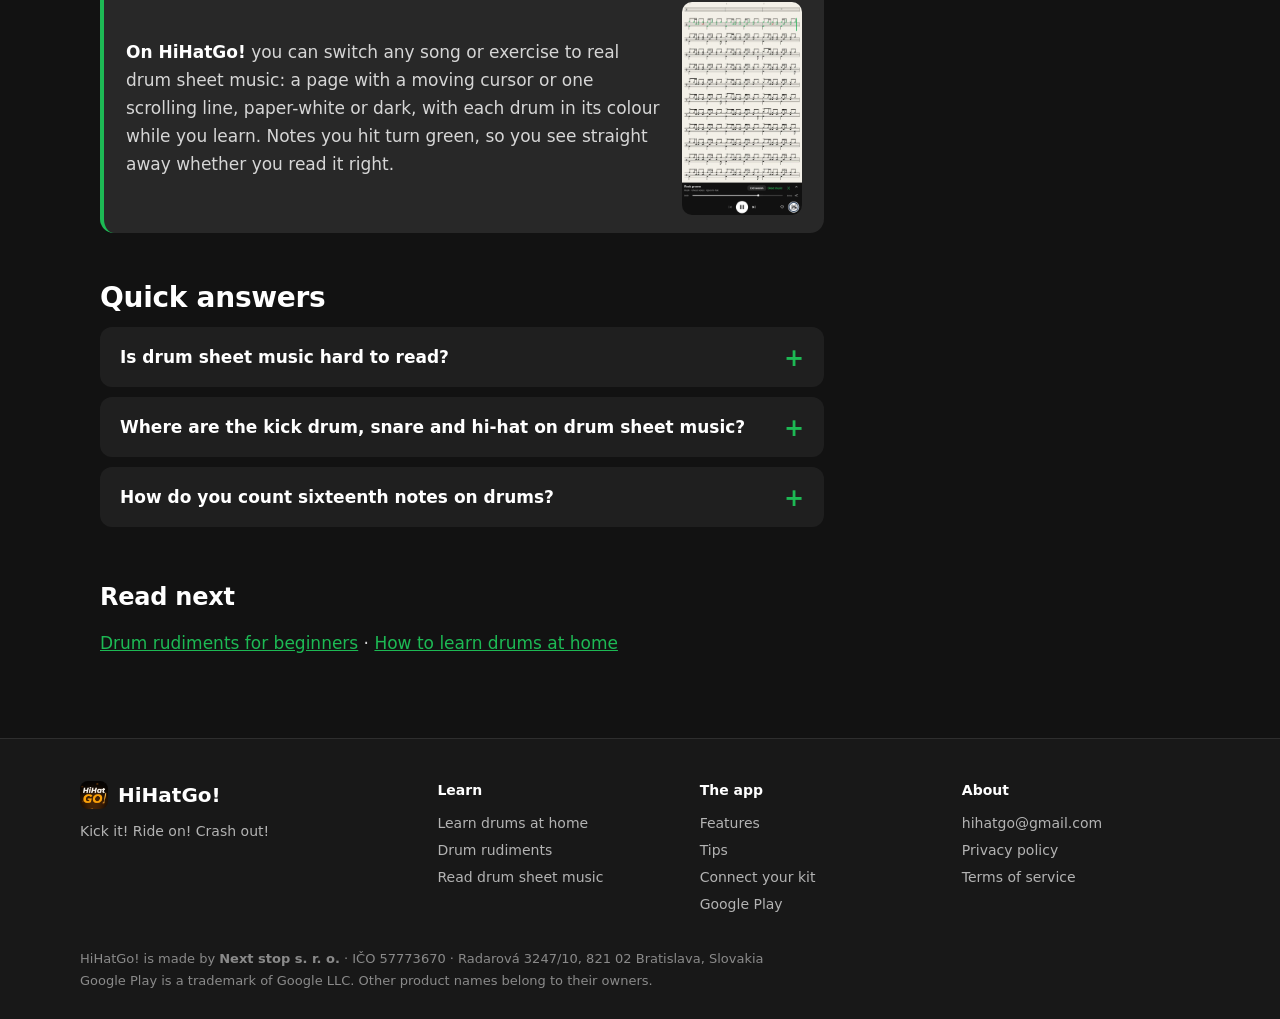
<file: read-drum-sheet-music.html>
<!doctype html>
<html lang="en">
<head>
<meta charset="utf-8">
<meta name="viewport" content="width=device-width, initial-scale=1">
<title>How to read drum sheet music – a simple guide for beginners</title>
<meta name="description" content="Learn to read drum notation: where the kick, snare, hi-hat, toms and cymbals sit on the staff, note values and rests, counting 1 e &amp; a, and how to read your first rock beat.">
<link rel="canonical" href="https://hihatgo.com/read-drum-sheet-music.html">
<meta property="og:type" content="website">
<meta property="og:site_name" content="HiHatGo!">
<meta property="og:title" content="How to read drum sheet music – a simple guide for beginners">
<meta property="og:description" content="Learn to read drum notation: where the kick, snare, hi-hat, toms and cymbals sit on the staff, note values and rests, counting 1 e &amp; a, and how to read your first rock beat.">
<meta property="og:url" content="https://hihatgo.com/read-drum-sheet-music.html">
<meta property="og:image" content="https://hihatgo.com/img/og.jpg">
<meta name="twitter:card" content="summary_large_image">
<meta name="theme-color" content="#121212">
<link rel="icon" href="icon.png">
<link rel="stylesheet" href="style.css">
<script src="site.js" defer></script>
<script type="application/ld+json">
{"@context":"https://schema.org","@type":"Article","headline":"How to read drum sheet music","author":{"@type":"Organization","name":"HiHatGo!"},"publisher":{"@type":"Organization","name":"HiHatGo!"},"mainEntityOfPage":"https://hihatgo.com/read-drum-sheet-music.html"}
</script>
<script type="application/ld+json">{"@context": "https://schema.org", "@type": "BreadcrumbList", "itemListElement": [{"@type": "ListItem", "position": 1, "name": "HiHatGo!", "item": "https://hihatgo.com/"}, {"@type": "ListItem", "position": 2, "name": "How to read drum sheet music", "item": "https://hihatgo.com/read-drum-sheet-music.html"}]}</script>
<script type="application/ld+json">{"@context": "https://schema.org", "@type": "FAQPage", "mainEntity": [{"@type": "Question", "name": "Is drum sheet music hard to read?", "acceptedAnswer": {"@type": "Answer", "text": "No. Drum notation is simpler than most sheet music because there are no pitches: each line or space on the staff is a drum or cymbal, and you only need to read rhythm."}}, {"@type": "Question", "name": "Where are the kick drum, snare and hi-hat on drum sheet music?", "acceptedAnswer": {"@type": "Answer", "text": "The kick drum sits low, in the bottom space of the staff. The snare is in the third space from the bottom. The hi-hat is an x above the top line, and cymbals are also written as x note heads."}}, {"@type": "Question", "name": "How do you count sixteenth notes on drums?", "acceptedAnswer": {"@type": "Answer", "text": "Say \"1 e & a, 2 e & a, 3 e & a, 4 e & a\". The numbers are the beats, \"&\" is the eighth note in between, and \"e\" and \"a\" are the sixteenth notes."}}]}</script>
</head>
<body>
<header class="top"><div class="topin">
<a class="brand" href="index.html"><img src="icon.png" alt="" width="32" height="32">HiHatGo!</a>
<nav><a href="index.html#features">Features</a><a href="learn-drums.html">Learn drums</a><a href="tips.html">Tips</a><a href="setup.html">Connect your kit</a><a href="index.html#faq">FAQ</a></nav>
<a class="btn small" href="https://play.google.com/store/apps/details?id=com.drumhero.appv2"><svg class="pi" viewBox="0 0 24 24" aria-hidden="true"><path d="M4 2.8v18.4c0 .5.6.8 1 .5l15.6-9.2c.4-.2.4-.8 0-1L5 2.3c-.4-.3-1 0-1 .5z"/></svg>Get the app</a>
<details class="mmenu"><summary aria-label="Menu"><i></i><i></i><i></i></summary><div class="mlist"><a href="index.html#features">Features</a><a href="learn-drums.html">Learn drums</a><a href="tips.html">Tips</a><a href="setup.html">Connect your kit</a><a href="index.html#faq">FAQ</a></div></details>
</div></header>
<main class="guide">

<p class="crumbs"><a href="index.html">HiHatGo!</a> › <a href="learn-drums.html">Learn drums</a> › Reading drum sheet music</p>
<div class="guidewrap">
<article class="prose">
<h1>How to read drum sheet music</h1>
<p class="intro">Drum notation looks scary, but it's simpler than most sheet music: there are no pitches to learn, only
<em>which drum</em> and <em>when</em>. Learn the drum key and how to count, and you can read almost any beat.</p>

<div class="toc"><b>In this guide</b><ol>
<li><a href="#key">Which line is which drum</a></li>
<li><a href="#values">Note values: how long each note is</a></li>
<li><a href="#counting">Counting 1 e &amp; a</a></li>
<li><a href="#rests">Rests, accents and other marks</a></li>
<li><a href="#first">Reading your first beat</a></li>
<li><a href="#learn">How to get good at reading</a></li>
</ol></div>

<h2 id="key">1. Which line is which drum</h2>
<p>Drum music uses the same five-line staff as other music, with a "percussion clef" (two thick vertical bars) at the
start. Each drum has its own line or space. Drums are written as round note heads, cymbals as <strong>x</strong>:</p>

<figure class="svg">
<svg viewBox="0 0 900 150" role="img" aria-label="Drum key: crash, hi-hat, ride, high tom, mid tom, snare, floor tom, kick, hi-hat pedal on the staff">
<g stroke="#222" stroke-width="1.5">
<line x1="20" y1="40" x2="880" y2="40"/><line x1="20" y1="52" x2="880" y2="52"/><line x1="20" y1="64" x2="880" y2="64"/>
<line x1="20" y1="76" x2="880" y2="76"/><line x1="20" y1="88" x2="880" y2="88"/>
<line x1="35" y1="52" x2="35" y2="76" stroke-width="5"/><line x1="44" y1="52" x2="44" y2="76" stroke-width="5"/>
<line x1="100" y1="28" x2="130" y2="28"/>
</g>
<g stroke="#222" stroke-width="2.2" stroke-linecap="round">
<path d="M109 23 l12 10 M121 23 l-12 10"/>
<path d="M199 29 l12 10 M211 29 l-12 10"/>
<path d="M289 35 l12 10 M301 35 l-12 10"/>
<path d="M829 89 l12 10 M841 89 l-12 10"/>
</g>
<g fill="#222">
<ellipse cx="385" cy="46" rx="7.5" ry="5.5" transform="rotate(-20 385 46)"/>
<ellipse cx="475" cy="52" rx="7.5" ry="5.5" transform="rotate(-20 475 52)"/>
<ellipse cx="565" cy="58" rx="7.5" ry="5.5" transform="rotate(-20 565 58)"/>
<ellipse cx="655" cy="70" rx="7.5" ry="5.5" transform="rotate(-20 655 70)"/>
<ellipse cx="745" cy="82" rx="7.5" ry="5.5" transform="rotate(-20 745 82)"/>
</g>
<g font-family="system-ui, sans-serif" font-size="15" fill="#222" text-anchor="middle" font-weight="600">
<text x="115" y="125">Crash</text><text x="205" y="125">Hi-hat</text><text x="295" y="125">Ride</text>
<text x="385" y="125">High tom</text><text x="475" y="125">Mid tom</text><text x="565" y="125">Snare</text>
<text x="655" y="125">Floor tom</text><text x="745" y="125">Kick</text><text x="835" y="125">Hi-hat foot</text>
</g>
</svg>
<figcaption>The most common drum key. Some books differ slightly, and they always print their key at the start.</figcaption>
</figure>

<ul>
<li><strong>Kick:</strong> the bottom space. <strong>Snare:</strong> the third space from the bottom.</li>
<li><strong>Hi-hat:</strong> an x just above the staff. <strong>Ride:</strong> an x on the top line.
<strong>Crash:</strong> an x on a short extra line above the staff.</li>
<li><strong>Toms</strong> go from high to low: high tom near the top, floor tom below the snare.</li>
<li><strong>Hi-hat foot</strong> (the pedal): an x below the staff.</li>
<li>An <strong>open hi-hat</strong> has a small circle (o) above it; a plus (+) means closed.</li>
</ul>
<p>Usually the hands are written with stems up, and the feet with stems down, so you can read them as two "voices".</p>

<h2 id="values">2. Note values: how long each note is</h2>
<table>
<tr><th>Note</th><th>Looks like</th><th>In one 4/4 bar</th><th>Count</th></tr>
<tr><td>Whole note</td><td>Open head, no stem</td><td>1</td><td>1 (2 3 4)</td></tr>
<tr><td>Half note</td><td>Open head with stem</td><td>2</td><td>1 (2) 3 (4)</td></tr>
<tr><td>Quarter note</td><td>Filled head with stem</td><td>4</td><td>1 2 3 4</td></tr>
<tr><td>Eighth note</td><td>One flag, or one beam</td><td>8</td><td>1 &amp; 2 &amp; 3 &amp; 4 &amp;</td></tr>
<tr><td>Sixteenth note</td><td>Two flags, or two beams</td><td>16</td><td>1 e &amp; a 2 e &amp; a …</td></tr>
<tr><td>Triplet</td><td>A small 3 over a group</td><td>three in the space of two</td><td>1 trip let 2 trip let …</td></tr>
</table>
<p>On drums the length of a note barely matters (a hit is a hit). What matters is <strong>where</strong> it starts.</p>

<h2 id="counting">3. Counting 1 e &amp; a</h2>
<p>Split each beat into four and say it out loud: <strong>1 e &amp; a, 2 e &amp; a, 3 e &amp; a, 4 e &amp; a</strong>.
Every sixteenth note now has a name. "The kick is on the &amp; of 2" or "the snare is on the a of 4" tells a drummer
exactly where the hit goes. Counting out loud while you read is the trick that makes it click.</p>

<h2 id="rests">4. Rests, accents and other marks</h2>
<ul>
<li><strong>Rests</strong> are silences. Each note value has a matching rest. You still count through them.</li>
<li><strong>Accent</strong> (&gt; above a note): hit it harder.</li>
<li><strong>Ghost note</strong> (note in brackets): a very soft hit, usually on the snare.</li>
<li><strong>Flam</strong>: a tiny grace note just before the main note.</li>
<li><strong>Repeat signs</strong> (two dots by a thick bar line): play that part again. A slash with dots in a bar
means "repeat the previous bar".</li>
</ul>

<h2 id="first">5. Reading your first beat</h2>
<p>The basic rock beat written as text (each column is an eighth note):</p>
<div class="beat">Count:   1  &amp;  2  &amp;  3  &amp;  4  &amp;
Hi-hat:  x  x  x  x  x  x  x  x      (x just above the staff, eighth notes)
Snare:   .  .  o  .  .  .  o  .      (third space, beats 2 and 4)
Kick:    o  .  .  .  o  .  .  .      (bottom space, beats 1 and 3)</div>
<p>On the staff, you'd see eight x's above the top line joined by beams, a note in the third space under beats 2 and 4,
and a note in the bottom space under beats 1 and 3. Read it column by column: everything stacked vertically is played
at the same time.</p>

<h2 id="learn">6. How to get good at reading</h2>
<ol>
<li><strong>Learn the key first.</strong> Kick, snare and hi-hat cover most beats; add toms and cymbals later.</li>
<li><strong>Read slowly, a bar at a time.</strong> Count out loud, then play it.</li>
<li><strong>Read a little every day.</strong> Five minutes daily beats an hour once a week.</li>
<li><strong>Read while you play.</strong> Following the music while you play it links the picture to the sound.</li>
<li><strong>Use colour at first, then take it away.</strong> Colour-coded drums help you start, plain black notes
make you really read.</li>
</ol>

<div class="box app"><div><p><strong>On HiHatGo!</strong> you can switch any song or exercise to real drum sheet music:
a page with a moving cursor or one scrolling line, paper-white or dark, with each drum in its colour while you learn.
Notes you hit turn green, so you see straight away whether you read it right.</p></div>
<img src="img/02_note_sheet_paper.webp" alt="" loading="lazy"></div>

<h2 id="quick-answers">Quick answers</h2>
<details><summary>Is drum sheet music hard to read?</summary>
<p>No. Drum notation is simpler than most sheet music because there are no pitches: each line or space on the staff is a drum or cymbal, and you only need to read rhythm.</p></details>
<details><summary>Where are the kick drum, snare and hi-hat on drum sheet music?</summary>
<p>The kick drum sits low, in the bottom space of the staff. The snare is in the third space from the bottom. The hi-hat is an x above the top line, and cymbals are also written as x note heads.</p></details>
<details><summary>How do you count sixteenth notes on drums?</summary>
<p>Say "1 e &amp; a, 2 e &amp; a, 3 e &amp; a, 4 e &amp; a". The numbers are the beats, "&amp;" is the eighth note in between, and "e" and "a" are the sixteenth notes.</p></details>

<div class="related"><h2>Read next</h2>
<p><a href="drum-rudiments.html">Drum rudiments for beginners</a> · <a href="learn-drums.html">How to learn drums at home</a></p></div>
</article>
<aside class="sidecta"><div class="card"><img class="ic" src="icon.png" alt="">
<h3>Learn reading by playing</h3>
<p>Play real drum notation on your e-kit. Every note you hit turns green.</p>
<a class="btn small" href="https://play.google.com/store/apps/details?id=com.drumhero.appv2"><svg class="pi" viewBox="0 0 24 24" aria-hidden="true"><path d="M4 2.8v18.4c0 .5.6.8 1 .5l15.6-9.2c.4-.2.4-.8 0-1L5 2.3c-.4-.3-1 0-1 .5z"/></svg>Get it on Google Play</a></div></aside>
</div>
</main>
<footer>
<div class="footin">
<div><a class="brand" href="index.html"><img src="icon.png" alt="" width="28" height="28">HiHatGo!</a>
<p>Kick it! Ride on! Crash out!</p></div>
<div><h4>Learn</h4><a href="learn-drums.html">Learn drums at home</a><a href="drum-rudiments.html">Drum rudiments</a>
<a href="read-drum-sheet-music.html">Read drum sheet music</a></div>
<div><h4>The app</h4><a href="index.html#features">Features</a><a href="tips.html">Tips</a>
<a href="setup.html">Connect your kit</a><a href="https://play.google.com/store/apps/details?id=com.drumhero.appv2">Google Play</a></div>
<div><h4>About</h4><a href="mailto:hihatgo@gmail.com">hihatgo@gmail.com</a><a href="privacy.html">Privacy policy</a>
<a href="terms.html">Terms of service</a></div>
</div>
<p class="legal">HiHatGo! is made by <strong>Next stop s. r. o.</strong> · IČO 57773670 · Radarová 3247/10, 821 02 Bratislava, Slovakia<br>
Google Play is a trademark of Google LLC. Other product names belong to their owners.</p>
</footer>
</body>
</html>
</file>
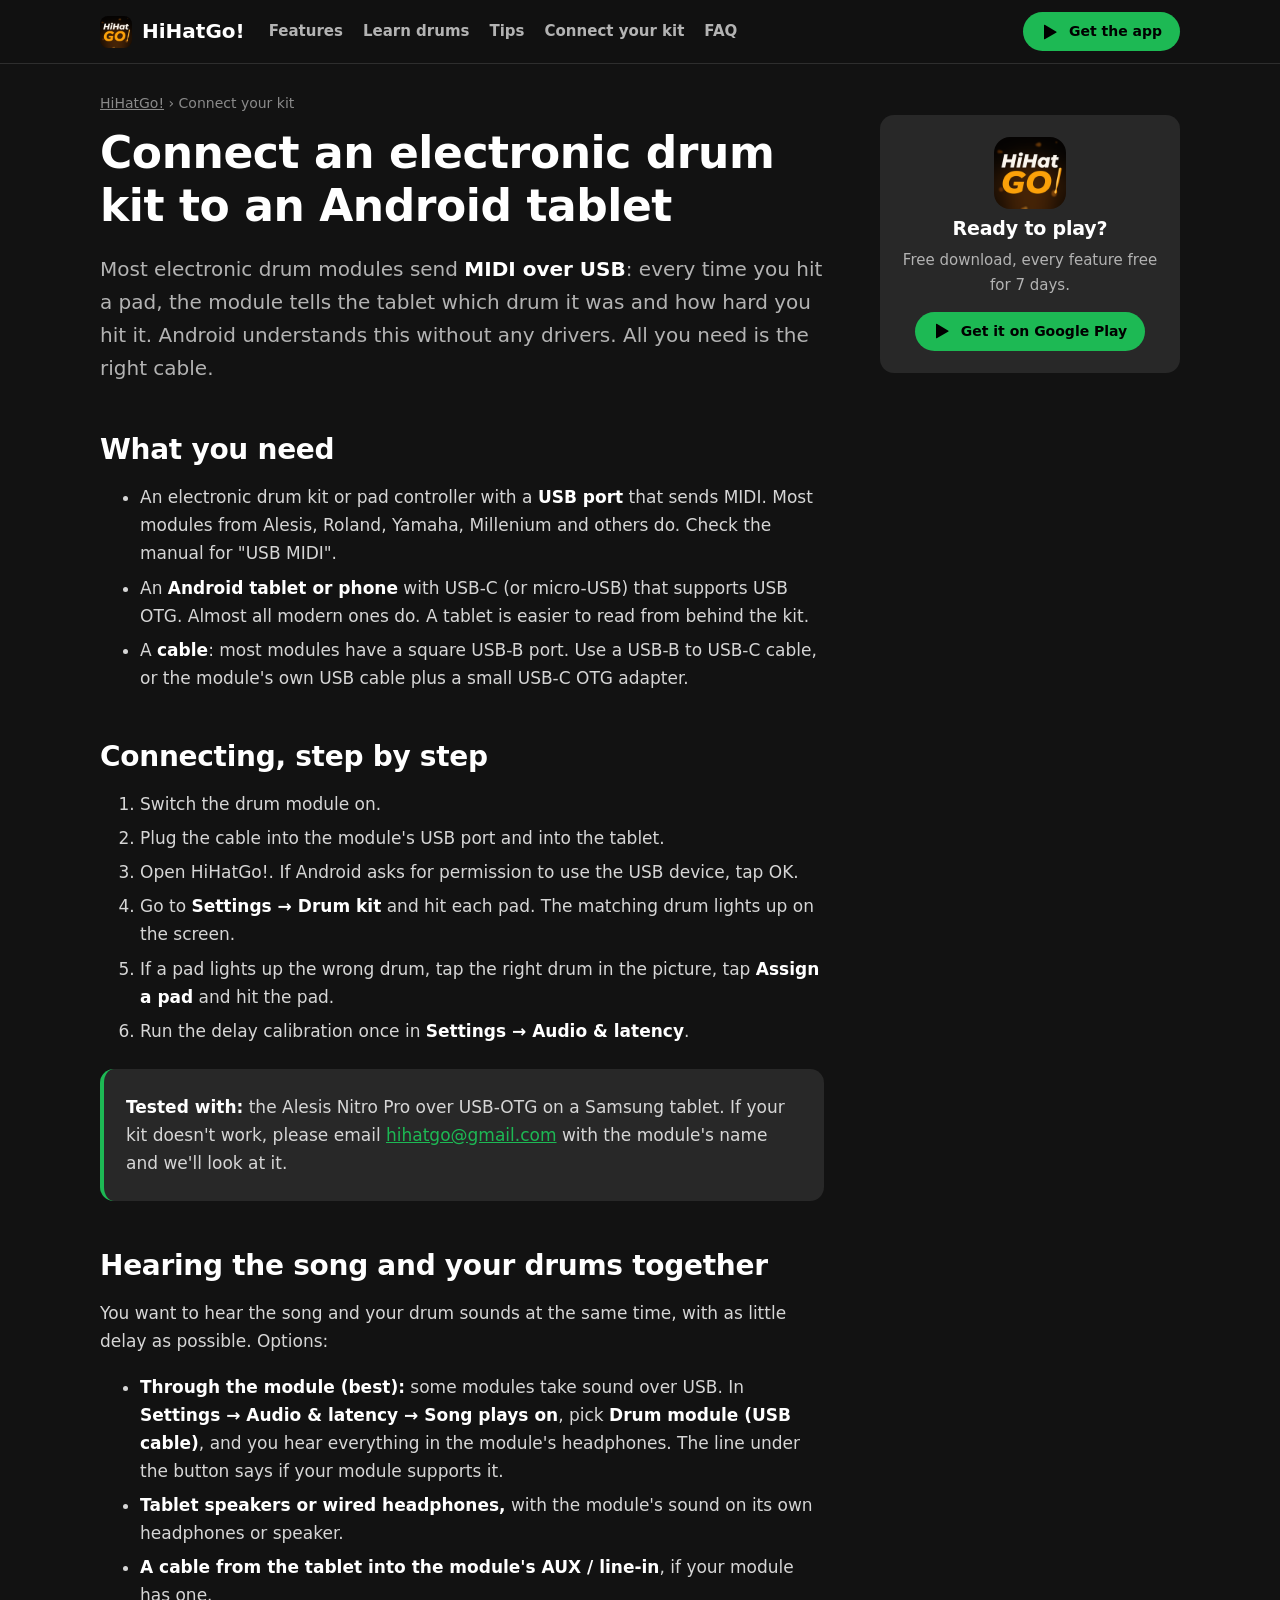
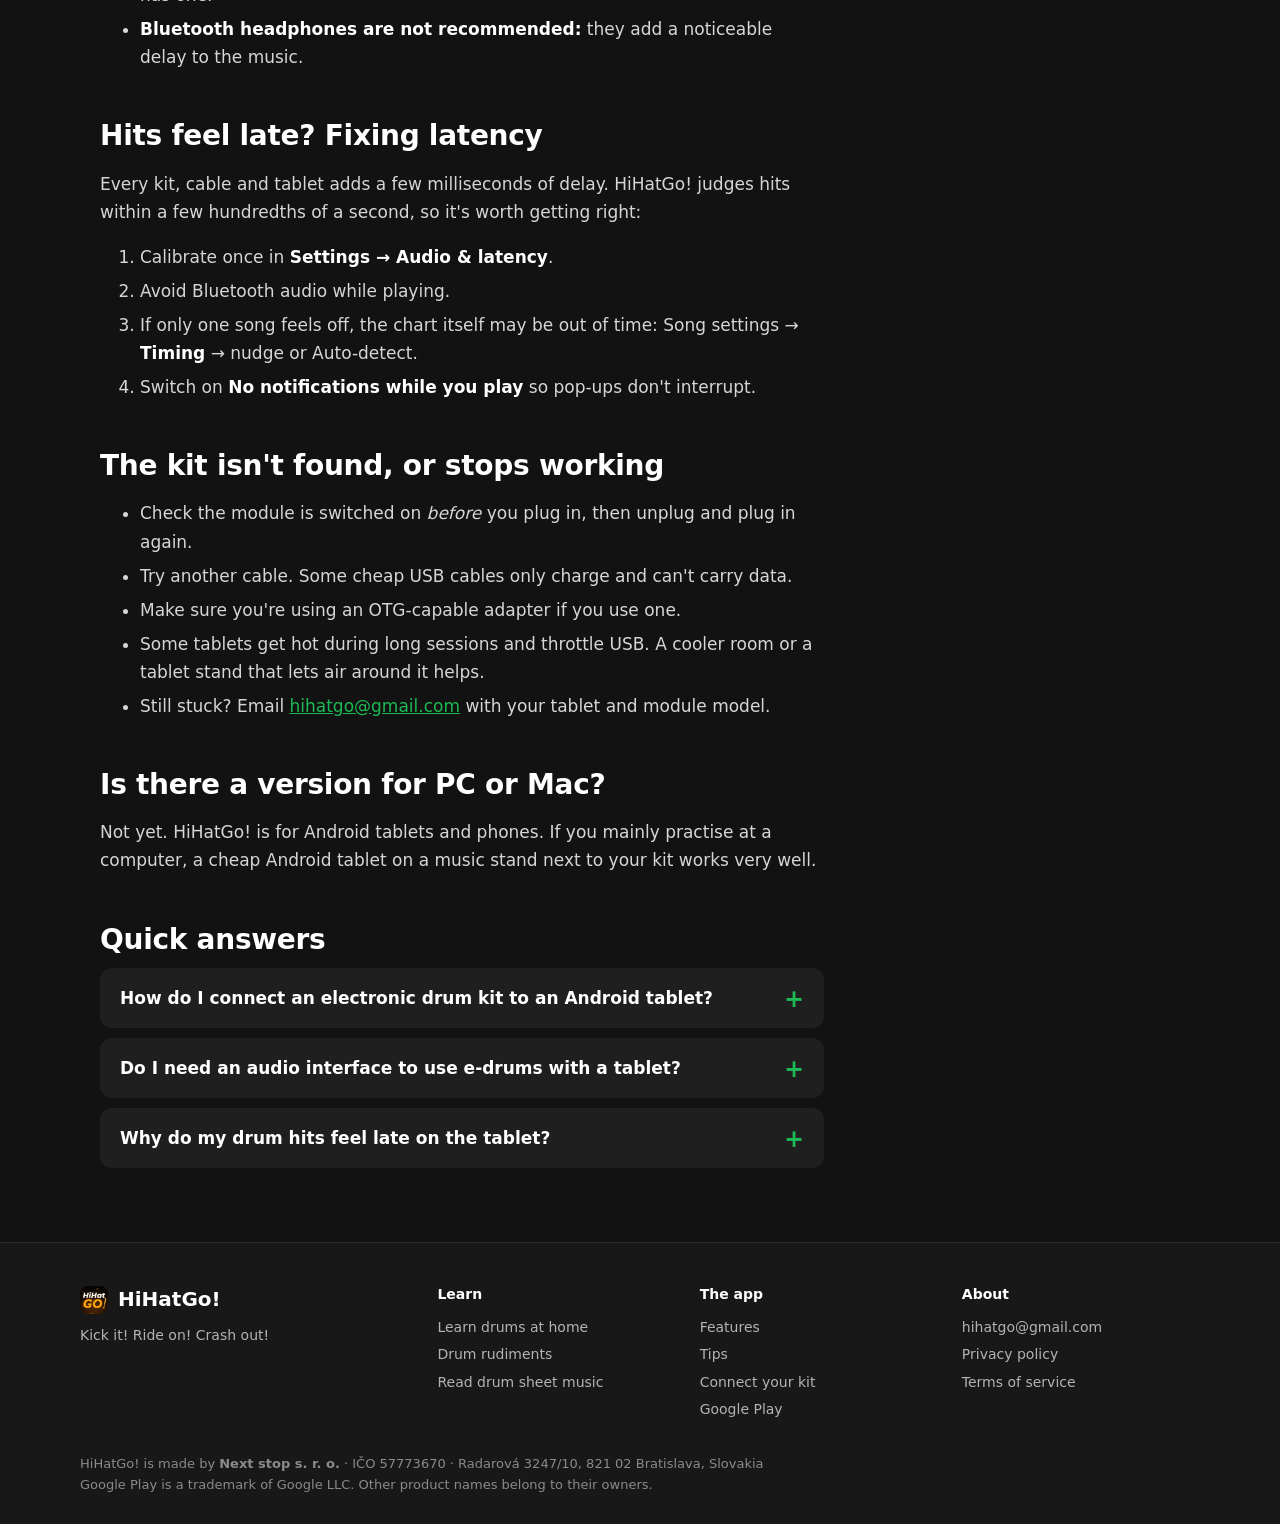
<file: setup.html>
<!doctype html>
<html lang="en">
<head>
<meta charset="utf-8">
<meta name="viewport" content="width=device-width, initial-scale=1">
<title>Connect an electronic drum kit to an Android tablet (USB-MIDI) – setup guide</title>
<meta name="description" content="How to connect your electronic drum kit to an Android tablet or phone with USB: which cable you need, setting up the pads, fixing latency and hits that feel late, and what to do if the kit isn&#x27;t found.">
<link rel="canonical" href="https://hihatgo.com/setup.html">
<meta property="og:type" content="website">
<meta property="og:site_name" content="HiHatGo!">
<meta property="og:title" content="Connect an electronic drum kit to an Android tablet (USB-MIDI) – setup guide">
<meta property="og:description" content="How to connect your electronic drum kit to an Android tablet or phone with USB: which cable you need, setting up the pads, fixing latency and hits that feel late, and what to do if the kit isn&#x27;t found.">
<meta property="og:url" content="https://hihatgo.com/setup.html">
<meta property="og:image" content="https://hihatgo.com/img/og.jpg">
<meta name="twitter:card" content="summary_large_image">
<meta name="theme-color" content="#121212">
<link rel="icon" href="icon.png">
<link rel="stylesheet" href="style.css">
<script src="site.js" defer></script>
<script type="application/ld+json">{"@context": "https://schema.org", "@type": "Article", "headline": "Connect an electronic drum kit to an Android tablet", "description": "How to connect your electronic drum kit to an Android tablet or phone with USB: which cable you need, setting up the pads, fixing latency and hits that feel late, and what to do if the kit isn't found.", "url": "https://hihatgo.com/setup.html", "mainEntityOfPage": "https://hihatgo.com/setup.html", "inLanguage": "en", "image": "https://hihatgo.com/img/og.jpg", "dateModified": "2026-11-28", "author": {"@type": "Organization", "name": "Next stop s. r. o.", "url": "https://hihatgo.com/", "logo": "https://hihatgo.com/icon.png"}, "publisher": {"@type": "Organization", "name": "Next stop s. r. o.", "url": "https://hihatgo.com/", "logo": "https://hihatgo.com/icon.png"}}</script>
<script type="application/ld+json">{"@context": "https://schema.org", "@type": "BreadcrumbList", "itemListElement": [{"@type": "ListItem", "position": 1, "name": "HiHatGo!", "item": "https://hihatgo.com/"}, {"@type": "ListItem", "position": 2, "name": "Connect an electronic drum kit to an Android tablet", "item": "https://hihatgo.com/setup.html"}]}</script>
<script type="application/ld+json">{"@context": "https://schema.org", "@type": "FAQPage", "mainEntity": [{"@type": "Question", "name": "How do I connect an electronic drum kit to an Android tablet?", "acceptedAnswer": {"@type": "Answer", "text": "Connect the drum module's USB port to the tablet with a USB cable. Most modules have a square USB-B port, so use a USB-B to USB-C cable, or the module's own cable with a USB-C OTG adapter. The kit then sends MIDI to the app."}}, {"@type": "Question", "name": "Do I need an audio interface to use e-drums with a tablet?", "acceptedAnswer": {"@type": "Answer", "text": "No. Most drum modules send MIDI straight over the USB cable, so a USB cable (and an OTG adapter if needed) is all you need."}}, {"@type": "Question", "name": "Why do my drum hits feel late on the tablet?", "acceptedAnswer": {"@type": "Answer", "text": "Every kit and tablet has a small delay. Run a latency calibration once, and avoid Bluetooth headphones because they add a lot of delay. Use the module's headphones or a cable instead."}}]}</script>
</head>
<body>
<header class="top"><div class="topin">
<a class="brand" href="index.html"><img src="icon.png" alt="" width="32" height="32">HiHatGo!</a>
<nav><a href="index.html#features">Features</a><a href="learn-drums.html">Learn drums</a><a href="tips.html">Tips</a><a href="setup.html">Connect your kit</a><a href="index.html#faq">FAQ</a></nav>
<a class="btn small" href="https://play.google.com/store/apps/details?id=com.drumhero.appv2"><svg class="pi" viewBox="0 0 24 24" aria-hidden="true"><path d="M4 2.8v18.4c0 .5.6.8 1 .5l15.6-9.2c.4-.2.4-.8 0-1L5 2.3c-.4-.3-1 0-1 .5z"/></svg>Get the app</a>
<details class="mmenu"><summary aria-label="Menu"><i></i><i></i><i></i></summary><div class="mlist"><a href="index.html#features">Features</a><a href="learn-drums.html">Learn drums</a><a href="tips.html">Tips</a><a href="setup.html">Connect your kit</a><a href="index.html#faq">FAQ</a></div></details>
</div></header>
<main class="guide">
<p class="crumbs"><a href="index.html">HiHatGo!</a> › Connect your kit</p>
<div class="guidewrap">
<article class="prose">
<h1>Connect an electronic drum kit to an Android tablet</h1>
<p class="intro">Most electronic drum modules send <strong>MIDI over USB</strong>: every time you hit a pad, the module
tells the tablet which drum it was and how hard you hit it. Android understands this without any drivers. All you need
is the right cable.</p>

<h2>What you need</h2>
<ul>
<li>An electronic drum kit or pad controller with a <strong>USB port</strong> that sends MIDI. Most modules from Alesis,
Roland, Yamaha, Millenium and others do. Check the manual for "USB MIDI".</li>
<li>An <strong>Android tablet or phone</strong> with USB-C (or micro-USB) that supports USB OTG. Almost all modern ones do.
A tablet is easier to read from behind the kit.</li>
<li>A <strong>cable</strong>: most modules have a square USB-B port. Use a USB-B to USB-C cable, or the module's own
USB cable plus a small USB-C OTG adapter.</li>
</ul>

<h2>Connecting, step by step</h2>
<ol>
<li>Switch the drum module on.</li>
<li>Plug the cable into the module's USB port and into the tablet.</li>
<li>Open HiHatGo!. If Android asks for permission to use the USB device, tap OK.</li>
<li>Go to <strong>Settings → Drum kit</strong> and hit each pad. The matching drum lights up on the screen.</li>
<li>If a pad lights up the wrong drum, tap the right drum in the picture, tap <strong>Assign a pad</strong> and hit
the pad.</li>
<li>Run the delay calibration once in <strong>Settings → Audio &amp; latency</strong>.</li>
</ol>

<div class="box"><p><strong>Tested with:</strong> the Alesis Nitro Pro over USB-OTG on a Samsung tablet. If your kit
doesn't work, please email <a href="mailto:hihatgo@gmail.com">hihatgo@gmail.com</a> with the module's name and we'll look at it.</p></div>

<h2>Hearing the song and your drums together</h2>
<p>You want to hear the song and your drum sounds at the same time, with as little delay as possible. Options:</p>
<ul>
<li><strong>Through the module (best):</strong> some modules take sound over USB. In
<strong>Settings → Audio &amp; latency → Song plays on</strong>, pick <strong>Drum module (USB cable)</strong>, and you hear
everything in the module's headphones. The line under the button says if your module supports it.</li>
<li><strong>Tablet speakers or wired headphones,</strong> with the module's sound on its own headphones or speaker.</li>
<li><strong>A cable from the tablet into the module's AUX / line-in</strong>, if your module has one.</li>
<li><strong>Bluetooth headphones are not recommended:</strong> they add a noticeable delay to the music.</li>
</ul>

<h2>Hits feel late? Fixing latency</h2>
<p>Every kit, cable and tablet adds a few milliseconds of delay. HiHatGo! judges hits within a few hundredths of a
second, so it's worth getting right:</p>
<ol>
<li>Calibrate once in <strong>Settings → Audio &amp; latency</strong>.</li>
<li>Avoid Bluetooth audio while playing.</li>
<li>If only one song feels off, the chart itself may be out of time: Song settings → <strong>Timing</strong> → nudge or
Auto-detect.</li>
<li>Switch on <strong>No notifications while you play</strong> so pop-ups don't interrupt.</li>
</ol>

<h2>The kit isn't found, or stops working</h2>
<ul>
<li>Check the module is switched on <em>before</em> you plug in, then unplug and plug in again.</li>
<li>Try another cable. Some cheap USB cables only charge and can't carry data.</li>
<li>Make sure you're using an OTG-capable adapter if you use one.</li>
<li>Some tablets get hot during long sessions and throttle USB. A cooler room or a tablet stand that lets air
around it helps.</li>
<li>Still stuck? Email <a href="mailto:hihatgo@gmail.com">hihatgo@gmail.com</a> with your tablet and module model.</li>
</ul>

<h2>Is there a version for PC or Mac?</h2>
<p>Not yet. HiHatGo! is for Android tablets and phones. If you mainly practise at a computer, a cheap Android tablet on a
music stand next to your kit works very well.</p>
<h2 id="quick-answers">Quick answers</h2>
<details><summary>How do I connect an electronic drum kit to an Android tablet?</summary>
<p>Connect the drum module's USB port to the tablet with a USB cable. Most modules have a square USB-B port, so use a USB-B to USB-C cable, or the module's own cable with a USB-C OTG adapter. The kit then sends MIDI to the app.</p></details>
<details><summary>Do I need an audio interface to use e-drums with a tablet?</summary>
<p>No. Most drum modules send MIDI straight over the USB cable, so a USB cable (and an OTG adapter if needed) is all you need.</p></details>
<details><summary>Why do my drum hits feel late on the tablet?</summary>
<p>Every kit and tablet has a small delay. Run a latency calibration once, and avoid Bluetooth headphones because they add a lot of delay. Use the module's headphones or a cable instead.</p></details>

</article>
<aside class="sidecta"><div class="card"><img class="ic" src="icon.png" alt="">
<h3>Ready to play?</h3>
<p>Free download, every feature free for 7 days.</p>
<a class="btn small" href="https://play.google.com/store/apps/details?id=com.drumhero.appv2"><svg class="pi" viewBox="0 0 24 24" aria-hidden="true"><path d="M4 2.8v18.4c0 .5.6.8 1 .5l15.6-9.2c.4-.2.4-.8 0-1L5 2.3c-.4-.3-1 0-1 .5z"/></svg>Get it on Google Play</a></div></aside>
</div>
</main>
<footer>
<div class="footin">
<div><a class="brand" href="index.html"><img src="icon.png" alt="" width="28" height="28">HiHatGo!</a>
<p>Kick it! Ride on! Crash out!</p></div>
<div><h4>Learn</h4><a href="learn-drums.html">Learn drums at home</a><a href="drum-rudiments.html">Drum rudiments</a>
<a href="read-drum-sheet-music.html">Read drum sheet music</a></div>
<div><h4>The app</h4><a href="index.html#features">Features</a><a href="tips.html">Tips</a>
<a href="setup.html">Connect your kit</a><a href="https://play.google.com/store/apps/details?id=com.drumhero.appv2">Google Play</a></div>
<div><h4>About</h4><a href="mailto:hihatgo@gmail.com">hihatgo@gmail.com</a><a href="privacy.html">Privacy policy</a>
<a href="terms.html">Terms of service</a></div>
</div>
<p class="legal">HiHatGo! is made by <strong>Next stop s. r. o.</strong> · IČO 57773670 · Radarová 3247/10, 821 02 Bratislava, Slovakia<br>
Google Play is a trademark of Google LLC. Other product names belong to their owners.</p>
</footer>
</body>
</html>
</file>
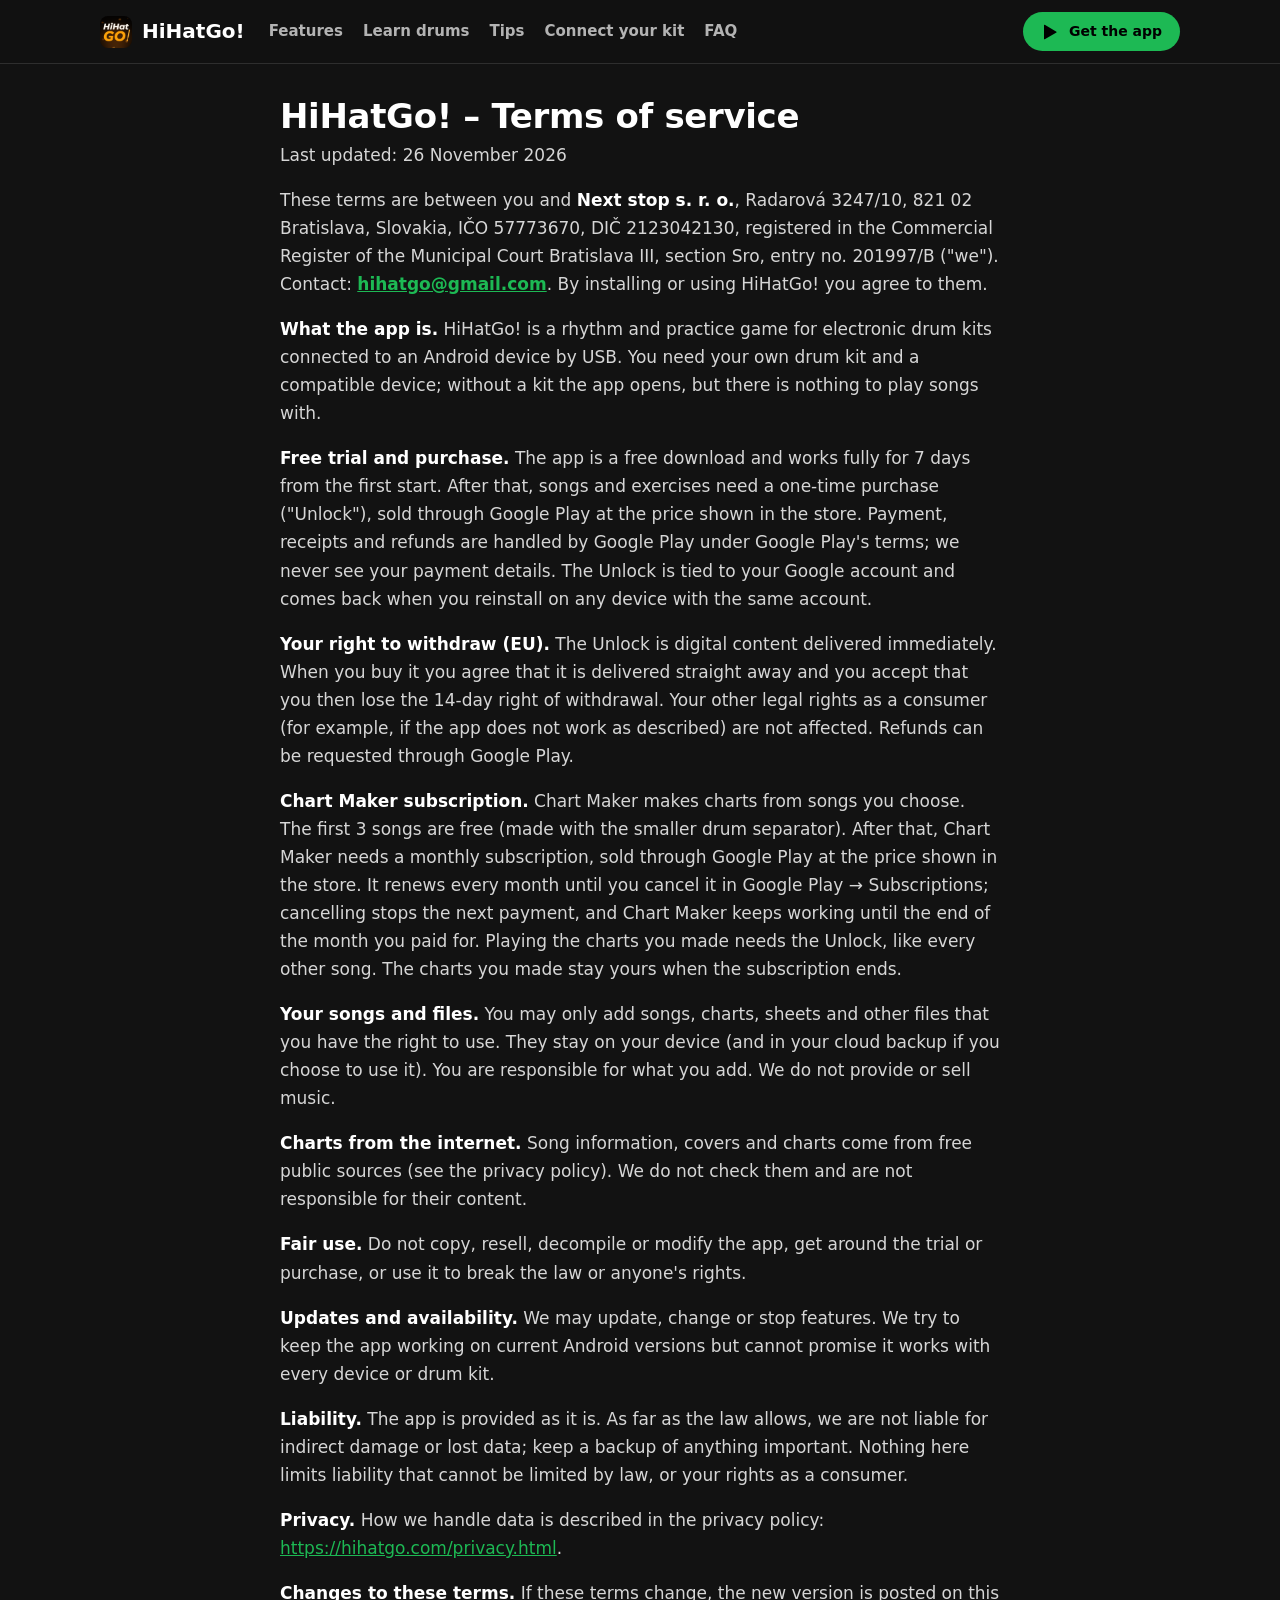
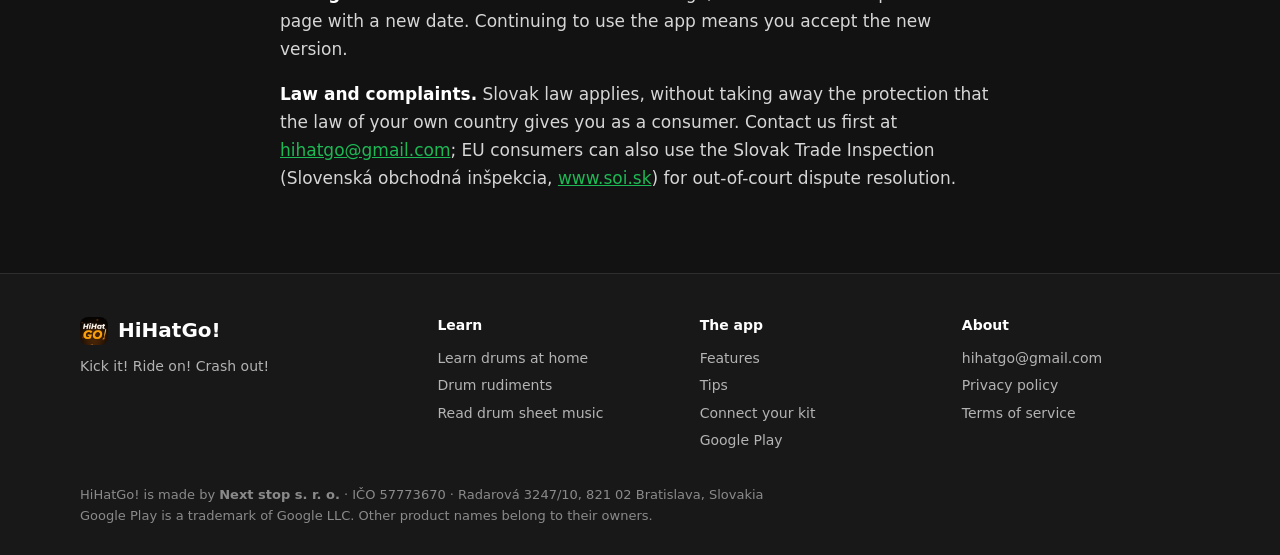
<file: terms.html>
<!doctype html>
<html lang="en">
<head>
<meta charset="utf-8">
<meta name="viewport" content="width=device-width, initial-scale=1">
<title>HiHatGo! – Terms of service</title>
<meta name="description" content="The terms for using HiHatGo!.">
<link rel="canonical" href="https://hihatgo.com/terms.html">
<meta property="og:type" content="website">
<meta property="og:site_name" content="HiHatGo!">
<meta property="og:title" content="HiHatGo! – Terms of service">
<meta property="og:description" content="The terms for using HiHatGo!.">
<meta property="og:url" content="https://hihatgo.com/terms.html">
<meta property="og:image" content="https://hihatgo.com/img/og.jpg">
<meta name="twitter:card" content="summary_large_image">
<meta name="theme-color" content="#121212">
<link rel="icon" href="icon.png">
<link rel="stylesheet" href="style.css">
<script src="site.js" defer></script>
</head>
<body>
<header class="top"><div class="topin">
<a class="brand" href="index.html"><img src="icon.png" alt="" width="32" height="32">HiHatGo!</a>
<nav><a href="index.html#features">Features</a><a href="learn-drums.html">Learn drums</a><a href="tips.html">Tips</a><a href="setup.html">Connect your kit</a><a href="index.html#faq">FAQ</a></nav>
<a class="btn small" href="https://play.google.com/store/apps/details?id=com.drumhero.appv2"><svg class="pi" viewBox="0 0 24 24" aria-hidden="true"><path d="M4 2.8v18.4c0 .5.6.8 1 .5l15.6-9.2c.4-.2.4-.8 0-1L5 2.3c-.4-.3-1 0-1 .5z"/></svg>Get the app</a>
<details class="mmenu"><summary aria-label="Menu"><i></i><i></i><i></i></summary><div class="mlist"><a href="index.html#features">Features</a><a href="learn-drums.html">Learn drums</a><a href="tips.html">Tips</a><a href="setup.html">Connect your kit</a><a href="index.html#faq">FAQ</a></div></details>
</div></header>
<main class="text">
<article class="prose">
<h1>HiHatGo! – Terms of service</h1>
<p class="updated">Last updated: 26 November 2026</p>
<p>These terms are between you and <strong>Next stop s. r. o.</strong>, Radarová 3247/10, 821 02 Bratislava, Slovakia, IČO 57773670, DIČ 2123042130, registered in the Commercial Register of the Municipal Court Bratislava III, section Sro, entry no. 201997/B ("we"). Contact: <strong><a href="mailto:hihatgo@gmail.com">hihatgo@gmail.com</a></strong>. By installing or using HiHatGo! you agree to them.</p>
<p><strong>What the app is.</strong> HiHatGo! is a rhythm and practice game for electronic drum kits connected to an Android device by USB. You need your own drum kit and a compatible device; without a kit the app opens, but there is nothing to play songs with.</p>
<p><strong>Free trial and purchase.</strong> The app is a free download and works fully for 7 days from the first start. After that, songs and exercises need a one-time purchase ("Unlock"), sold through Google Play at the price shown in the store. Payment, receipts and refunds are handled by Google Play under Google Play's terms; we never see your payment details. The Unlock is tied to your Google account and comes back when you reinstall on any device with the same account.</p>
<p><strong>Your right to withdraw (EU).</strong> The Unlock is digital content delivered immediately. When you buy it you agree that it is delivered straight away and you accept that you then lose the 14-day right of withdrawal. Your other legal rights as a consumer (for example, if the app does not work as described) are not affected. Refunds can be requested through Google Play.</p>
<p><strong>Chart Maker subscription.</strong> Chart Maker makes charts from songs you choose. The first 3 songs are free (made with the smaller drum separator). After that, Chart Maker needs a monthly subscription, sold through Google Play at the price shown in the store. It renews every month until you cancel it in Google Play → Subscriptions; cancelling stops the next payment, and Chart Maker keeps working until the end of the month you paid for. Playing the charts you made needs the Unlock, like every other song. The charts you made stay yours when the subscription ends.</p>
<p><strong>Your songs and files.</strong> You may only add songs, charts, sheets and other files that you have the right to use. They stay on your device (and in your cloud backup if you choose to use it). You are responsible for what you add. We do not provide or sell music.</p>
<p><strong>Charts from the internet.</strong> Song information, covers and charts come from free public sources (see the privacy policy). We do not check them and are not responsible for their content.</p>
<p><strong>Fair use.</strong> Do not copy, resell, decompile or modify the app, get around the trial or purchase, or use it to break the law or anyone's rights.</p>
<p><strong>Updates and availability.</strong> We may update, change or stop features. We try to keep the app working on current Android versions but cannot promise it works with every device or drum kit.</p>
<p><strong>Liability.</strong> The app is provided as it is. As far as the law allows, we are not liable for indirect damage or lost data; keep a backup of anything important. Nothing here limits liability that cannot be limited by law, or your rights as a consumer.</p>
<p><strong>Privacy.</strong> How we handle data is described in the privacy policy: <a href="https://hihatgo.com/privacy.html">https://hihatgo.com/privacy.html</a>.</p>
<p><strong>Changes to these terms.</strong> If these terms change, the new version is posted on this page with a new date. Continuing to use the app means you accept the new version.</p>
<p><strong>Law and complaints.</strong> Slovak law applies, without taking away the protection that the law of your own country gives you as a consumer. Contact us first at <a href="mailto:hihatgo@gmail.com">hihatgo@gmail.com</a>; EU consumers can also use the Slovak Trade Inspection (Slovenská obchodná inšpekcia, <a href="https://www.soi.sk">www.soi.sk</a>) for out-of-court dispute resolution.</p>
</article></main>
<footer>
<div class="footin">
<div><a class="brand" href="index.html"><img src="icon.png" alt="" width="28" height="28">HiHatGo!</a>
<p>Kick it! Ride on! Crash out!</p></div>
<div><h4>Learn</h4><a href="learn-drums.html">Learn drums at home</a><a href="drum-rudiments.html">Drum rudiments</a>
<a href="read-drum-sheet-music.html">Read drum sheet music</a></div>
<div><h4>The app</h4><a href="index.html#features">Features</a><a href="tips.html">Tips</a>
<a href="setup.html">Connect your kit</a><a href="https://play.google.com/store/apps/details?id=com.drumhero.appv2">Google Play</a></div>
<div><h4>About</h4><a href="mailto:hihatgo@gmail.com">hihatgo@gmail.com</a><a href="privacy.html">Privacy policy</a>
<a href="terms.html">Terms of service</a></div>
</div>
<p class="legal">HiHatGo! is made by <strong>Next stop s. r. o.</strong> · IČO 57773670 · Radarová 3247/10, 821 02 Bratislava, Slovakia<br>
Google Play is a trademark of Google LLC. Other product names belong to their owners.</p>
</footer>
</body>
</html>
</file>
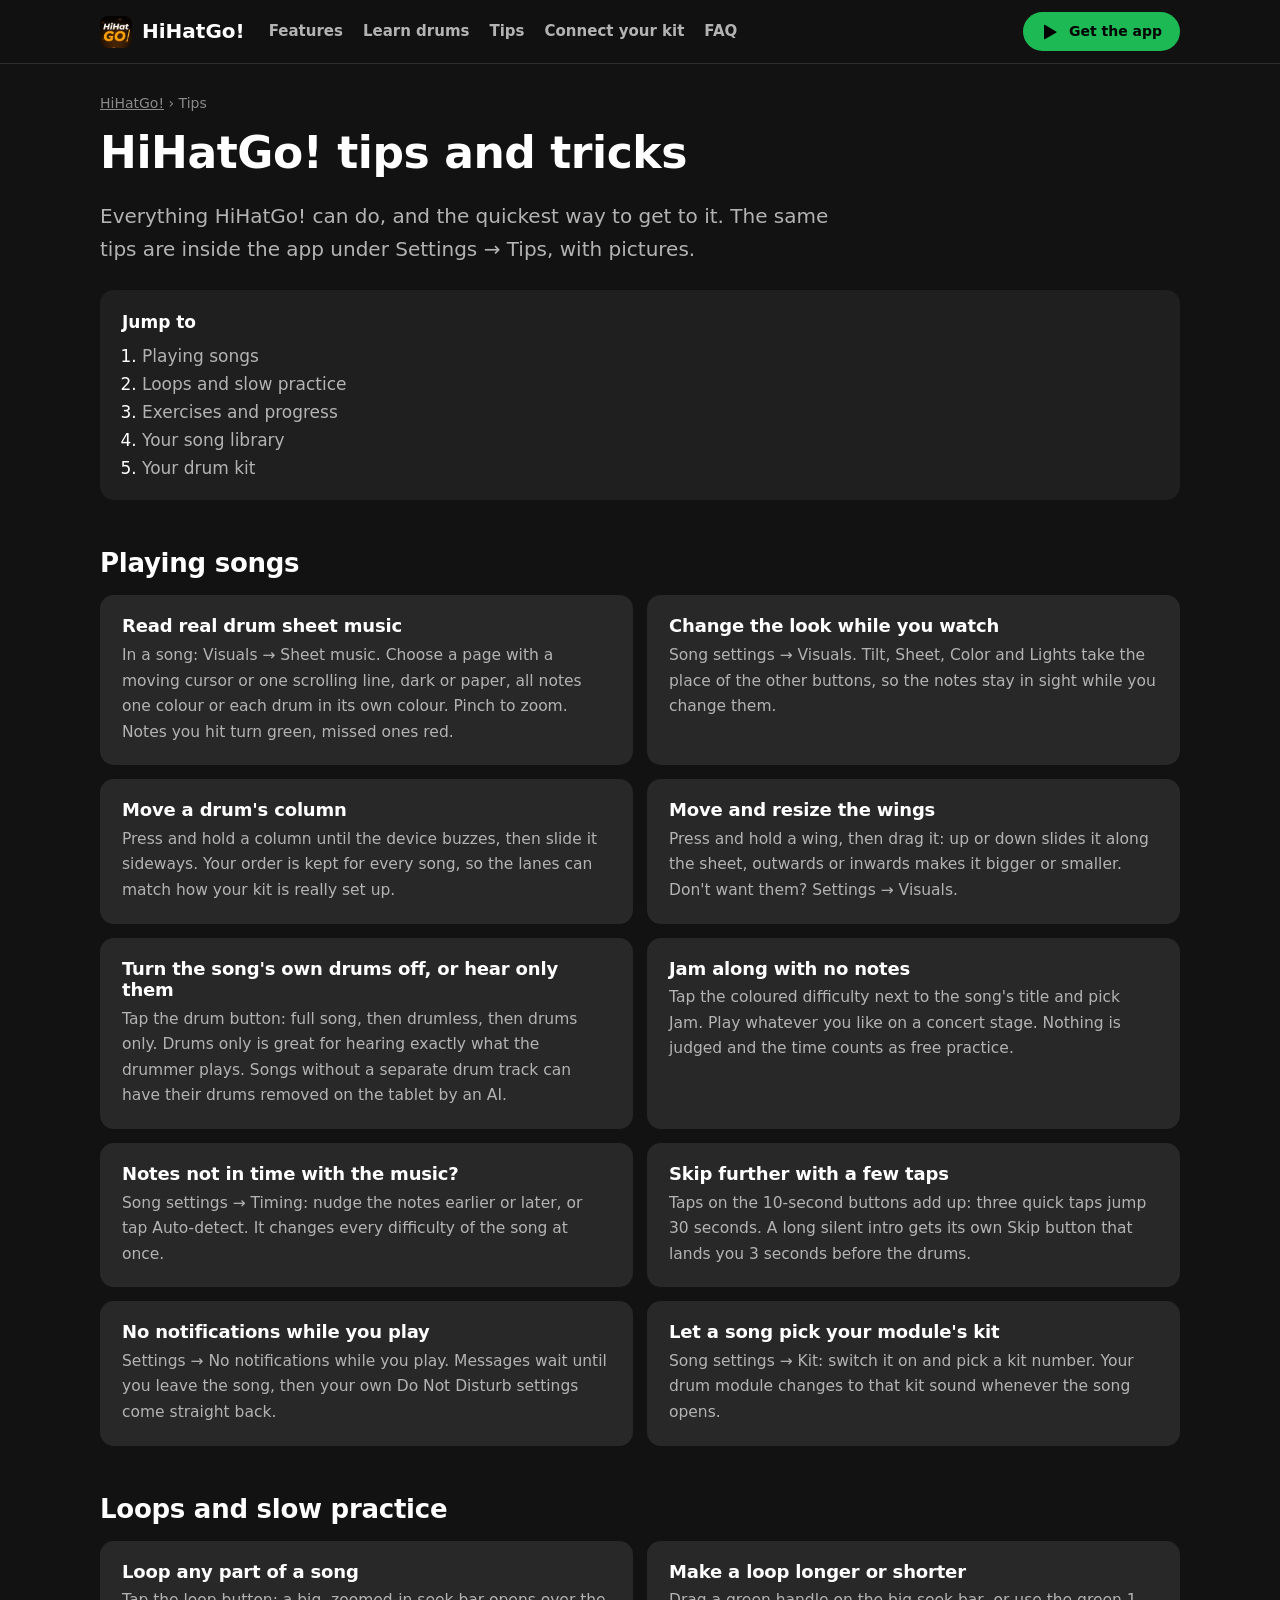
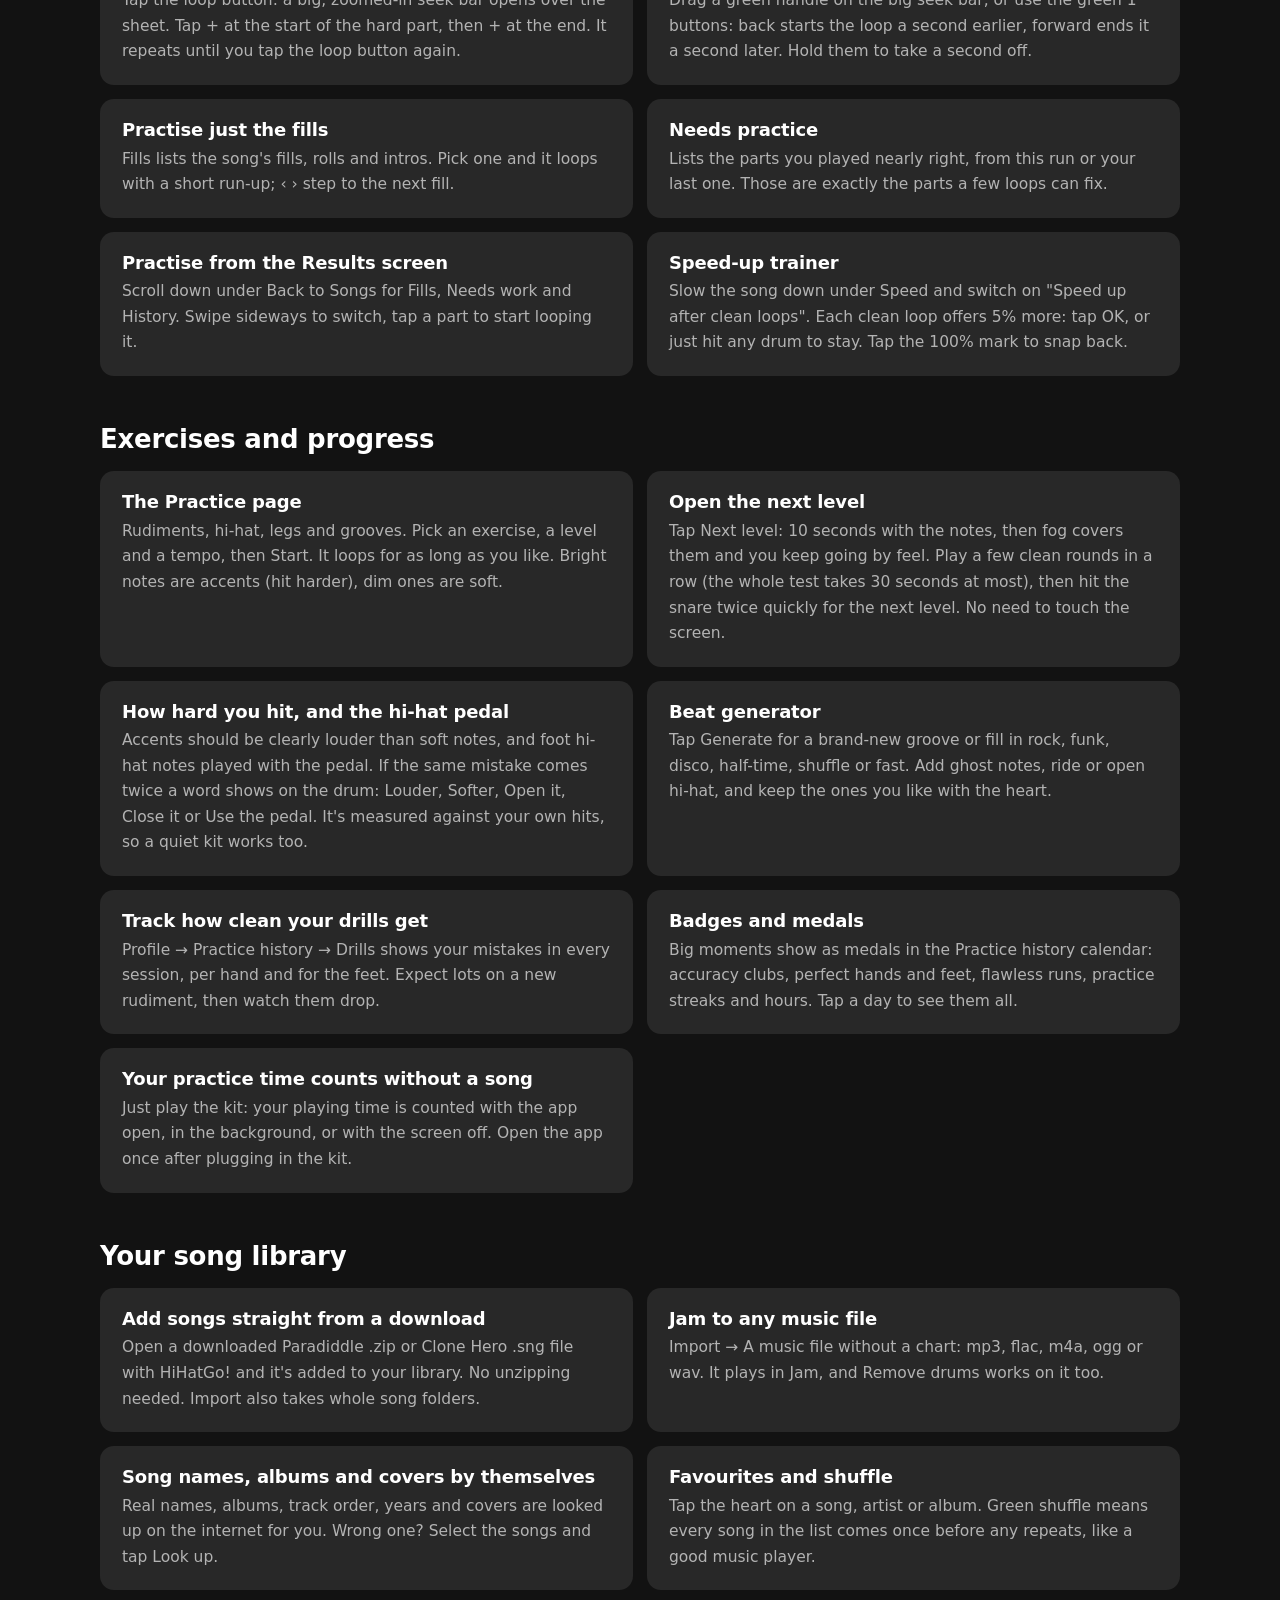
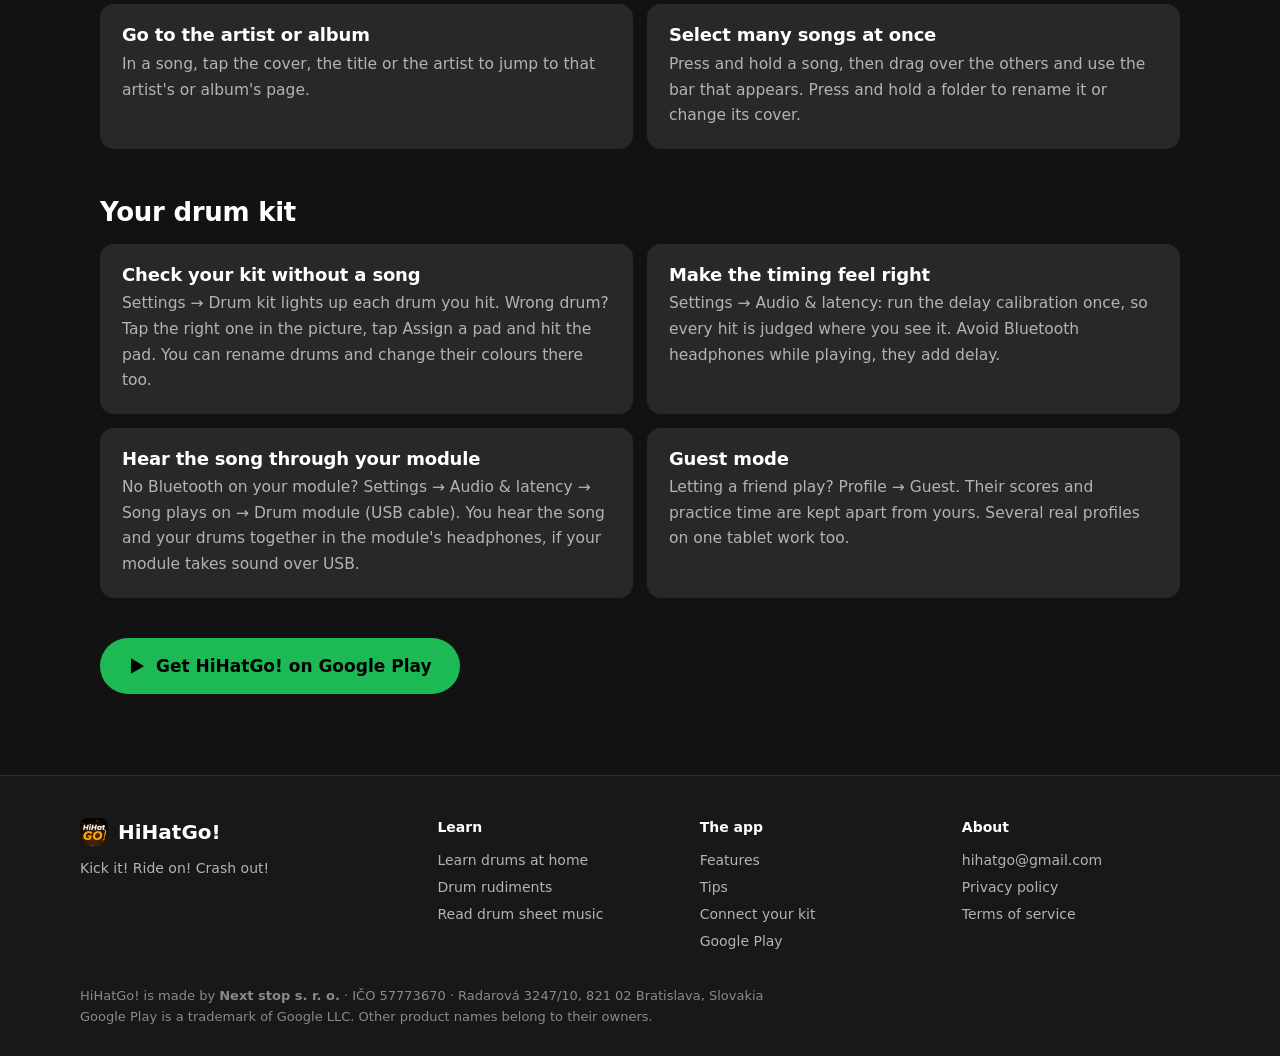
<file: tips.html>
<!doctype html>
<html lang="en">
<head>
<meta charset="utf-8">
<meta name="viewport" content="width=device-width, initial-scale=1">
<title>HiHatGo! tips and tricks – loops, speed trainer, sheet music, practice</title>
<meta name="description" content="Get more out of HiHatGo!: loop the hard parts, use the speed trainer, practise fills, pass the Next level fog test, read drum sheet music, jam to any song and set up your drum kit.">
<link rel="canonical" href="https://hihatgo.com/tips.html">
<meta property="og:type" content="website">
<meta property="og:site_name" content="HiHatGo!">
<meta property="og:title" content="HiHatGo! tips and tricks – loops, speed trainer, sheet music, practice">
<meta property="og:description" content="Get more out of HiHatGo!: loop the hard parts, use the speed trainer, practise fills, pass the Next level fog test, read drum sheet music, jam to any song and set up your drum kit.">
<meta property="og:url" content="https://hihatgo.com/tips.html">
<meta property="og:image" content="https://hihatgo.com/img/og.jpg">
<meta name="twitter:card" content="summary_large_image">
<meta name="theme-color" content="#121212">
<link rel="icon" href="icon.png">
<link rel="stylesheet" href="style.css">
<script src="site.js" defer></script>
<script type="application/ld+json">{"@context": "https://schema.org", "@type": "Article", "headline": "HiHatGo! tips and tricks", "description": "Get more out of HiHatGo!: loop the hard parts, use the speed trainer, practise fills, pass the Next level fog test, read drum sheet music, jam to any song and set up your drum kit.", "url": "https://hihatgo.com/tips.html", "mainEntityOfPage": "https://hihatgo.com/tips.html", "inLanguage": "en", "image": "https://hihatgo.com/img/og.jpg", "dateModified": "2026-11-28", "author": {"@type": "Organization", "name": "Next stop s. r. o.", "url": "https://hihatgo.com/", "logo": "https://hihatgo.com/icon.png"}, "publisher": {"@type": "Organization", "name": "Next stop s. r. o.", "url": "https://hihatgo.com/", "logo": "https://hihatgo.com/icon.png"}}</script>
<script type="application/ld+json">{"@context": "https://schema.org", "@type": "BreadcrumbList", "itemListElement": [{"@type": "ListItem", "position": 1, "name": "HiHatGo!", "item": "https://hihatgo.com/"}, {"@type": "ListItem", "position": 2, "name": "HiHatGo! tips and tricks", "item": "https://hihatgo.com/tips.html"}]}</script>
</head>
<body>
<header class="top"><div class="topin">
<a class="brand" href="index.html"><img src="icon.png" alt="" width="32" height="32">HiHatGo!</a>
<nav><a href="index.html#features">Features</a><a href="learn-drums.html">Learn drums</a><a href="tips.html">Tips</a><a href="setup.html">Connect your kit</a><a href="index.html#faq">FAQ</a></nav>
<a class="btn small" href="https://play.google.com/store/apps/details?id=com.drumhero.appv2"><svg class="pi" viewBox="0 0 24 24" aria-hidden="true"><path d="M4 2.8v18.4c0 .5.6.8 1 .5l15.6-9.2c.4-.2.4-.8 0-1L5 2.3c-.4-.3-1 0-1 .5z"/></svg>Get the app</a>
<details class="mmenu"><summary aria-label="Menu"><i></i><i></i><i></i></summary><div class="mlist"><a href="index.html#features">Features</a><a href="learn-drums.html">Learn drums</a><a href="tips.html">Tips</a><a href="setup.html">Connect your kit</a><a href="index.html#faq">FAQ</a></div></details>
</div></header>
<main class="guide">
<p class="crumbs"><a href="index.html">HiHatGo!</a> › Tips</p>
<div class="prose">
<h1>HiHatGo! tips and tricks</h1>
<p class="intro">Everything HiHatGo! can do, and the quickest way to get to it. The same tips are inside the app
under Settings → Tips, with pictures.</p>
</div>
<div class="toc"><b>Jump to</b><ol>
<li><a href="#songs">Playing songs</a></li><li><a href="#loops">Loops and slow practice</a></li>
<li><a href="#exercises">Exercises and progress</a></li><li><a href="#library">Your song library</a></li>
<li><a href="#kit">Your drum kit</a></li></ol></div>

<div class="tipcat" id="songs"><h2>Playing songs</h2><div class="tipgrid">
<div class="tip"><h3>Read real drum sheet music</h3><p>In a song: Visuals → Sheet music. Choose a page with a moving
cursor or one scrolling line, dark or paper, all notes one colour or each drum in its own colour. Pinch to zoom.
Notes you hit turn green, missed ones red.</p></div>
<div class="tip"><h3>Change the look while you watch</h3><p>Song settings → Visuals. Tilt, Sheet, Color and Lights
take the place of the other buttons, so the notes stay in sight while you change them.</p></div>
<div class="tip"><h3>Move a drum's column</h3><p>Press and hold a column until the device buzzes, then slide it
sideways. Your order is kept for every song, so the lanes can match how your kit is really set up.</p></div>
<div class="tip"><h3>Move and resize the wings</h3><p>Press and hold a wing, then drag it: up or down slides it along
the sheet, outwards or inwards makes it bigger or smaller. Don't want them? Settings → Visuals.</p></div>
<div class="tip"><h3>Turn the song's own drums off, or hear only them</h3><p>Tap the drum button: full song, then
drumless, then drums only. Drums only is great for hearing exactly what the drummer plays. Songs without a separate
drum track can have their drums removed on the tablet by an AI.</p></div>
<div class="tip"><h3>Jam along with no notes</h3><p>Tap the coloured difficulty next to the song's title and pick Jam.
Play whatever you like on a concert stage. Nothing is judged and the time counts as free practice.</p></div>
<div class="tip"><h3>Notes not in time with the music?</h3><p>Song settings → Timing: nudge the notes earlier or later,
or tap Auto-detect. It changes every difficulty of the song at once.</p></div>
<div class="tip"><h3>Skip further with a few taps</h3><p>Taps on the 10-second buttons add up: three quick taps jump
30 seconds. A long silent intro gets its own Skip button that lands you 3 seconds before the drums.</p></div>
<div class="tip"><h3>No notifications while you play</h3><p>Settings → No notifications while you play. Messages wait
until you leave the song, then your own Do Not Disturb settings come straight back.</p></div>
<div class="tip"><h3>Let a song pick your module's kit</h3><p>Song settings → Kit: switch it on and pick a kit number.
Your drum module changes to that kit sound whenever the song opens.</p></div>
</div></div>

<div class="tipcat" id="loops"><h2>Loops and slow practice</h2><div class="tipgrid">
<div class="tip"><h3>Loop any part of a song</h3><p>Tap the loop button: a big, zoomed-in seek bar opens over the sheet.
Tap + at the start of the hard part, then + at the end. It repeats until you tap the loop button again.</p></div>
<div class="tip"><h3>Make a loop longer or shorter</h3><p>Drag a green handle on the big seek bar, or use the green 1
buttons: back starts the loop a second earlier, forward ends it a second later. Hold them to take a second off.</p></div>
<div class="tip"><h3>Practise just the fills</h3><p>Fills lists the song's fills, rolls and intros. Pick one and it
loops with a short run-up; ‹ › step to the next fill.</p></div>
<div class="tip"><h3>Needs practice</h3><p>Lists the parts you played nearly right, from this run or your last one.
Those are exactly the parts a few loops can fix.</p></div>
<div class="tip"><h3>Practise from the Results screen</h3><p>Scroll down under Back to Songs for Fills, Needs work and
History. Swipe sideways to switch, tap a part to start looping it.</p></div>
<div class="tip"><h3>Speed-up trainer</h3><p>Slow the song down under Speed and switch on "Speed up after clean loops".
Each clean loop offers 5% more: tap OK, or just hit any drum to stay. Tap the 100% mark to snap back.</p></div>
</div></div>

<div class="tipcat" id="exercises"><h2>Exercises and progress</h2><div class="tipgrid">
<div class="tip"><h3>The Practice page</h3><p>Rudiments, hi-hat, legs and grooves. Pick an exercise, a level and a tempo,
then Start. It loops for as long as you like. Bright notes are accents (hit harder), dim ones are soft.</p></div>
<div class="tip"><h3>Open the next level</h3><p>Tap Next level: 10 seconds with the notes, then fog covers them and you
keep going by feel. Play a few clean rounds in a row (the whole test takes 30 seconds at most), then hit the snare
twice quickly for the next level. No need to touch the screen.</p></div>
<div class="tip"><h3>How hard you hit, and the hi-hat pedal</h3><p>Accents should be clearly louder than soft notes, and
foot hi-hat notes played with the pedal. If the same mistake comes twice a word shows on the drum: Louder, Softer,
Open it, Close it or Use the pedal. It's measured against your own hits, so a quiet kit works too.</p></div>
<div class="tip"><h3>Beat generator</h3><p>Tap Generate for a brand-new groove or fill in rock, funk, disco, half-time,
shuffle or fast. Add ghost notes, ride or open hi-hat, and keep the ones you like with the heart.</p></div>
<div class="tip"><h3>Track how clean your drills get</h3><p>Profile → Practice history → Drills shows your mistakes in
every session, per hand and for the feet. Expect lots on a new rudiment, then watch them drop.</p></div>
<div class="tip"><h3>Badges and medals</h3><p>Big moments show as medals in the Practice history calendar: accuracy
clubs, perfect hands and feet, flawless runs, practice streaks and hours. Tap a day to see them all.</p></div>
<div class="tip"><h3>Your practice time counts without a song</h3><p>Just play the kit: your playing time is counted
with the app open, in the background, or with the screen off. Open the app once after plugging in the kit.</p></div>
</div></div>

<div class="tipcat" id="library"><h2>Your song library</h2><div class="tipgrid">
<div class="tip"><h3>Add songs straight from a download</h3><p>Open a downloaded Paradiddle .zip or Clone Hero .sng file with
HiHatGo! and it's added to your library. No unzipping needed. Import also takes whole song folders.</p></div>
<div class="tip"><h3>Jam to any music file</h3><p>Import → A music file without a chart: mp3, flac, m4a, ogg or wav. It
plays in Jam, and Remove drums works on it too.</p></div>
<div class="tip"><h3>Song names, albums and covers by themselves</h3><p>Real names, albums, track order, years and covers
are looked up on the internet for you. Wrong one? Select the songs and tap Look up.</p></div>
<div class="tip"><h3>Favourites and shuffle</h3><p>Tap the heart on a song, artist or album. Green shuffle means every song
in the list comes once before any repeats, like a good music player.</p></div>
<div class="tip"><h3>Go to the artist or album</h3><p>In a song, tap the cover, the title or the artist to jump to that
artist's or album's page.</p></div>
<div class="tip"><h3>Select many songs at once</h3><p>Press and hold a song, then drag over the others and use the bar
that appears. Press and hold a folder to rename it or change its cover.</p></div>
</div></div>

<div class="tipcat" id="kit"><h2>Your drum kit</h2><div class="tipgrid">
<div class="tip"><h3>Check your kit without a song</h3><p>Settings → Drum kit lights up each drum you hit. Wrong drum? Tap
the right one in the picture, tap Assign a pad and hit the pad. You can rename drums and change their colours there too.</p></div>
<div class="tip"><h3>Make the timing feel right</h3><p>Settings → Audio &amp; latency: run the delay calibration once, so
every hit is judged where you see it. Avoid Bluetooth headphones while playing, they add delay.</p></div>
<div class="tip"><h3>Hear the song through your module</h3><p>No Bluetooth on your module? Settings → Audio &amp; latency →
Song plays on → Drum module (USB cable). You hear the song and your drums together in the module's headphones, if
your module takes sound over USB.</p></div>
<div class="tip"><h3>Guest mode</h3><p>Letting a friend play? Profile → Guest. Their scores and practice time are kept apart
from yours. Several real profiles on one tablet work too.</p></div>
</div></div>

<p style="margin-top:40px"><a class="btn" href="https://play.google.com/store/apps/details?id=com.drumhero.appv2"><svg class="pi" viewBox="0 0 24 24" aria-hidden="true"><path d="M4 2.8v18.4c0 .5.6.8 1 .5l15.6-9.2c.4-.2.4-.8 0-1L5 2.3c-.4-.3-1 0-1 .5z"/></svg>Get HiHatGo! on Google Play</a></p>
</main>
<footer>
<div class="footin">
<div><a class="brand" href="index.html"><img src="icon.png" alt="" width="28" height="28">HiHatGo!</a>
<p>Kick it! Ride on! Crash out!</p></div>
<div><h4>Learn</h4><a href="learn-drums.html">Learn drums at home</a><a href="drum-rudiments.html">Drum rudiments</a>
<a href="read-drum-sheet-music.html">Read drum sheet music</a></div>
<div><h4>The app</h4><a href="index.html#features">Features</a><a href="tips.html">Tips</a>
<a href="setup.html">Connect your kit</a><a href="https://play.google.com/store/apps/details?id=com.drumhero.appv2">Google Play</a></div>
<div><h4>About</h4><a href="mailto:hihatgo@gmail.com">hihatgo@gmail.com</a><a href="privacy.html">Privacy policy</a>
<a href="terms.html">Terms of service</a></div>
</div>
<p class="legal">HiHatGo! is made by <strong>Next stop s. r. o.</strong> · IČO 57773670 · Radarová 3247/10, 821 02 Bratislava, Slovakia<br>
Google Play is a trademark of Google LLC. Other product names belong to their owners.</p>
</footer>
</body>
</html>
</file>
<file: style.css>
:root {
  --bg: #121212; --bg2: #181818; --card: #282828; --card2: #1f1f1f; --text: #ffffff; --muted: #b3b3b3;
  --dim: #8a8a8a; --accent: #1DB954; --accent2: #1ed760; --line: #2e2e2e; --mark: #5a4a00;
  --hat: #f5c542; --snare: #e5484d; --tom: #3e9bff; --kick: #9d7bff; --crash: #2ec5b6;
}
* { box-sizing: border-box; }
html { -webkit-text-size-adjust: 100%; scroll-behavior: smooth; scroll-padding-top: 80px; }
body { margin: 0; background: var(--bg); color: var(--text);
  font: 17px/1.65 system-ui, -apple-system, "Segoe UI", Roboto, sans-serif; }
a { color: var(--accent); }
img { max-width: 100%; height: auto; }
body { overflow-x: hidden; }
.hero > *, .feature > *, .guidewrap > * { min-width: 0; }
mark { background: var(--mark); color: inherit; padding: 0 2px; border-radius: 3px; }
h1, h2, h3 { line-height: 1.2; letter-spacing: -0.01em; }

/* top bar */
.top { position: sticky; top: 0; z-index: 10; background: rgba(18,18,18,.92); backdrop-filter: blur(10px);
  border-bottom: 1px solid var(--line); }
.topin { display: flex; align-items: center; gap: 24px; max-width: 1120px; margin: 0 auto; padding: 12px 20px; }
.brand { display: flex; align-items: center; gap: 10px; color: var(--text); text-decoration: none; font-weight: 800; font-size: 20px; }
.brand img { border-radius: 8px; }
nav { display: flex; gap: 20px; flex: 1; }
nav a { color: var(--muted); text-decoration: none; font-weight: 600; font-size: 15px; white-space: nowrap; }
nav a:hover { color: var(--text); }
.mmenu, .ftabs { display: none; }

/* buttons */
.btn { display: inline-flex; align-items: center; gap: 10px; background: var(--accent); color: #000;
  font-weight: 800; text-decoration: none; padding: 14px 28px; border-radius: 999px; font-size: 17px;
  transition: transform .15s, background .15s; }
.btn:hover { background: var(--accent2); transform: scale(1.03); }
.btn .pi { width: 18px; height: 18px; fill: currentColor; }
.btn.small { padding: 8px 18px; font-size: 14px; }
.btn.ghost { background: transparent; color: var(--text); border: 1px solid #555; }
.btn.ghost:hover { border-color: var(--text); }

main { max-width: 1120px; margin: 0 auto; padding: 0 20px 64px; }
main.text { max-width: 760px; }
main.text h1 { font-size: 34px; margin: 32px 0 4px; }
.updated { color: var(--muted); margin-top: 0; }

/* home: hero */
.hero { display: grid; grid-template-columns: 1.1fr .9fr; gap: 48px; align-items: center; padding: 56px 0 40px; }
.eyebrow { color: var(--accent); font-weight: 800; text-transform: uppercase; letter-spacing: .08em; font-size: 13px; margin: 0 0 12px; }
.hero h1 { font-size: 56px; line-height: 1.05; margin: 0 0 18px; font-weight: 900; }
.hero h1 span { color: var(--accent); }
.lead { font-size: 20px; color: var(--muted); margin: 0 0 28px; max-width: 560px; }
.ctas { display: flex; gap: 12px; flex-wrap: wrap; align-items: center; }
.small-note { color: var(--dim); font-size: 14px; margin: 14px 0 0; }
.phones { position: relative; height: 480px; }
.phones img { position: absolute; width: 240px; border-radius: 22px; box-shadow: 0 30px 60px rgba(0,0,0,.6);
  border: 6px solid #000; }
.phones img:nth-child(1) { left: 0; top: 40px; transform: rotate(-6deg); }
.phones img:nth-child(2) { left: 50%; margin-left: -120px; top: 0; z-index: 2; }
.phones img:nth-child(3) { right: 0; top: 40px; transform: rotate(6deg); }

/* strip of facts */
.facts { display: grid; grid-template-columns: repeat(4, 1fr); gap: 12px; margin: 8px 0 64px; }
.fact { background: var(--card2); border-radius: 12px; padding: 16px 18px; }
.fact b { display: block; font-size: 17px; }
.fact span { color: var(--muted); font-size: 14px; }

section { margin: 0 0 72px; }
.sechead { max-width: 720px; margin-bottom: 28px; }
.sechead h2 { font-size: 38px; margin: 0 0 10px; font-weight: 900; }
.sechead p { color: var(--muted); margin: 0; font-size: 18px; }

/* feature rows with a picture */
.feature { display: grid; grid-template-columns: 1fr 1fr; gap: 48px; align-items: center; margin: 0 0 56px; }
.feature.flip .ftext { order: 2; }
.feature h3 { font-size: 28px; margin: 0 0 12px; }
.feature p { color: var(--muted); margin: 0 0 12px; }
.feature ul { margin: 0; padding: 0; list-style: none; }
.feature li { padding: 6px 0 6px 28px; position: relative; color: #ddd; }
.feature li::before { content: ""; position: absolute; left: 4px; top: 15px; width: 10px; height: 10px; border-radius: 50%; background: var(--accent); }
.fpic { background: var(--card2); border-radius: 20px; padding: 28px; display: flex; justify-content: center; gap: 16px; }
.fpic img { border-radius: 14px; max-height: 520px; width: auto; max-width: 100%; object-fit: contain; }
.fpic.wide img { max-height: none; width: 100%; }

/* cards grid */
.grid { display: grid; grid-template-columns: repeat(3, 1fr); gap: 16px; }
.card { background: var(--card); border-radius: 14px; padding: 22px; text-decoration: none; color: var(--text); display: block; transition: background .15s; }
a.card:hover { background: #333; }
.card h3 { margin: 0 0 8px; font-size: 19px; }
.card p { margin: 0; color: var(--muted); font-size: 15px; }
.card .tag { display: inline-block; color: var(--accent); font-weight: 800; font-size: 12px; text-transform: uppercase; letter-spacing: .06em; margin-bottom: 10px; }
.card .more { color: var(--accent); font-weight: 700; font-size: 15px; display: inline-block; margin-top: 12px; }

/* screenshots row */
.shots { display: flex; gap: 16px; overflow-x: auto; padding-bottom: 12px; scroll-snap-type: x mandatory; }
.shots figure { margin: 0; flex: 0 0 220px; scroll-snap-align: start; }
.shots img { width: 220px; border-radius: 14px; display: block; background: var(--card); }
.shots figcaption { color: var(--muted); font-size: 14px; margin-top: 8px; }

/* FAQ */
details { background: var(--card2); border-radius: 12px; margin: 0 0 10px; padding: 0 20px; }
summary { cursor: pointer; font-weight: 700; padding: 16px 0; list-style: none; position: relative; padding-right: 30px; }
summary::-webkit-details-marker { display: none; }
summary::after { content: "+"; position: absolute; right: 0; top: 12px; font-size: 24px; color: var(--accent); }
details[open] summary::after { content: "–"; }
details p { color: var(--muted); margin: 0 0 16px; }

/* download band */
.band { background: linear-gradient(135deg, #1a3d27, #181818 70%); border-radius: 24px; padding: 48px; display: grid; grid-template-columns: 1fr auto; gap: 32px; align-items: center; }
.band h2 { font-size: 36px; margin: 0 0 10px; font-weight: 900; }
.band p { color: #cfcfcf; margin: 0; }

/* guides / long text */
main.guide { max-width: 1120px; }
.prose { max-width: 740px; }
.guide .crumbs { color: var(--dim); font-size: 14px; margin: 28px 0 0; }
.guide .crumbs a { color: var(--dim); }
.prose h1 { font-size: 44px; margin: 12px 0 14px; font-weight: 900; }
.prose .intro { font-size: 20px; color: var(--muted); }
.prose h2 { font-size: 28px; margin: 48px 0 12px; }
.prose h3 { font-size: 21px; margin: 32px 0 8px; }
.prose p, .prose li { color: #d6d6d6; }
.prose li { margin: 6px 0; }
.prose strong { color: var(--text); }
.toc { background: var(--card2); border-radius: 14px; padding: 18px 22px; margin: 24px 0; }
.toc b { display: block; margin-bottom: 6px; }
.toc ol { margin: 0; padding-left: 20px; }
.toc a { color: var(--muted); text-decoration: none; }
.toc a:hover { color: var(--accent); }
.box { background: var(--card); border-radius: 14px; padding: 18px 22px; margin: 24px 0; border-left: 4px solid var(--accent); }
.box p { margin: 6px 0; }
.box.app { display: grid; grid-template-columns: 1fr auto; gap: 20px; align-items: center; }
.box.app img { width: 120px; border-radius: 10px; }
table { border-collapse: collapse; width: 100%; margin: 16px 0; font-size: 15px; }
th, td { text-align: left; padding: 10px 12px; border-bottom: 1px solid var(--line); vertical-align: top; }
th { color: var(--muted); font-weight: 700; }
.stick { font-family: ui-monospace, Consolas, monospace; letter-spacing: .15em; color: var(--accent); font-weight: 700; }
.beat { font-family: ui-monospace, Consolas, monospace; background: var(--card2); border-radius: 12px; padding: 16px 20px;
  overflow-x: auto; white-space: pre; line-height: 1.5; font-size: 15px; color: #ddd; }
figure.svg { margin: 24px 0; background: #f7f4ec; border-radius: 14px; padding: 16px; }
figure.svg svg { width: 100%; height: auto; display: block; }
figure.svg figcaption { color: #444; font-size: 14px; margin-top: 8px; }
.sidecta { position: sticky; top: 90px; }
.guidewrap { display: grid; grid-template-columns: minmax(0, 740px) 300px; gap: 56px; align-items: start; }
.sidecta .card { text-align: center; }
.sidecta img.ic { width: 72px; border-radius: 16px; }
.sidecta .btn { margin-top: 14px; }
.related { margin-top: 56px; }
.related h2 { font-size: 24px; }

/* tips page */
.tipcat { margin: 48px 0 0; }
.tipcat h2 { font-size: 26px; margin: 0 0 16px; }
.tipgrid { display: grid; grid-template-columns: repeat(2, 1fr); gap: 14px; }
.tip { background: var(--card); border-radius: 14px; padding: 20px 22px; }
.tip h3 { margin: 0 0 6px; font-size: 18px; }
.tip p { margin: 0; color: var(--muted); font-size: 15.5px; }

/* footer */
footer { border-top: 1px solid var(--line); color: var(--muted); font-size: 14px; padding: 40px 20px 28px; background: var(--bg2); }
.footin { max-width: 1120px; margin: 0 auto; display: grid; grid-template-columns: 1.4fr 1fr 1fr 1fr; gap: 24px; }
.footin h4 { color: var(--text); margin: 0 0 10px; font-size: 14px; }
.footin a:not(.brand) { display: block; color: var(--muted); text-decoration: none; margin: 4px 0; }
.footin a:hover { color: var(--text); }
.footin p { margin: 8px 0 0; }
.legal { max-width: 1120px; margin: 28px auto 0; font-size: 13px; color: var(--dim); }

@media (max-width: 960px) {
  /* phones/tablets: the menu is a drop-down behind the three-line button */
  nav { display: none; }
  .topin { justify-content: space-between; gap: 12px; }
  .topin .btn.small { margin-left: auto; }
  .mmenu { display: block; position: relative; background: none; margin: 0; padding: 0; border-radius: 0; }
  .mmenu summary { list-style: none; cursor: pointer; width: 40px; height: 40px; border-radius: 50%; background: var(--card);
    display: flex; flex-direction: column; align-items: center; justify-content: center; gap: 4px; padding: 0; }
  .mmenu summary::-webkit-details-marker { display: none; }
  .mmenu summary::after, .mmenu[open] summary::after { content: none; }
  .mmenu summary i { display: block; width: 18px; height: 2px; background: var(--text); border-radius: 2px; }
  .mmenu[open] summary { background: #3a3a3a; }
  .mlist { position: absolute; right: 0; top: 48px; background: var(--card); border-radius: 12px; padding: 6px;
    min-width: 220px; box-shadow: 0 16px 40px rgba(0,0,0,.6); }
  .mlist a { display: block; color: var(--text); text-decoration: none; font-weight: 600; padding: 12px 14px; border-radius: 8px; }
  .mlist a:hover { background: #333; }
  /* home: one feature at a time, picked with the buttons above them */
  .js .ftabs { display: flex; flex-wrap: wrap; gap: 8px; margin: 0 0 22px; }
  .ftabs button { background: var(--card); color: var(--text); border: 0; font: inherit; font-weight: 700; font-size: 14px;
    padding: 8px 14px; border-radius: 999px; cursor: pointer; }
  .ftabs button.on { background: var(--text); color: #000; }
  .js .feature:not(.on) { display: none; }
  .js .shotsec { display: none; }
  /* guides and tips: each part opens when you tap its heading */
  .js .fold > h2 { cursor: pointer; position: relative; padding-right: 34px; margin: 0; padding-top: 16px; padding-bottom: 16px;
    border-bottom: 1px solid var(--line); font-size: 21px; }
  .js .fold > h2::after { content: "+"; position: absolute; right: 4px; top: 12px; font-size: 26px; color: var(--accent); }
  .js .fold.open > h2::after { content: "–"; }
  .js .fold:not(.open) > :not(h2) { display: none; }
  .js .fold.open > h2 { border-bottom: 0; }
  .js .fold.open { padding-bottom: 12px; border-bottom: 1px solid var(--line); }
  .js .tipcat.fold { margin: 0; }
  .js .hasfolds .toc { display: none; }
  section { margin-bottom: 44px; }
  .feature { margin-bottom: 36px; }
  .facts { margin-bottom: 40px; }
  .hero { grid-template-columns: 1fr; padding-top: 32px; }
  .hero h1 { font-size: 42px; }
  .phones { height: 360px; max-width: 460px; margin: 0 auto; width: 100%; }
  .phones img { width: 180px; }
  .phones img:nth-child(2) { margin-left: -90px; }
  .facts { grid-template-columns: repeat(2, 1fr); }
  .feature { grid-template-columns: 1fr; gap: 24px; }
  .feature.flip .ftext { order: 0; }
  .grid { grid-template-columns: 1fr; }
  .band { grid-template-columns: 1fr; padding: 32px; }
  .guidewrap { grid-template-columns: 1fr; }
  .sidecta { position: static; }
  .tipgrid { grid-template-columns: 1fr; }
  .footin { grid-template-columns: 1fr 1fr; }
  .prose h1 { font-size: 34px; }
  .sechead h2 { font-size: 30px; }
}
@media (max-width: 520px) {
  body { font-size: 16px; }
  .hero { padding: 20px 0 24px; gap: 24px; }
  .hero h1 { font-size: 36px; }
  .lead { font-size: 17px; margin-bottom: 20px; }
  .facts { gap: 8px; }
  .fact { padding: 12px 14px; }
  .fact b { font-size: 15px; }
  .fact span { font-size: 13px; }
  .sechead { margin-bottom: 18px; }
  .sechead h2 { font-size: 26px; }
  .sechead p { font-size: 16px; }
  /* feature rows: picture small, next to the heading and text, instead of a full screen of picture each */
  .feature { display: grid; grid-template-columns: 1fr 110px; gap: 0 14px; align-items: start; }
  .feature .ftext { display: contents; }
  .feature h3 { grid-column: 1; grid-row: 1; font-size: 22px; margin-bottom: 8px; }
  .feature .ftext > p:first-of-type { grid-column: 1; grid-row: 2; font-size: 15.5px; }
  .feature .fpic { grid-column: 2; grid-row: 1 / span 2; padding: 0; background: none; border-radius: 0; }
  .feature .fpic img { max-height: none; width: 110px; border-radius: 10px; }
  .feature ul, .feature .ftext > p:not(:first-of-type) { grid-column: 1 / -1; }
  .feature li { padding: 3px 0 3px 22px; font-size: 15px; }
  .feature li::before { top: 11px; width: 8px; height: 8px; }
  .shots figure { flex-basis: 150px; }
  .shots img { width: 150px; }
  /* guide cards two per row, title only */
  .grid { grid-template-columns: 1fr 1fr; gap: 10px; }
  .card { padding: 14px; }
  .card h3 { font-size: 16px; margin: 0; }
  .card p { display: none; }
  .card .tag { font-size: 11px; margin-bottom: 6px; }
  .card .more { font-size: 14px; margin-top: 8px; }
  .band { padding: 24px; gap: 18px; }
  .band h2 { font-size: 28px; }
  .tipcat { margin-top: 32px; }
  .tip { padding: 14px 16px; }
  .prose h2 { margin-top: 36px; }
  .phones { height: 300px; }
  .phones img { width: 150px; border-width: 4px; }
  .phones img:nth-child(2) { margin-left: -75px; }
  .fpic { padding: 16px; }
  .fpic img { max-height: 420px; }
}
</file>
